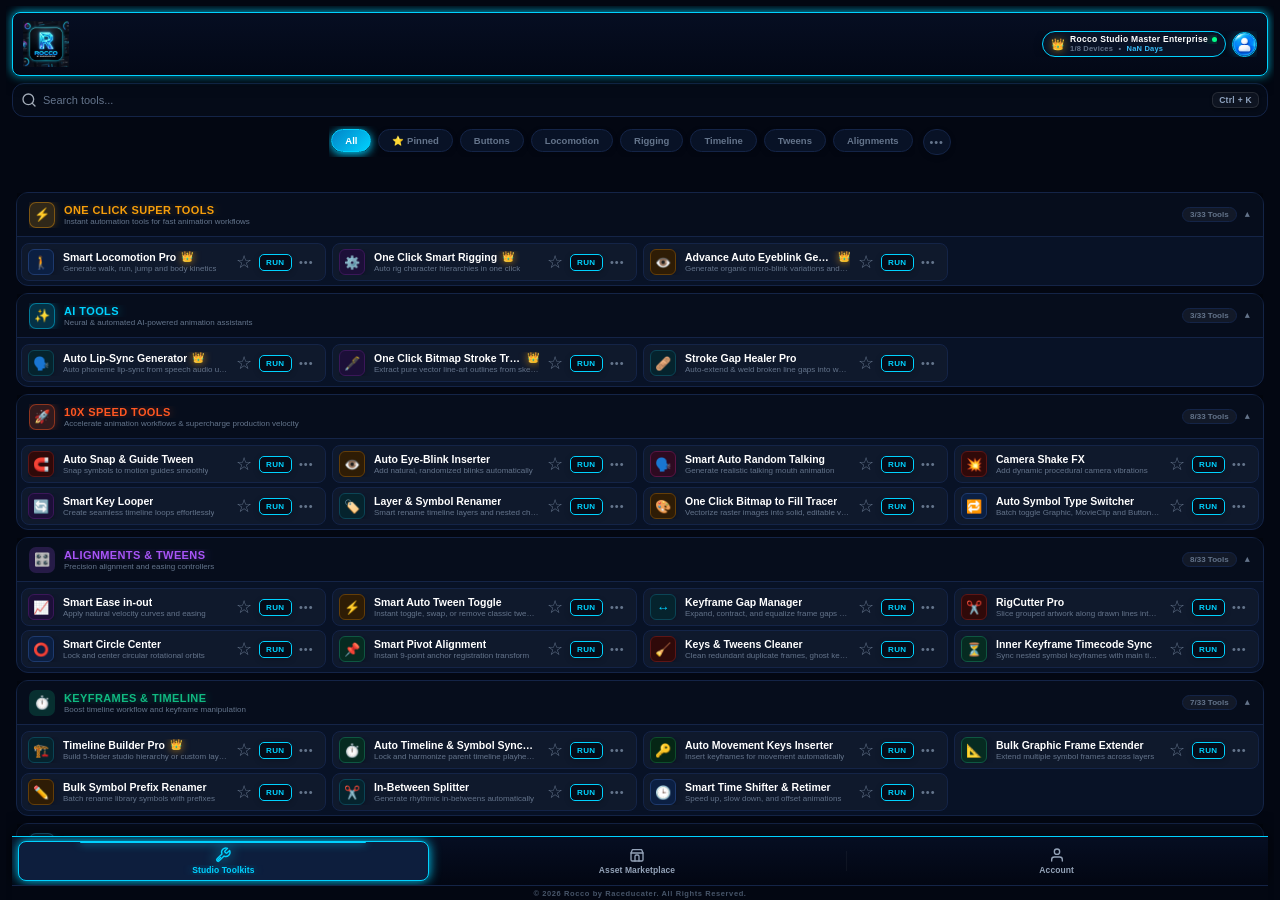
<file: index.html>
<!DOCTYPE html>
<html lang="en">
<head>
    <meta charset="utf-8">
    <script>
        (function() {
            try {

                var lastTab = localStorage.getItem('toonyug_last_active_tab');
                // No auto redirect
            } catch(e) {}
        })();
    </script>

    <title>Rocco by Raceducater - Studio Toolkits</title>
    <link rel="stylesheet" href="style.css">
    <script src="js/ty_lipsync_engine.js"></script>
    <script src="js/ty_lipsync_controller.js"></script>
    <script src="js/ty_tracer_engine.js"></script>
    <script src="js/ty_gap_healer.js"></script>
    <script src="js/libs/CSInterface.js"></script>
    <script src="js/ty_shortcuts.js"></script>
<style>

.ty-dual-cards-row {
    display: flex !important;
    gap: 8px !important;
    width: 100% !important;
    margin-bottom: 10px !important;
}

.ty-card-tile {
    flex: 1 1 0 !important;
    width: auto !important;
    min-width: 0 !important;
}


.card-gold-trial.trial-blocked {
    opacity: 0.45 !important;
    filter: grayscale(0.85) !important;
    cursor: not-allowed !important;
    pointer-events: none !important;
    border-color: #475569 !important;
    box-shadow: none !important;
}

.card-gold-trial.trial-blocked .tile-sub {
    color: #ef4444 !important;
    font-weight: 700 !important;
}
</style>
    <script src="js/rocco_license.js"></script>
    <script src="js/rocco_license_engine.js" defer></script>
    <script src="js/rocco_engine.js" defer></script>
    <script src="js/rocco_auth_modal.js" defer></script>
</head>
<body>

<!-- ================= 🔐 MASTER LOCK OVERLAY ================= -->
<div id="securityLockOverlay" class="lock-overlay" style="display: none !important; pointer-events: none !important; visibility: hidden !important;">

    <!-- ================= 🔑 1:1 CIRCULAR LICENSE VERIFYING LOADER ================= -->
<div id="verifyingBadge" class="ty-verifying-loader-card">
    <div class="ty-spinner-outer-wrap">
        <!-- 1. Faint Outer Track Ring -->
        <div class="ty-ring-track"></div>
        
        <!-- 2. Main Glowing Rotating Arc -->
        <div class="ty-ring-spinner"></div>
        
        <!-- 3. Soft Radial Glow behind Key -->
        <div class="ty-ring-pulse-glow"></div>
        
        <!-- 4. Center Key Icon -->
        <div class="ty-key-center-box">
            <img src="images/veification-loading-key-icon.png" 
                 onerror="this.onerror=null; this.src='veification-loading-key-icon.png';" 
                 alt="Verifying Key" 
                 class="ty-key-loading-img">
        </div>
    </div>

    <!-- Animated Verification Text -->
    <div class="ty-loader-text-group">
        <h3 class="ty-loader-title">
            Verifying License Key<span class="ty-dots-pulse"><span>.</span><span>.</span><span>.</span></span>
        </h3>
        <p class="ty-loader-subtitle">Please wait while we verify your license.</p>
    </div>
</div>

    <!-- 2. 🔐 CYBER-GLOSSY MASTER ACTIVATION CARD -->
    <div id="lockCardBox" class="ty-glass-lock-card" style="display: none;">
        <div class="corner-glow glow-top-left"></div>
        <div class="corner-glow glow-top-right"></div>

        <!-- HEADER -->
        <div class="ty-lock-header-row">
            <div class="ty-lock-icon-box">
                <svg viewBox="0 0 24 24" width="18" height="18" fill="none" stroke="#00d2ff" stroke-width="2.2" stroke-linecap="round" stroke-linejoin="round">
                    <rect x="3" y="11" width="18" height="11" rx="2" ry="2"></rect>
                    <path d="M7 11V7a5 5 0 0 1 10 0v4"></path>
                </svg>
            </div>
            <div class="ty-lock-header-text">
                <h2 class="ty-lock-title">License Key Verification</h2>
                <p class="ty-lock-subtitle">Unlock the full power of Rocco by Raceducater</p>
            </div>
        </div>

        <!-- INPUT FIELD -->
        <div class="ty-key-input-box">
            <svg class="input-icon-key" viewBox="0 0 24 24" width="15" height="15" fill="none" stroke="#64748b" stroke-width="2" stroke-linecap="round" stroke-linejoin="round">
                <path d="M21 2l-2 2m-1.5 1.5L14 9m-1.5 1.5l-2 2m-2-2l-2 2 2 2-2 2 2 2-3 3H3v-3l8.5-8.5"></path>
                <circle cx="16.5" cy="7.5" r="3.5"></circle>
            </svg>
            <input type="text" id="securityKeyInput" placeholder="Enter Your License Key (e.g. TY1M-XXXX-XXXX-XXXX)" autocomplete="off" onkeydown="if(event.key==='Enter') executeLicenseUnlock();">
            <button type="button" class="btn-paste-clipboard" onclick="pasteFromClipboard()" title="Paste from Clipboard">
                <svg viewBox="0 0 24 24" width="13" height="13" fill="none" stroke="currentColor" stroke-width="2" stroke-linecap="round" stroke-linejoin="round">
                    <rect x="9" y="9" width="13" height="13" rx="2" ry="2"></rect>
                    <path d="M5 15H4a2 2 0 0 1-2-2V4a2 2 0 0 1 2-2h9a2 2 0 0 1 2 2v1"></path>
                </svg>
            </button>
        </div>

        <!-- PRIMARY VERIFY BUTTON -->
        <button type="button" id="btnUnlockPanel" class="btn-verify-primary" onclick="executeLicenseUnlock();">
            <svg viewBox="0 0 24 24" width="14" height="14" fill="none" stroke="currentColor" stroke-width="2.4" stroke-linecap="round" stroke-linejoin="round">
                <path d="M12 22s8-4 8-10V5l-8-3-8 3v7c0 6 8 10 8 10z"></path>
                <polyline points="9 12 11 14 15 10"></polyline>
            </svg>
            <span>Verify Key &nbsp;→</span>
        </button>

        <!-- FEEDBACK MESSAGE -->
        <div id="lockErrorMsg" class="ty-lock-feedback"></div>

        <!-- DUAL CARDS (TRIAL & BUY) -->
        <div class="ty-dual-cards-row">
            <!-- TRIAL BUTTON: CLICK PAR POPUP KHOLEGA -->
            <div class="ty-card-tile card-gold-trial" id="btnStartTrial" onclick="openTrialAuthModal()">
                <div class="tile-icon-wrap icon-gold">👑</div>
                <div class="tile-text-wrap">
                    <b class="tile-title">14 Days Free Trial</b>
                    <span class="tile-sub">Explore All Features</span>
                </div>
            </div>

            <div class="ty-card-tile card-cyan-buy" onclick="openExternalLink('https://raceducater.com/')">
                <div class="tile-icon-wrap icon-cyan">
                    <svg viewBox="0 0 24 24" width="15" height="15" fill="currentColor">
                        <circle cx="9" cy="21" r="1.5"></circle>
                        <circle cx="20" cy="21" r="1.5"></circle>
                        <path d="M1 1h4l2.68 13.39a2 2 0 0 0 2 1.61h9.72a2 2 0 0 0 2-1.61L23 6H6"></path>
                    </svg>
                </div>
                <div class="tile-text-wrap">
                    <b class="tile-title">Don’t have a key?</b>
                    <span class="tile-sub text-cyan-highlight">Get Your License</span>
                </div>
            </div>
        </div>

        <!-- OR DIVIDER -->
        <div class="ty-or-divider">
            <span>OR</span>
        </div>

        <!-- TRIAD CARDS -->
        <div class="ty-triad-cards-row">
            <div class="ty-mini-card" onclick="restorePreviousSession()">
                <div class="mini-card-icon">
                    <svg viewBox="0 0 24 24" width="12" height="12" fill="none" stroke="currentColor" stroke-width="2.2" stroke-linecap="round" stroke-linejoin="round">
                        <path d="M23 4v6h-6"></path>
                        <path d="M20.49 15a9 9 0 1 1-2.12-9.36L23 10"></path>
                    </svg>
                </div>
                <b class="mini-card-title">Restore</b>
                <span class="mini-card-sub">Re-activate PC</span>
            </div>

            <div class="ty-mini-card" onclick="openExternalLink('https://raceducater.com/account/')">
                <div class="mini-card-icon">
                    <svg viewBox="0 0 24 24" width="12" height="12" fill="none" stroke="currentColor" stroke-width="2.2" stroke-linecap="round" stroke-linejoin="round">
                        <line x1="8" y1="6" x2="21" y2="6"></line>
                        <line x1="8" y1="12" x2="21" y2="12"></line>
                        <line x1="8" y1="18" x2="21" y2="18"></line>
                        <line x1="3" y1="6" x2="3.01" y2="6"></line>
                        <line x1="3" y1="12" x2="3.01" y2="12"></line>
                        <line x1="3" y1="18" x2="3.01" y2="18"></line>
                    </svg>
                </div>
                <b class="mini-card-title">Status</b>
                <span class="mini-card-sub">View Details</span>
            </div>

            <div class="ty-mini-card" onclick="openExternalLink('https://raceducater.com/support/')">
                <div class="mini-card-icon">
                    <svg viewBox="0 0 24 24" width="12" height="12" fill="none" stroke="currentColor" stroke-width="2.2" stroke-linecap="round" stroke-linejoin="round">
                        <circle cx="12" cy="12" r="10"></circle>
                        <path d="M9.09 9a3 3 0 0 1 5.83 1c0 2-3 3-3 3"></path>
                        <line x1="12" y1="17" x2="12.01" y2="17"></line>
                    </svg>
                </div>
                <b class="mini-card-title">Help</b>
                <span class="mini-card-sub">Key Guide</span>
            </div>
        </div>

        <!-- CONTACT SUPPORT BAR -->
        <div class="ty-support-bar" onclick="openWhatsApp()">
            <div class="support-bar-left">
                <div class="support-bar-headset">
                    <svg viewBox="0 0 24 24" width="13" height="13" fill="none" stroke="#38bdf8" stroke-width="2" stroke-linecap="round" stroke-linejoin="round">
                        <path d="M3 18v-6a9 9 0 0 1 18 0v6"></path>
                        <path d="M21 19a2 2 0 0 1-2 2h-1a2 2 0 0 1-2-2v-3a2 2 0 0 1 2-2h3zM3 19a2 2 0 0 0 2 2h1a2 2 0 0 0 2-2v-3a2 2 0 0 0-2-2H3z"></path>
                    </svg>
                </div>
                <div class="support-bar-info">
                    <b class="support-bar-title">Contact Support</b>
                    <span class="support-bar-sub">Get help from Raceducater Team</span>
                </div>
            </div>
            <span class="support-bar-chevron">›</span>
        </div>

    </div> <!-- lockCardBox end -->
</div> <!-- securityLockOverlay end -->

<!-- ================= CLEAN PROFESSIONAL HEADER & UPDATE NOTIFICATION TOAST ================= -->
<div id="topUpdateToast" class="top-update-toast" style="display: none !important;">
    <div class="toast-update-icon">
        <div class="toast-rocket-circle">🚀</div>
    </div>
    <div class="toast-update-info">
        <div class="toast-update-title">
            <span>NEW UPDATE AVAILABLE</span>
            <span id="updateVerBadge" class="toast-ver-pill">v2.1.0</span>
        </div>
        <div id="updateDescText" class="toast-update-msg">New Rigging Engine &amp; Speed Fixes!</div>
    </div>
    <div class="toast-update-actions">
        <button type="button" class="btn-toast-update" onclick="downloadUpdateClick()">⚡ Update</button>
        <button type="button" class="btn-toast-later" onclick="snoozeUpdateNotification()" title="Remind tomorrow">Later</button>
    </div>
</div>

<div class="panel-header-pro">
    <!-- LEFT: SIRF AAPKA ASLI PNG LOGO (NO EXTRA TEXT) -->
    <div class="pro-header-left">
    <div class="logo-wrapper">
        <img src="images/Rocco Master Logo.png" class="pro-logo-banner" alt="Rocco by Raceducater">
    </div>
</div>

    <!-- RIGHT: LIVE TIER PILL BADGE & CUSTOMER DP -->
    <div class="pro-header-right">
        <!-- TIER & LIVE DEVICE PILL BADGE -->
        <div class="pro-license-badge">
            <div class="badge-crown-icon">👑</div>
            <div class="badge-info-col">
                <div class="badge-tier-title">
                    <span id="hdrPlanTitle">Studio Master</span>
                    <span class="pulse-status-dot"></span>
                </div>
                <div class="badge-devices-text" id="hdrDeviceText">Dev Mode • All Tools Active</div>
            </div>
        </div>

        <!-- CUSTOMER DP / AVATAR -->
        <div class="user-avatar-wrap" onclick="openAccountFromHeader(event)" title="Account & Settings">
            <img id="userAvatarImg" src="images/My Account Icon.webp">
        </div>
    </div>
</div>

   <!-- 7-DAYS EXPIRY WARNING BANNER -->
    <div id="expiryWarningBanner" class="expiry-alert-box" style="display: none !important;">
        <div class="alert-content">
            <span>⚠️</span>
            <span id="alertDaysText">Plan expires in 7 days!</span>
        </div>
        <button class="btn-renew-fast" onclick="openExternalLink('https://raceducater.com/')">⚡ Renew Now</button>
        <span class="alert-close" onclick="closeWarningBanner()">✕</span>
    </div>


    <!-- ================= PRO SEARCH BAR (CTRL + K) ================= -->
    <div class="search-container-pro" onclick="document.getElementById('searchInput').focus()">
        <!-- Search SVG Icon (Crystal Sharp) -->
        <svg class="search-svg-icon" width="16" height="16" style="width:16px;height:16px;min-width:16px;min-height:16px;max-width:16px;max-height:16px;" viewBox="0 0 24 24" fill="none" stroke="currentColor" stroke-width="2" stroke-linecap="round" stroke-linejoin="round">
            <circle cx="11" cy="11" r="8"></circle>
            <line x1="21" y1="21" x2="16.65" y2="16.65"></line>
        </svg>

        <!-- Input Box -->
        <input type="text" id="searchInput" onkeyup="filterTools()" placeholder="Search tools..." autocomplete="off">

        <!-- Keyboard Shortcut Pill -->
        <div class="search-shortcut-pill">Ctrl + K</div>
    </div>

<!-- ================= 🏷️ STUDIO TOOLKITS CATEGORY FILTER ROW ================= -->
<div class="toolkit-cat-bar-wrap">
    <div class="toolkit-cat-scroll" id="toolkitCatScroll">
        <button type="button" class="tool-cat-pill active" onclick="filterStudioToolkit('all', this)">All</button>
        <button type="button" class="tool-cat-pill" onclick="filterStudioToolkit('fav', this)">⭐ Pinned</button>
	<button type="button" class="tool-cat-pill" onclick="filterStudioToolkit('buttons', this)">
    Buttons
</button>
        <button type="button" class="tool-cat-pill" onclick="filterStudioToolkit('locomotion', this)">Locomotion</button>
        <button type="button" class="tool-cat-pill" onclick="filterStudioToolkit('rigging', this)">Rigging</button>
        <button type="button" class="tool-cat-pill" onclick="filterStudioToolkit('timeline', this)">Timeline</button>
        <button type="button" class="tool-cat-pill" onclick="filterStudioToolkit('tweens', this)">Tweens</button>
        <button type="button" class="tool-cat-pill" onclick="filterStudioToolkit('align', this)">Alignments</button>
    </div>


    <!-- 3-Dots More Menu Button & Dropdown -->
    <div class="tool-cat-more-box" id="toolCatMoreBox">
        <button type="button" class="tool-cat-more-btn" id="btnToolCatMore" onclick="toggleCatMoreDropdown(event)" title="More Categories">
            •••
        </button>

        <!-- Dropdown Popup Menu -->
        <div class="tool-cat-dropdown-menu" id="toolCatDropdownMenu">
            <div class="cat-drop-item" onclick="selectDropdownCategory('camera', 'Camera & FX', this)">🎥 Camera &amp; FX</div>
            <div class="cat-drop-item" onclick="selectDropdownCategory('inbetween', 'In-Betweens', this)">✂️ In-Betweens</div>
            <div class="cat-drop-item" onclick="selectDropdownCategory('timecode', 'Sync & Loops', this)">⏳ Sync &amp; Loops</div>
            <div class="cat-drop-item" onclick="selectDropdownCategory('pro', 'Pro Tools Only 👑', this)">👑 Pro Master Tools</div>
        </div>
    </div>
</div>


<!-- 🎛️ BUTTONS MAIN VIEW (सिर्फ एक बार रहेगा) -->
<div id="buttonsMainView" class="buttons-main-view" style="display: none;">
    <div id="allToolsButtonsGrid" class="tools-icon-grid"></div>

    <div class="layer-dock-wrapper">
        <div class="layer-dock-header">
            <span class="layer-dock-title">Layer Control Buttons</span>
        </div>

        <div class="layer-action-toolbar" id="layerActionToolbar">
            <!-- 1. SELECT UP -->
            <button type="button" class="layer-quick-btn" onclick="tySelectUp()" title="Select Layer Above (Alt + ↑)">
                <div class="layer-icon-circle">
                    <svg viewBox="0 0 24 24" width="14" height="14" fill="none" stroke="currentColor" stroke-width="2.2">
                        <polyline points="18 15 12 9 6 15"></polyline>
                    </svg>
                </div>
                <span class="layer-btn-label">Select Up</span>
            </button>

            <!-- 2. SELECT DOWN -->
            <button type="button" class="layer-quick-btn" onclick="tySelectDown()" title="Select Layer Below (Alt + ↓)">
                <div class="layer-icon-circle">
                    <svg viewBox="0 0 24 24" width="14" height="14" fill="none" stroke="currentColor" stroke-width="2.2">
                        <polyline points="6 9 12 15 18 9"></polyline>
                    </svg>
                </div>
                <span class="layer-btn-label">Select Down</span>
            </button>

            <!-- 3. SHIFT UP -->
            <button type="button" class="layer-quick-btn" onclick="tyMoveUp()" title="Move Layer Upward (Ctrl + Alt + ↑)">
                <div class="layer-icon-circle">
                    <svg viewBox="0 0 24 24" width="14" height="14" fill="none" stroke="currentColor" stroke-width="2.2">
                        <polyline points="17 11 12 6 7 11"></polyline>
                        <polyline points="17 18 12 13 7 18"></polyline>
                    </svg>
                </div>
                <span class="layer-btn-label">Shift Up</span>
            </button>

            <!-- 4. SHIFT DOWN -->
            <button type="button" class="layer-quick-btn" onclick="tyMoveDown()" title="Move Layer Downward (Ctrl + Alt + ↓)">
                <div class="layer-icon-circle">
                    <svg viewBox="0 0 24 24" width="14" height="14" fill="none" stroke="currentColor" stroke-width="2.2">
                        <polyline points="7 13 12 18 17 13"></polyline>
                        <polyline points="7 6 12 11 17 6"></polyline>
                    </svg>
                </div>
                <span class="layer-btn-label">Shift Down</span>
            </button>

            <!-- 5. FOCUS LOCK -->
            <button type="button" class="layer-quick-btn" onclick="tyFocusLock()" title="Focus Mode: Lock All Other Layers">
                <div class="layer-icon-circle">
                    <svg viewBox="0 0 24 24" width="14" height="14" fill="none" stroke="currentColor" stroke-width="2.2">
                        <rect x="3" y="11" width="18" height="11" rx="2" ry="2"></rect>
                        <path d="M7 11V7a5 5 0 0 1 10 0v4"></path>
                    </svg>
                </div>
                <span class="layer-btn-label">Focus Lock</span>
            </button>

            <!-- 6. SOLO VIEW -->
            <button type="button" class="layer-quick-btn" onclick="tySoloView()" title="Solo View: Hide All Other Layers">
                <div class="layer-icon-circle">
                    <svg viewBox="0 0 24 24" width="14" height="14" fill="none" stroke="currentColor" stroke-width="2.2">
                        <path d="M1 12s4-8 11-8 11 8 11 8-4 8-11 8-11-8-11-8z"></path>
                        <circle cx="12" cy="7" r="4"></circle>
                    </svg>
                </div>
                <span class="layer-btn-label">Solo View</span>
            </button>

	   <button type="button" class="layer-quick-btn" onclick="runTYCmd('TY Layer and Symbol Renamer')" title="Smart Layer &amp; Symbol Renamer">
                <div class="layer-icon-circle">
                    <svg viewBox="0 0 24 24" width="14" height="14" fill="none" stroke="currentColor" stroke-width="2.2" stroke-linecap="round" stroke-linejoin="round">
                        <path d="M11 4H4a2 2 0 0 0-2 2v14a2 2 0 0 0 2 2h14a2 2 0 0 0 2-2v-7"></path>
                        <path d="M18.5 2.5a2.121 2.121 0 0 1 3 3L12 15l-4 1 1-4 9.5-9.5z"></path>
                    </svg>
                </div>
                <span class="layer-btn-label">Renamer</span>
            </button>

            <!-- 7. PURGE EMPTY -->
            <button type="button" class="layer-quick-btn" onclick="tyPurgeEmpty()" title="Purge Unused Empty Layers from Timeline">
                <div class="layer-icon-circle">
                    <svg viewBox="0 0 24 24" width="14" height="14" fill="none" stroke="currentColor" stroke-width="2.2">
                        <polyline points="3 6 5 6 21 6"></polyline>
                        <path d="M19 6v14a2 2 0 0 1-2 2H7a2 2 0 0 1-2-2V6m3 0V4a2 2 0 0 1 2-2h4a2 2 0 0 1 2 2v2"></path>
                    </svg>
                </div>
                <span class="layer-btn-label">Purge Empty</span>
            </button>
        </div>
    </div>
</div>


    <!-- ================= 🚀 INDUSTRY-GRADE PANEL CONTENT ================= -->
    <div class="panel-content" id="panelContentArea">

        <!-- ⭐ DYNAMIC FAVORITES CATEGORY (STAR CLICK PAR APNE AAP UPAR AAYEGA) -->
        <details id="catFavoritesBlock" class="category-block cat-theme-accent" style="display: none;" open>
            <summary class="cat-header">
                <div class="cat-header-left">
                    <div class="cat-badge-icon icon-fav-gold">⭐</div>
                    <div class="cat-title-wrap">
                        <span class="cat-main-title">FAVORITES &amp; PINNED</span>
                        <span class="cat-sub-title">Your quick-access essential toolkits</span>
                    </div>
                </div>
                <div class="cat-header-right">
                    <span class="cat-count-pill" id="favCountPill">0 Tools</span>
                    <span class="accordion-arrow">▼</span>
                </div>
            </summary>
            <div class="tool-list" id="favToolsContainer"></div>
        </details>

	

        <!-- 1. ONE CLICK SUPER TOOLS -->
        <details class="category-block cat-theme-super" open>
            <summary class="cat-header">
                <div class="cat-header-left">
                    <div class="cat-badge-icon icon-super">⚡</div>
                    <div class="cat-title-wrap">
                        <span class="cat-main-title">ONE CLICK SUPER TOOLS</span>
                        <span class="cat-sub-title">Instant automation tools for fast animation workflows</span>
                    </div>
                </div>
                <div class="cat-header-right">
                    <span class="cat-count-pill">3/33 Tools</span>
                    <span class="accordion-arrow">▼</span>
                </div>
            </summary>
            <div class="tool-list">

	<!-- Tool 1 Smart Locomotion PRO -->
                <div class="btn-tool" data-tool-id="smart_locomotion" data-tags="locomotion pro" onclick="selectTool(this, 'TY Smart Locomotion Pro')">
                    <div class="tool-left-col">
                        <div class="tool-icon-box ib-blue">🚶</div>
                        <div class="tool-info-col">
                            <div class="tool-title-row">
                                <span class="tool-name">Smart Locomotion Pro</span>
                                <span class="badge-crown" title="Pro Master Tool">👑</span>
                            </div>
                            <span class="tool-desc">Generate walk, run, jump and body kinetics</span>
                        </div>
                    </div>
                    <div class="tool-right-col" onclick="event.stopPropagation()">
                        <button type="button" class="btn-star-pin" onclick="toggleFavoriteTool('smart_locomotion', event)" title="Pin to Favorites">☆</button>
                        <button type="button" class="btn-run-action" onclick="executeRunButton(this, 'TY Smart Locomotion Pro', event)">RUN</button>
                        <button type="button" class="btn-dots-guide" onclick="openToolGuideModal('smart_locomotion', event)" title="Tool Guide &amp; Docs">•••</button>
                    </div>
                </div>

	<!-- Tool 2 (PRO) -->
                <div class="btn-tool" data-tool-id="one_click_rig" data-tags="rigging pro" onclick="selectTool(this, 'TY One Click Smart Rigging')">
                    <div class="tool-left-col">
                        <div class="tool-icon-box ib-purple">⚙️</div>
                        <div class="tool-info-col">
                            <div class="tool-title-row">
                                <span class="tool-name">One Click Smart Rigging</span>
                                <span class="badge-crown" title="Pro Master Tool">👑</span>
                            </div>
                            <span class="tool-desc">Auto rig character hierarchies in one click</span>
                        </div>
                    </div>
                    <div class="tool-right-col" onclick="event.stopPropagation()">
                        <button type="button" class="btn-star-pin" onclick="toggleFavoriteTool('one_click_rig', event)" title="Pin to Favorites">☆</button>
                        <button type="button" class="btn-run-action" onclick="executeRunButton(this, 'TY One Click Smart Rigging', event)">RUN</button>
                        <button type="button" class="btn-dots-guide" onclick="openToolGuideModal('one_click_rig', event)" title="Tool Guide &amp; Docs">•••</button>
                    </div>
                </div>

	<!-- Tool 3 -->
<div class="btn-tool" data-tool-id="adv_eyeblink" data-tags="locomotion rigging" onclick="selectTool(this, 'TY Advance Auto Eyeblink Generator')">
    <div class="tool-left-col">
        <div class="tool-icon-box ib-amber">👁️</div>
        <div class="tool-info-col">
            <div class="tool-title-row">
                <span class="tool-name">Advance Auto Eyeblink Generator</span>
		<span class="badge-crown" title="Pro Master Tool">👑</span>
            </div>
            <span class="tool-desc">Generate organic micro-blink variations and rhythmic eye holds</span>
        </div>
    </div>
    <div class="tool-right-col" onclick="event.stopPropagation()">
        <button type="button" class="btn-star-pin" onclick="toggleFavoriteTool('adv_eyeblink', event)" title="Pin to Favorites">☆</button>
        <button type="button" class="btn-run-action" onclick="executeRunButton(this, 'TY Advance Auto Eyeblink Generator', event)">RUN</button>
        <button type="button" class="btn-dots-guide" onclick="openToolGuideModal('adv_eyeblink', event)" title="Tool Guide &amp; Docs">•••</button>
    </div>
</div>
	    </div>
        </details>


        <!-- 2. AI TOOLS -->
        <details class="category-block cat-theme-ai" open>
            <summary class="cat-header">
                <div class="cat-header-left">
                    <div class="cat-badge-icon icon-ai">✨</div>
                    <div class="cat-title-wrap">
                        <span class="cat-main-title">AI TOOLS</span>
                        <span class="cat-sub-title">Neural &amp; automated AI-powered animation assistants</span>
                    </div>
                </div>
                <div class="cat-header-right">
                    <span class="cat-count-pill">3/33 Tools</span>
                    <span class="accordion-arrow">▼</span>
                </div>
            </summary>
            <div class="tool-list">

		<!-- Tool 1: AI Auto Lip-Sync Generator -->
<div class="btn-tool" data-tool-id="auto_lipsync_ai" data-tags="locomotion rigging" onclick="openLipSyncModal()">
    <div class="tool-left-col">
        <div class="tool-icon-box ib-cyan">🗣️</div>
        <div class="tool-info-col">
            <div class="tool-title-row">
                <span class="tool-name">Auto Lip-Sync Generator</span>
                <span class="badge-crown" title="Pro Master Tool">👑</span>
            </div>
            <span class="tool-desc">Auto phoneme lip-sync from speech audio using Rhubarb & AI</span>
        </div>
    </div>
    <div class="tool-right-col" onclick="event.stopPropagation()">
        <button type="button" class="btn-star-pin" onclick="toggleFavoriteTool('auto_lipsync_ai', event)" title="Pin to Favorites">☆</button>
        <button type="button" class="btn-run-action" onclick="openLipSyncModal()">RUN</button>
<button type="button" class="btn-dots-guide" onclick="openToolGuideModal('auto_lipsync_ai', event)" title="Tool Guide &amp; Docs">•••</button>
    		    </div>
		</div>

	<!-- Tool 2: One Click Bitmap Stroke Tracer (Clean & Production Ready) -->
<div class="btn-tool" data-tool-id="bitmap_stroke_tracer" data-tags="align" onclick="executeSingleLineTracer(this)">
    <div class="tool-left-col">
        <div class="tool-icon-box ib-purple">🖋️</div>
        <div class="tool-info-col">
            <div class="tool-title-row">
                <span class="tool-name">One Click Bitmap Stroke Tracer</span>
		<span class="badge-crown" title="Pro Master Tool">👑</span>
            </div>
            <span class="tool-desc">Extract pure vector line-art outlines from sketches and raster inks</span>
        </div>
    </div>
    <div class="tool-right-col" onclick="event.stopPropagation()">
        <button type="button" class="btn-star-pin" onclick="toggleFavoriteTool('bitmap_stroke_tracer', event)" title="Pin to Favorites">☆</button>
        <button type="button" class="btn-run-action" onclick="executeSingleLineTracer(this)">RUN</button>
        <button type="button" class="btn-dots-guide" onclick="openToolGuideModal('bitmap_stroke_tracer', event)" title="Tool Guide &amp; Docs">•••</button>
    </div>
</div>

	<!-- Tool 3: Smart AI Vector Gap Healer Pro (Watertight Seal) -->
		<div class="btn-tool" data-tool-id="ai_gap_healer" data-tags="align tweens pro" onclick="executeAiGapHealer(this)">
		    <div class="tool-left-col">
		        <div class="tool-icon-box ib-cyan">🩹</div>
		        <div class="tool-info-col">
		            <div class="tool-title-row">
		                <span class="tool-name">Stroke Gap Healer Pro</span>
		            </div>
		            <span class="tool-desc">Auto-extend & weld broken line gaps into watertight vector shapes</span>
		        </div>
		    </div>
		    <div class="tool-right-col" onclick="event.stopPropagation()">
		        <button type="button" class="btn-star-pin" onclick="toggleFavoriteTool('ai_gap_healer', event)" title="Pin to Favorites">☆</button>
		        <button type="button" class="btn-run-action" onclick="executeAiGapHealer(this)">RUN</button>
		        <button type="button" class="btn-dots-guide" onclick="openToolGuideModal('ai_gap_healer', event)" title="Tool Guide &amp; Docs">•••</button>
		    </div>
		</div>
		</div>
        </details>


	<!-- 3. 10X SPEED TOOLS -->
        <details class="category-block cat-theme-speed" open>
            <summary class="cat-header">
                <div class="cat-header-left">
                    <div class="cat-badge-icon icon-speed">🚀</div>
                    <div class="cat-title-wrap">
                        <span class="cat-main-title">10X SPEED TOOLS</span>
                        <span class="cat-sub-title">Accelerate animation workflows &amp; supercharge production velocity</span>
                    </div>
                </div>
                <div class="cat-header-right">
                    <span class="cat-count-pill">8/33 Tools</span>
                    <span class="accordion-arrow">▼</span>
                </div>
            </summary>
            <div class="tool-list">

	<!-- Tool 1 -->
                <div class="btn-tool" data-tool-id="snap_guide" data-tags="tweens align" onclick="selectTool(this, 'TY Auto Snap and Guide Tween')">
                    <div class="tool-left-col">
                        <div class="tool-icon-box ib-red">🧲</div>
                        <div class="tool-info-col">
                            <div class="tool-title-row">
                                <span class="tool-name">Auto Snap &amp; Guide Tween</span>
                            </div>
                            <span class="tool-desc">Snap symbols to motion guides smoothly</span>
                        </div>
                    </div>
                    <div class="tool-right-col" onclick="event.stopPropagation()">
                        <button type="button" class="btn-star-pin" onclick="toggleFavoriteTool('snap_guide', event)" title="Pin to Favorites">☆</button>
                        <button type="button" class="btn-run-action" onclick="executeRunButton(this, 'TY Auto Snap and Guide Tween', event)">RUN</button>
                        <button type="button" class="btn-dots-guide" onclick="openToolGuideModal('snap_guide', event)" title="Tool Guide &amp; Docs">•••</button>
                    </div>
                </div>

	<!-- Tool 2 -->
                <div class="btn-tool" data-tool-id="eye_blink" data-tags="locomotion rigging" onclick="selectTool(this, 'TY Auto Eye-Blink Inserter')">
                    <div class="tool-left-col">
                        <div class="tool-icon-box ib-amber">👁️</div>
                        <div class="tool-info-col">
                            <div class="tool-title-row">
                                <span class="tool-name">Auto Eye-Blink Inserter</span>
                            </div>
                            <span class="tool-desc">Add natural, randomized blinks automatically</span>
                        </div>
                    </div>
                    <div class="tool-right-col" onclick="event.stopPropagation()">
                        <button type="button" class="btn-star-pin" onclick="toggleFavoriteTool('eye_blink', event)" title="Pin to Favorites">☆</button>
                        <button type="button" class="btn-run-action" onclick="executeRunButton(this, 'TY Auto Eye-Blink Inserter', event)">RUN</button>
                        <button type="button" class="btn-dots-guide" onclick="openToolGuideModal('eye_blink', event)" title="Tool Guide &amp; Docs">•••</button>
                    </div>
                </div>

	<!-- Tool 3 -->
                <div class="btn-tool" data-tool-id="auto_talking" data-tags="locomotion" onclick="selectTool(this, 'TY Smart Auto Random Talking')">
                    <div class="tool-left-col">
                        <div class="tool-icon-box ib-pink">🗣️</div>
                        <div class="tool-info-col">
                            <div class="tool-title-row">
                                <span class="tool-name">Smart Auto Random Talking</span>
                            </div>
                            <span class="tool-desc">Generate realistic talking mouth animation</span>
                        </div>
                    </div>
                    <div class="tool-right-col" onclick="event.stopPropagation()">
                        <button type="button" class="btn-star-pin" onclick="toggleFavoriteTool('auto_talking', event)" title="Pin to Favorites">☆</button>
                        <button type="button" class="btn-run-action" onclick="executeRunButton(this, 'TY Smart Auto Random Talking', event)">RUN</button>
                        <button type="button" class="btn-dots-guide" onclick="openToolGuideModal('auto_talking', event)" title="Tool Guide &amp; Docs">•••</button>
                    </div>
                </div>

	<!-- Tool 4 -->
                <div class="btn-tool" data-tool-id="camera_shake" data-tags="camera timeline" onclick="selectTool(this, 'TY Camera Shake FX')">
                    <div class="tool-left-col">
                        <div class="tool-icon-box ib-red">💥</div>
                        <div class="tool-info-col">
                            <div class="tool-title-row">
                                <span class="tool-name">Camera Shake FX</span>
                            </div>
                            <span class="tool-desc">Add dynamic procedural camera vibrations</span>
                        </div>
                    </div>
                    <div class="tool-right-col" onclick="event.stopPropagation()">
                        <button type="button" class="btn-star-pin" onclick="toggleFavoriteTool('camera_shake', event)" title="Pin to Favorites">☆</button>
                        <button type="button" class="btn-run-action" onclick="executeRunButton(this, 'TY Camera Shake FX', event)">RUN</button>
                        <button type="button" class="btn-dots-guide" onclick="openToolGuideModal('camera_shake', event)" title="Tool Guide &amp; Docs">•••</button>
                    </div>
                </div>

	<!-- Tool 5 -->
                <div class="btn-tool" data-tool-id="key_looper" data-tags="timeline timecode" onclick="selectTool(this, 'TY Smart Key Looper')">
                    <div class="tool-left-col">
                        <div class="tool-icon-box ib-purple">🔄</div>
                        <div class="tool-info-col">
                            <div class="tool-title-row">
                                <span class="tool-name">Smart Key Looper</span>
                            </div>
                            <span class="tool-desc">Create seamless timeline loops effortlessly</span>
                        </div>
                    </div>
                    <div class="tool-right-col" onclick="event.stopPropagation()">
                        <button type="button" class="btn-star-pin" onclick="toggleFavoriteTool('key_looper', event)" title="Pin to Favorites">☆</button>
                        <button type="button" class="btn-run-action" onclick="executeRunButton(this, 'TY Smart Key Looper', event)">RUN</button>
                        <button type="button" class="btn-dots-guide" onclick="openToolGuideModal('key_looper', event)" title="Tool Guide &amp; Docs">•••</button>
                    </div>
                </div>

	<!-- Tool 6: TY Layer and Symbol Renamer -->
                <div class="btn-tool" data-tool-id="layer_symbol_renamer" data-tags="timeline keyframes pro renamer" onclick="selectTool(this, 'TY Layer and Symbol Renamer')">
                    <div class="tool-left-col">
                        <div class="tool-icon-box ib-cyan">🏷️</div>
                        <div class="tool-info-col">
                            <div class="tool-title-row">
                                <span class="tool-name">Layer &amp; Symbol Renamer</span>
                            </div>
                            <span class="tool-desc">Smart rename timeline layers and nested character rig symbols</span>
                        </div>
                    </div>
                    <div class="tool-right-col" onclick="event.stopPropagation()">
                        <button type="button" class="btn-star-pin" onclick="toggleFavoriteTool('layer_symbol_renamer', event)" title="Pin to Favorites">☆</button>
                        <button type="button" class="btn-run-action" onclick="executeRunButton(this, 'TY Layer and Symbol Renamer', event)">RUN</button>
                        <button type="button" class="btn-dots-guide" onclick="openToolGuideModal('layer_symbol_renamer', event)" title="Tool Guide &amp; Docs">•••</button>
                    </div>
                </div>

	<!-- Tool 7: Bbitmap to Fill Tracer -->
<div class="btn-tool" data-tool-id="bitmap_fill_tracer" data-tags="align" onclick="selectTool(this, 'TY One Click Bitmap to Fill Tracer')">
    <div class="tool-left-col">
        <div class="tool-icon-box ib-amber">🎨</div>
        <div class="tool-info-col">
            <div class="tool-title-row">
                <span class="tool-name">One Click Bitmap to Fill Tracer</span>
            </div>
            <span class="tool-desc">Vectorize raster images into solid, editable vector color fills</span>
        </div>
    </div>
    <div class="tool-right-col" onclick="event.stopPropagation()">
        <button type="button" class="btn-star-pin" onclick="toggleFavoriteTool('bitmap_fill_tracer', event)" title="Pin to Favorites">☆</button>
        <button type="button" class="btn-run-action" onclick="executeRunButton(this, 'TY One Click Bitmap to Fill Tracer', event)">RUN</button>
        <button type="button" class="btn-dots-guide" onclick="openToolGuideModal('bitmap_fill_tracer', event)" title="Tool Guide &amp; Docs">•••</button>
    </div>
</div>

	<!-- Tool 8 -->
<div class="btn-tool" data-tool-id="symbol_type_switcher" data-tags="align timeline" onclick="selectTool(this, 'TY Auto Symbol Type Switcher')">
    <div class="tool-left-col">
        <div class="tool-icon-box ib-blue">🔁</div>
        <div class="tool-info-col">
            <div class="tool-title-row">
                <span class="tool-name">Auto Symbol Type Switcher</span>
            </div>
            <span class="tool-desc">Batch toggle Graphic, MovieClip and Button instances seamlessly</span>
        </div>
    </div>
    <div class="tool-right-col" onclick="event.stopPropagation()">
        <button type="button" class="btn-star-pin" onclick="toggleFavoriteTool('symbol_type_switcher', event)" title="Pin to Favorites">☆</button>
        <button type="button" class="btn-run-action" onclick="executeRunButton(this, 'TY Auto Symbol Type Switcher', event)">RUN</button>
        <button type="button" class="btn-dots-guide" onclick="openToolGuideModal('symbol_type_switcher', event)" title="Tool Guide &amp; Docs">•••</button>
		    </div>
		</div>
	    </div>
        </details>


	<!-- 4. ALIGHNEMENTS & TWEENS -->
        <details class="category-block cat-theme-purple" open>
            <summary class="cat-header">
                <div class="cat-header-left">
                    <div class="cat-badge-icon icon-purple">🎛️</div>
                    <div class="cat-title-wrap">
                        <span class="cat-main-title">ALIGNMENTS &amp; TWEENS</span>
                        <span class="cat-sub-title">Precision alignment and easing controllers</span>
                    </div>
                </div>
                <div class="cat-header-right">
                    <span class="cat-count-pill">8/33 Tools</span>
                    <span class="accordion-arrow">▼</span>
                </div>
            </summary>
            <div class="tool-list">

	<!-- Tool 1 -->
                <div class="btn-tool" data-tool-id="smart_ease" data-tags="tweens" onclick="selectTool(this, 'TY Smart Ease in-out')">
                    <div class="tool-left-col">
                        <div class="tool-icon-box ib-purple">📈</div>
                        <div class="tool-info-col">
                            <div class="tool-title-row">
                                <span class="tool-name">Smart Ease in-out</span>
                            </div>
                            <span class="tool-desc">Apply natural velocity curves and easing</span>
                        </div>
                    </div>
                    <div class="tool-right-col" onclick="event.stopPropagation()">
                        <button type="button" class="btn-star-pin" onclick="toggleFavoriteTool('smart_ease', event)" title="Pin to Favorites">☆</button>
                        <button type="button" class="btn-run-action" onclick="executeRunButton(this, 'TY Smart Ease in-out', event)">RUN</button>
                        <button type="button" class="btn-dots-guide" onclick="openToolGuideModal('smart_ease', event)" title="Tool Guide &amp; Docs">•••</button>
                    </div>
                </div>

	<!-- Tool 2 -->
                <div class="btn-tool" data-tool-id="auto_tween_toggle" data-tags="tweens" onclick="selectTool(this, 'TY Smart Auto Tween Toggle')">
                    <div class="tool-left-col">
                        <div class="tool-icon-box ib-amber">⚡</div>
                        <div class="tool-info-col">
                            <div class="tool-title-row">
                                <span class="tool-name">Smart Auto Tween Toggle</span>
                            </div>
                            <span class="tool-desc">Instant toggle, swap, or remove classic tweens</span>
                        </div>
                    </div>
                    <div class="tool-right-col" onclick="event.stopPropagation()">
                        <button type="button" class="btn-star-pin" onclick="toggleFavoriteTool('auto_tween_toggle', event)" title="Pin to Favorites">☆</button>
                        <button type="button" class="btn-run-action" onclick="executeRunButton(this, 'TY Smart Auto Tween Toggle', event)">RUN</button>
                        <button type="button" class="btn-dots-guide" onclick="openToolGuideModal('auto_tween_toggle', event)" title="Tool Guide &amp; Docs">•••</button>
                    </div>
                </div>

	<!-- Tool 3: Keyframe Gap Manager -->
<div class="btn-tool" data-tool-id="keyframe_gap_manager" data-tags="timeline keyframes" onclick="selectTool(this, 'TY Keyframe Gap Manager')">
    <div class="tool-left-col">
        <div class="tool-icon-box ib-cyan">↔️</div>
        <div class="tool-info-col">
            <div class="tool-title-row">
                <span class="tool-name">Keyframe Gap Manager</span>
            </div>
            <span class="tool-desc">Expand, contract, and equalize frame gaps between keys</span>
        </div>
    </div>
    <div class="tool-right-col" onclick="event.stopPropagation()">
        <button type="button" class="btn-star-pin" onclick="toggleFavoriteTool('keyframe_gap_manager', event)" title="Pin to Favorites">☆</button>
        <button type="button" class="btn-run-action" onclick="executeRunButton(this, 'TY Keyframe Gap Manager', event)">RUN</button>
        <button type="button" class="btn-dots-guide" onclick="openToolGuideModal('keyframe_gap_manager', event)" title="Tool Guide &amp; Docs">•••</button>
    </div>
</div>

	<!-- Tool 4: TY RigCutter Pro -->
<div class="btn-tool" data-tool-id="rig_cutter" data-tags="rigging locomotion pro" onclick="selectTool(this, 'TY RigCutter Pro')">
    <div class="tool-left-col">
        <div class="tool-icon-box ib-red">✂️</div>
        <div class="tool-info-col">
            <div class="tool-title-row">
                <span class="tool-name">RigCutter Pro</span>
            </div>
            <span class="tool-desc">Slice grouped artwork along drawn lines into rig parts</span>
        </div>
    </div>
    <div class="tool-right-col" onclick="event.stopPropagation()">
        <button type="button" class="btn-star-pin" onclick="toggleFavoriteTool('rig_cutter', event)" title="Pin to Favorites">☆</button>
        <button type="button" class="btn-run-action" onclick="executeRunButton(this, 'TY RigCutter Pro', event)">RUN</button>
        <button type="button" class="btn-dots-guide" onclick="openToolGuideModal('rig_cutter', event)" title="Tool Guide &amp; Docs">•••</button>
    </div>
</div>

	<!-- Tool 5 -->
                <div class="btn-tool" data-tool-id="circle_center" data-tags="align" onclick="selectTool(this, 'TY Smart Circle Center')">
                    <div class="tool-left-col">
                        <div class="tool-icon-box ib-blue">⭕</div>
                        <div class="tool-info-col">
                            <div class="tool-title-row">
                                <span class="tool-name">Smart Circle Center</span>
                            </div>
                            <span class="tool-desc">Lock and center circular rotational orbits</span>
                        </div>
                    </div>
                    <div class="tool-right-col" onclick="event.stopPropagation()">
                        <button type="button" class="btn-star-pin" onclick="toggleFavoriteTool('circle_center', event)" title="Pin to Favorites">☆</button>
                        <button type="button" class="btn-run-action" onclick="executeRunButton(this, 'TY Smart Circle Center', event)">RUN</button>
                        <button type="button" class="btn-dots-guide" onclick="openToolGuideModal('circle_center', event)" title="Tool Guide &amp; Docs">•••</button>
                    </div>
                </div>

	<!-- Tool 6 -->
                <div class="btn-tool" data-tool-id="pivot_align" data-tags="align" onclick="selectTool(this, 'TY Smart Pivot Alignment')">
                    <div class="tool-left-col">
                        <div class="tool-icon-box ib-emerald">📌</div>
                        <div class="tool-info-col">
                            <div class="tool-title-row">
                                <span class="tool-name">Smart Pivot Alignment</span>
                            </div>
                            <span class="tool-desc">Instant 9-point anchor registration transform</span>
                        </div>
                    </div>
                    <div class="tool-right-col" onclick="event.stopPropagation()">
                        <button type="button" class="btn-star-pin" onclick="toggleFavoriteTool('pivot_align', event)" title="Pin to Favorites">☆</button>
                        <button type="button" class="btn-run-action" onclick="executeRunButton(this, 'TY Smart Pivot Alignment', event)">RUN</button>
                        <button type="button" class="btn-dots-guide" onclick="openToolGuideModal('pivot_align', event)" title="Tool Guide &amp; Docs">•••</button>
                    </div>
                </div>

	<!-- Tool 7 -->
<div class="btn-tool" data-tool-id="keys_tweens_cleaner" data-tags="timeline tweens" onclick="selectTool(this, 'TY Keys and Tweens Cleaner')">
    <div class="tool-left-col">
        <div class="tool-icon-box ib-red">🧹</div>
        <div class="tool-info-col">
            <div class="tool-title-row">
                <span class="tool-name">Keys &amp; Tweens Cleaner</span>
            </div>
            <span class="tool-desc">Clean redundant duplicate frames, ghost keys and broken classic tweens</span>
        </div>
    </div>
    <div class="tool-right-col" onclick="event.stopPropagation()">
        <button type="button" class="btn-star-pin" onclick="toggleFavoriteTool('keys_tweens_cleaner', event)" title="Pin to Favorites">☆</button>
        <button type="button" class="btn-run-action" onclick="executeRunButton(this, 'TY Keys and Tweens Cleaner', event)">RUN</button>
        <button type="button" class="btn-dots-guide" onclick="openToolGuideModal('keys_tweens_cleaner', event)" title="Tool Guide &amp; Docs">•••</button>
    </div>
</div>

	<!-- Tool 8 -->
                <div class="btn-tool" data-tool-id="timecode_sync" data-tags="timeline timecode" onclick="selectTool(this, 'TY Inner Keyframe Timecode Sync')">
                    <div class="tool-left-col">
                        <div class="tool-icon-box ib-emerald">⏳</div>
                        <div class="tool-info-col">
                            <div class="tool-title-row">
                                <span class="tool-name">Inner Keyframe Timecode Sync</span>
                            </div>
                            <span class="tool-desc">Sync nested symbol keyframes with main timeline</span>
                        </div>
                    </div>
                    <div class="tool-right-col" onclick="event.stopPropagation()">
                        <button type="button" class="btn-star-pin" onclick="toggleFavoriteTool('timecode_sync', event)" title="Pin to Favorites">☆</button>
                        <button type="button" class="btn-run-action" onclick="executeRunButton(this, 'TY Inner Keyframe Timecode Sync', event)">RUN</button>
                        <button type="button" class="btn-dots-guide" onclick="openToolGuideModal('timecode_sync', event)" title="Tool Guide &amp; Docs">•••</button>
                    </div>
                </div>
	      </div>
        </details>


	<!-- 5. KEYFRAMES & TIMELINE -->
        <details class="category-block cat-theme-green" open>
            <summary class="cat-header">
                <div class="cat-header-left">
                    <div class="cat-badge-icon icon-green">⏱️</div>
                    <div class="cat-title-wrap">
                        <span class="cat-main-title">KEYFRAMES &amp; TIMELINE</span>
                        <span class="cat-sub-title">Boost timeline workflow and keyframe manipulation</span>
                    </div>
                </div>
                <div class="cat-header-right">
                    <span class="cat-count-pill">7/33 Tools</span>
                    <span class="accordion-arrow">▼</span>
                </div>
            </summary>
            <div class="tool-list">


		<!-- Tool 1: TY Timeline Builder Pro -->
                <div class="btn-tool" data-tool-id="timeline_builder_pro" data-tags="timeline keyframes pro builder" onclick="selectTool(this, 'TY Timeline Builder Pro')">
                    <div class="tool-left-col">
                        <div class="tool-icon-box ib-cyan">🏗️</div>
                        <div class="tool-info-col">
                            <div class="tool-title-row">
                                <span class="tool-name">Timeline Builder Pro</span>
                                <span class="badge-crown" title="Pro Master Tool">👑</span>
                            </div>
                            <span class="tool-desc">Build 5-folder studio hierarchy or custom layer setups</span>
                        </div>
                    </div>
                    <div class="tool-right-col" onclick="event.stopPropagation()">
                        <button type="button" class="btn-star-pin" onclick="toggleFavoriteTool('timeline_builder_pro', event)" title="Pin to Favorites">☆</button>
                        <button type="button" class="btn-run-action" onclick="executeRunButton(this, 'TY Timeline Builder Pro', event)">RUN</button>
                        <button type="button" class="btn-dots-guide" onclick="openToolGuideModal('timeline_builder_pro', event)" title="Tool Guide &amp; Docs">•••</button>
                    </div>
                </div>

		<!-- Tool 2 -->
<div class="btn-tool" data-tool-id="timeline_symbol_sync" data-tags="timeline timecode" onclick="selectTool(this, 'TY Auto Timeline and Symbol Synchronizer')">
    <div class="tool-left-col">
        <div class="tool-icon-box ib-emerald">⏱️</div>
        <div class="tool-info-col">
            <div class="tool-title-row">
                <span class="tool-name">Auto Timeline &amp; Symbol Synchronizer</span>
            </div>
            <span class="tool-desc">Lock and harmonize parent timeline playheads with nested loops</span>
        </div>
    </div>
    <div class="tool-right-col" onclick="event.stopPropagation()">
        <button type="button" class="btn-star-pin" onclick="toggleFavoriteTool('timeline_symbol_sync', event)" title="Pin to Favorites">☆</button>
        <button type="button" class="btn-run-action" onclick="executeRunButton(this, 'TY Auto Timeline and Symbol Synchronizer', event)">RUN</button>
        <button type="button" class="btn-dots-guide" onclick="openToolGuideModal('timeline_symbol_sync', event)" title="Tool Guide &amp; Docs">•••</button>
    </div>
</div>

                <!-- Tool 3 -->
                <div class="btn-tool" data-tool-id="auto_movement_keys" data-tags="timeline" onclick="selectTool(this, 'TY Auto Movement Keys Inserter')">
                    <div class="tool-left-col">
                        <div class="tool-icon-box ib-green">🔑</div>
                        <div class="tool-info-col">
                            <div class="tool-title-row">
                                <span class="tool-name">Auto Movement Keys Inserter</span>
                            </div>
                            <span class="tool-desc">Insert keyframes for movement automatically</span>
                        </div>
                    </div>
                    <div class="tool-right-col" onclick="event.stopPropagation()">
                        <button type="button" class="btn-star-pin" onclick="toggleFavoriteTool('auto_movement_keys', event)" title="Pin to Favorites">☆</button>
                        <button type="button" class="btn-run-action" onclick="executeRunButton(this, 'TY Auto Movement Keys Inserter', event)">RUN</button>
                        <button type="button" class="btn-dots-guide" onclick="openToolGuideModal('auto_movement_keys', event)" title="Tool Guide &amp; Docs">•••</button>
                    </div>
                </div>

                <!-- Tool 4 -->
                <div class="btn-tool" data-tool-id="frame_extender" data-tags="timeline" onclick="selectTool(this, 'TY Bulk Graphic Frame Extender')">
                    <div class="tool-left-col">
                        <div class="tool-icon-box ib-emerald">📐</div>
                        <div class="tool-info-col">
                            <div class="tool-title-row">
                                <span class="tool-name">Bulk Graphic Frame Extender</span>
                            </div>
                            <span class="tool-desc">Extend multiple symbol frames across layers</span>
                        </div>
                    </div>
                    <div class="tool-right-col" onclick="event.stopPropagation()">
                        <button type="button" class="btn-star-pin" onclick="toggleFavoriteTool('frame_extender', event)" title="Pin to Favorites">☆</button>
                        <button type="button" class="btn-run-action" onclick="executeRunButton(this, 'TY Bulk Graphic Frame Extender', event)">RUN</button>
                        <button type="button" class="btn-dots-guide" onclick="openToolGuideModal('frame_extender', event)" title="Tool Guide &amp; Docs">•••</button>
                    </div>
                </div>

                <!-- Tool 5 -->
                <div class="btn-tool" data-tool-id="prefix_renamer" data-tags="timeline" onclick="selectTool(this, 'TY Bulk Symbol Prefix Renamer')">
                    <div class="tool-left-col">
                        <div class="tool-icon-box ib-amber">✏️</div>
                        <div class="tool-info-col">
                            <div class="tool-title-row">
                                <span class="tool-name">Bulk Symbol Prefix Renamer</span>
                            </div>
                            <span class="tool-desc">Batch rename library symbols with prefixes</span>
                        </div>
                    </div>
                    <div class="tool-right-col" onclick="event.stopPropagation()">
                        <button type="button" class="btn-star-pin" onclick="toggleFavoriteTool('prefix_renamer', event)" title="Pin to Favorites">☆</button>
                        <button type="button" class="btn-run-action" onclick="executeRunButton(this, 'TY Bulk Symbol Prefix Renamer', event)">RUN</button>
                        <button type="button" class="btn-dots-guide" onclick="openToolGuideModal('prefix_renamer', event)" title="Tool Guide &amp; Docs">•••</button>
                    </div>
                </div>

                <!-- Tool 6 -->
                <div class="btn-tool" data-tool-id="in_between_splitter" data-tags="timeline inbetween" onclick="selectTool(this, 'TY In-Between Splitter')">
                    <div class="tool-left-col">
                        <div class="tool-icon-box ib-cyan">✂️</div>
                        <div class="tool-info-col">
                            <div class="tool-title-row">
                                <span class="tool-name">In-Between Splitter</span>
                            </div>
                            <span class="tool-desc">Generate rhythmic in-betweens automatically</span>
                        </div>
                    </div>
                    <div class="tool-right-col" onclick="event.stopPropagation()">
                        <button type="button" class="btn-star-pin" onclick="toggleFavoriteTool('in_between_splitter', event)" title="Pin to Favorites">☆</button>
                        <button type="button" class="btn-run-action" onclick="executeRunButton(this, 'TY In-Between Splitter', event)">RUN</button>
                        <button type="button" class="btn-dots-guide" onclick="openToolGuideModal('in_between_splitter', event)" title="Tool Guide &amp; Docs">•••</button>
                    </div>
                </div>

                

                <!-- Tool 7 -->
                <div class="btn-tool" data-tool-id="time_shifter" data-tags="timeline" onclick="selectTool(this, 'TY Smart Time Shifter and Retimer')">
                    <div class="tool-left-col">
                        <div class="tool-icon-box ib-blue">🕒</div>
                        <div class="tool-info-col">
                            <div class="tool-title-row">
                                <span class="tool-name">Smart Time Shifter &amp; Retimer</span>
                            </div>
                            <span class="tool-desc">Speed up, slow down, and offset animations</span>
                        </div>
                    </div>
                    <div class="tool-right-col" onclick="event.stopPropagation()">
                        <button type="button" class="btn-star-pin" onclick="toggleFavoriteTool('time_shifter', event)" title="Pin to Favorites">☆</button>
                        <button type="button" class="btn-run-action" onclick="executeRunButton(this, 'TY Smart Time Shifter and Retimer', event)">RUN</button>
                        <button type="button" class="btn-dots-guide" onclick="openToolGuideModal('time_shifter', event)" title="Tool Guide &amp; Docs">•••</button>
                    </div>
                </div>
            </div>
        </details>


	<!-- 6. OTHERS / UTILITIES -->
        <details class="category-block cat-theme-others" open>
            <summary class="cat-header">
                <div class="cat-header-left">
                    <div class="cat-badge-icon icon-others">🛠️</div>
                    <div class="cat-title-wrap">
                        <span class="cat-main-title">OTHERS &amp; UTILITIES</span>
                        <span class="cat-sub-title">Handy studio utilities, diagnostic &amp; asset management tools</span>
                    </div>
                </div>
                <div class="cat-header-right">
                    <span class="cat-count-pill">4/33 Tools</span>
                    <span class="accordion-arrow">▼</span>
                </div>
            </summary>
            <div class="tool-list">

	<!-- Tool 1 -->
                <div class="btn-tool" data-tool-id="overlap_follow" data-tags="locomotion tweens" onclick="selectTool(this, 'TY Overlap and Follow-Through')">
                    <div class="tool-left-col">
                        <div class="tool-icon-box ib-cyan">🌊</div>
                        <div class="tool-info-col">
                            <div class="tool-title-row">
                                <span class="tool-name">Overlap and Follow-Through</span>
                            </div>
                            <span class="tool-desc">Add organic physical drag and secondary motion</span>
                        </div>
                    </div>
                    <div class="tool-right-col" onclick="event.stopPropagation()">
                        <button type="button" class="btn-star-pin" onclick="toggleFavoriteTool('overlap_follow', event)" title="Pin to Favorites">☆</button>
                        <button type="button" class="btn-run-action" onclick="executeRunButton(this, 'TY Overlap and Follow-Through', event)">RUN</button>
                        <button type="button" class="btn-dots-guide" onclick="openToolGuideModal('overlap_follow', event)" title="Tool Guide &amp; Docs">•••</button>
                    </div>
                </div>

	<!-- Tool 2 -->
<div class="btn-tool" data-tool-id="wingle_secondary_motion" data-tags="locomotion tweens" onclick="selectTool(this, 'TY Auto Wingle and Secondary Motion Generator')">
    <div class="tool-left-col">
        <div class="tool-icon-box ib-pink">〰️</div>
        <div class="tool-info-col">
            <div class="tool-title-row">
                <span class="tool-name">Auto Wingle &amp; Secondary Motion Generator</span>
            </div>
            <span class="tool-desc">Add natural wave, hair flutter, and organic cloth physics curves</span>
        </div>
    </div>
    <div class="tool-right-col" onclick="event.stopPropagation()">
        <button type="button" class="btn-star-pin" onclick="toggleFavoriteTool('wingle_secondary_motion', event)" title="Pin to Favorites">☆</button>
        <button type="button" class="btn-run-action" onclick="executeRunButton(this, 'TY Auto Wingle and Secondary Motion Generator', event)">RUN</button>
        <button type="button" class="btn-dots-guide" onclick="openToolGuideModal('wingle_secondary_motion', event)" title="Tool Guide &amp; Docs">•••</button>
 		   </div>
                </div>

		<!-- Tool 3 -->
<div class="btn-tool" data-tool-id="batch_exporter_bundler" data-tags="timeline pro" onclick="selectTool(this, 'TY Batch Exporter and Assets Bundler')">
    <div class="tool-left-col">
        <div class="tool-icon-box ib-green">📦</div>
        <div class="tool-info-col">
            <div class="tool-title-row">
                <span class="tool-name">Batch Exporter &amp; Assets Bundler</span>
            </div>
            <span class="tool-desc">One-click batch bundle and export scene assets and libraries</span>
        </div>
    </div>
    <div class="tool-right-col" onclick="event.stopPropagation()">
        <button type="button" class="btn-star-pin" onclick="toggleFavoriteTool('batch_exporter_bundler', event)" title="Pin to Favorites">☆</button>
        <button type="button" class="btn-run-action" onclick="executeRunButton(this, 'TY Batch Exporter and Assets Bundler', event)">RUN</button>
        <button type="button" class="btn-dots-guide" onclick="openToolGuideModal('batch_exporter_bundler', event)" title="Tool Guide &amp; Docs">•••</button>
    </div>
</div>

		<!-- Tool 4 -->
<div class="btn-tool" data-tool-id="project_health_checker" data-tags="timeline" onclick="selectTool(this, 'TY Project Asset Health & Link Checker')">
    <div class="tool-left-col">
        <div class="tool-icon-box ib-emerald">🩺</div>
        <div class="tool-info-col">
            <div class="tool-title-row">
                <span class="tool-name">Project Asset Health &amp; Link Checker</span>
            </div>
            <span class="tool-desc">Audit unlinked files, unused bloated symbols and memory bottlenecks</span>
        </div>
    </div>
    <div class="tool-right-col" onclick="event.stopPropagation()">
        <button type="button" class="btn-star-pin" onclick="toggleFavoriteTool('project_health_checker', event)" title="Pin to Favorites">☆</button>
        <button type="button" class="btn-run-action" onclick="executeRunButton(this, 'TY Project Asset Health & Link Checker', event)">RUN</button>
        <button type="button" class="btn-dots-guide" onclick="openToolGuideModal('project_health_checker', event)" title="Tool Guide &amp; Docs">•••</button>
 		   </div>
		</div>
            </div>
        </details>

    </div>

    <!-- ================= 📖 ULTRA-PRO TOOL DOCUMENTATION & GUIDE MODAL ================= -->
    <div id="toolGuideModalOverlay" class="ty-guide-modal-overlay" style="display: none;" onclick="closeToolGuideModal(event)">
        <div class="ty-guide-modal-card" onclick="event.stopPropagation()">
            <!-- Top Bar -->
            <div class="guide-modal-header">
                <div class="guide-header-left">
                    <div class="guide-header-icon" id="guideModalIcon">⚙️</div>
                    <div class="guide-header-text">
                        <div class="guide-title-line">
                            <h3 id="guideModalTitle">Tool Name</h3>
                            <span id="guideModalCrown" class="badge-crown" style="display: none;">👑</span>
                        </div>
                        <span class="guide-category-tag" id="guideModalCategory">CATEGORY</span>
                    </div>
                </div>
                <button type="button" class="btn-guide-close" onclick="closeToolGuideModal(event)" title="Close">✕</button>
            </div>

            <!-- Content Area -->
            <div class="guide-modal-body">
                <!-- Overview Box -->
                <div class="guide-section">
                    <span class="guide-sec-label">📌 Overview &amp; Purpose</span>
                    <p class="guide-sec-text" id="guideModalOverview">Description...</p>
                </div>

                <!-- Step-by-Step Instructions -->
                <div class="guide-section">
                    <span class="guide-sec-label">⚡ How to Use</span>
                    <div class="guide-steps-list" id="guideModalSteps">
                        <!-- Dynamic Steps injected by JS -->
                    </div>
                </div>

                <!-- Pro Tips / Note -->
                <div class="guide-tip-card">
                    <span class="tip-icon">💡</span>
                    <div class="tip-text-col">
                        <strong>Pro Tip</strong>
                        <span id="guideModalTip">Tip details...</span>
                    </div>
                </div>
            </div>

            <!-- Modal Action Footer -->
            <div class="guide-modal-footer">
                <button type="button" class="btn-guide-cancel" onclick="closeToolGuideModal(event)">Dismiss</button>
                <button type="button" class="btn-guide-launch" id="btnGuideLaunch" onclick="launchToolFromGuide()">
                    <span>▶ Watch Tutorial</span>
                </button>
            </div>
        </div>
    </div>

<!-- ================= MODERN 3-TAB BOTTOM NAVIGATION ================= -->
    <div class="modern-footer-nav">
        <!-- 1. STUDIO TOOLS TAB (DEFAULT ACTIVE) -->
        <div class="footer-tab-item active" id="tabStudioTools" onclick="switchFooterTab('tools')">
            <svg class="tab-svg-icon" viewBox="0 0 24 24" fill="none" stroke="currentColor" stroke-width="2" stroke-linecap="round" stroke-linejoin="round">
                <path d="M14.7 6.3a1 1 0 0 0 0 1.4l1.6 1.6a1 1 0 0 0 1.4 0l3.77-3.77a6 6 0 0 1-7.94 7.94l-6.91 6.91a2.12 2.12 0 0 1-3-3l6.91-6.91a6 6 0 0 1 7.94-7.94l-3.76 3.76z"></path>
                <path d="M3.8 20.2l4.6-4.6"></path>
            </svg>
            <span class="tab-title">Studio Toolkits</span>
        </div>

        <!-- 2. ASSET MARKETPLACE TAB -->
        <div class="footer-tab-item" id="tabMarketplace" onclick="switchFooterTab('marketplace')">
            <svg class="tab-svg-icon" viewBox="0 0 24 24" fill="none" stroke="currentColor" stroke-width="2" stroke-linecap="round" stroke-linejoin="round">
                <path d="M3 9l2-5h14l2 5"></path>
                <path d="M3 9h18v10a2 2 0 0 1-2 2H5a2 2 0 0 1-2-2V9z"></path>
                <path d="M9 21v-7a2 2 0 0 1 2-2h2a2 2 0 0 1 2 2v7"></path>
            </svg>
            <span class="tab-title">Asset Marketplace</span>
        </div>

        <!-- VERTICAL DIVIDER -->
        <div class="footer-nav-divider"></div>

        <!-- 3. ACCOUNT TAB -->
        <div class="footer-tab-item" id="tabAccount" onclick="switchFooterTab('account')">
            <svg class="tab-svg-icon" viewBox="0 0 24 24" fill="none" stroke="currentColor" stroke-width="2" stroke-linecap="round" stroke-linejoin="round">
                <path d="M20 21v-2a4 4 0 0 0-4-4H8a4 4 0 0 0-4 4v2"></path>
                <circle cx="12" cy="7" r="4"></circle>
            </svg>
            <span class="tab-title">Account</span>
        </div>
	</div>
<!-- BOTTOM COPYRIGHT BAR (AB YEH 100% DIKHEGA) -->
    <div class="pro-copyright-bar">
        © 2026 Rocco by Raceducater. All Rights Reserved.
    </div>

        <!-- ============================================================================
     ⚙️ ULTRA-PRO 1:1 REFERENCE: ACCOUNT & SETTINGS MODAL (STUDIO TOOLKITS)
     ============================================================================ -->
<div id="accountModalPopup" class="account-popup-card-pro" onclick="event.stopPropagation()">
    
    <!-- 1. TOP BAR (HEADER & CLOSE) -->
    <div class="pro-acc-header">
    <div class="pro-acc-header-left">
        <h2>Account &amp; Settings</h2>
        <p>Manage your profile, preferences and subscriptions.</p>
    </div>

    <!-- ⚡ UPDATE BUTTON + CLOSE BUTTON (TOP RIGHT) -->
    <div class="pro-acc-header-actions">
        <button type="button" id="profileUpdateBtn" class="btn-pro-pill-update status-up-to-date" onclick="handleProfileUpdateBtnClick()" title="Check for Updates">
            <span class="status-icon">✓</span> <span class="status-text">Updated</span>
        </button>
        <button type="button" class="pro-acc-close-btn" onclick="closeAccountPopup()" title="Close">✕</button>
    </div>
</div>

    <!-- 2. SCROLL CONTENT AREA -->
    <div class="pro-acc-scroll-content">

        <!-- CARD 1: PROFILE & THEMES -->
        <div class="pro-acc-section-card">
            <div class="pro-acc-sec-title">
                <span class="sec-title-icon">👤</span>
                <span>Profile</span>
            </div>

            <div class="pro-acc-profile-row">
                <!-- 1. AVATAR -->
                <div class="pro-avatar-ring-wrap" onclick="document.getElementById('dpFileInput').click()" title="Change Profile Picture">
                    <img id="modalAvatarImg" src="images/My Account Icon.webp" alt="Avatar">
                </div>

                <!-- 2. NAME & CHANGE DP (WAPAS RESTORE KIYA) -->
                <div class="pro-profile-center-info">
                    <div class="pro-user-name-line">
                        <input type="text" id="customerNameInput" class="pro-name-input-field" 
                               value="Rocco Creator" maxlength="20" placeholder="Enter name..." 
                               onblur="saveCustomerName()" onkeydown="if(event.key==='Enter') this.blur();">
                        <span class="pro-name-edit-pen" onclick="document.getElementById('customerNameInput').focus()">✏️</span>
                    </div>
                    <span class="pro-member-since-text" id="lblMemberSince">Creator Edition &bull; Master Toolkits</span>
                    
                    <button type="button" class="btn-pro-change-dp" onclick="document.getElementById('dpFileInput').click()">
                        📷 Change DP
                    </button>
                    <input type="file" id="dpFileInput" accept="image/*" style="display:none;" onchange="handleDPUpload(event)">
                </div>

                <!-- 3. 👑 REAL LIVE LICENSE BADGE (RIGHT SIDE) -->
                <div class="pro-profile-license-slot">
                    <div class="pro-license-badge">
                        <div class="badge-crown-icon">👑</div>
                        <div class="badge-info-col">
                            <div class="badge-tier-title">
                                <span id="modalHdrPlanTitle">Free Trial Active</span>
                                <span class="pulse-status-dot"></span>
                            </div>
                            <div class="badge-devices-text" id="modalHdrDeviceText">1 Device &bull; 11 Days</div>
                        </div>
                    </div>
                </div>
            </div>

            <!-- THEME DIVIDER LINE -->
            <div class="pro-acc-divider"></div>

            <!-- THEME DOTS ROW (ALAG SE NEECHE RAHEGA) -->
            <div class="pro-acc-theme-row">
                <div class="pro-theme-label">
                    <span class="theme-palette-icon">🎨</span>
                    <span>Theme Accent Color</span>
                </div>
                <div class="theme-dots-row">
                    <div class="theme-dot dot-navy active" title="Cyber Navy" onclick="changeTheme('theme-navy', this)"></div>
                    <div class="theme-dot dot-light" title="Studio White + Blue" onclick="changeTheme('theme-light', this)"></div>
                    <div class="theme-dot dot-pink" title="Neon Pink" onclick="changeTheme('theme-pink', this)"></div>
                    <div class="theme-dot dot-purple" title="Obsidian Purple" onclick="changeTheme('theme-purple', this)"></div>
                    <div class="theme-dot dot-animate" title="Classic Animate" onclick="changeTheme('theme-animate', this)"></div>
                </div>
            </div>
        </div>

        <!-- ================= CARD: ACCOUNT SECURITY (PERMANENT REGISTERED IDENTITY) ================= -->
<div class="pro-acc-section-card">
    <div class="pro-acc-sec-title">
        <span class="sec-title-icon">🛡️</span>
        <span>Account Security</span>
    </div>

    <div class="ty-acc-security-box">
        <div class="sec-box-left">
            <div class="sec-mail-badge-icon">✉️</div>
            <div class="sec-mail-details">
                <span class="sec-mail-label">REGISTERED ACCOUNT EMAIL</span>
                <span class="sec-mail-address" id="lblRegisterEmailDisplay" style="color: #38bdf8;">animator@rocco.studio</span>
                <small id="lblTrialExpiryDetails" class="sec-mail-subtext" style="display: none;"></small>
            </div>
        </div>
        <div class="sec-box-right">
            <span id="badgeDeviceBinding" class="badge-device-bound">
                <span id="lblBindingIcon">🔒</span>
                <span id="lblBindingText">Device Bound</span>
            </span>
        </div>
    </div>
    <!-- Dynamic Security Actions (Sign In / Check Status / Sign Out) -->
    <div id="slotAccountSecurityAction" style="margin-top: 10px; display: flex; gap: 8px; flex-wrap: wrap;"></div>
</div>

        
        <!-- ================= CARD: AI SERVICES & API KEY ================= -->
        <div class="pro-acc-section-card" style="display: none !important;">
            <div class="pro-acc-sec-title" style="justify-content: space-between;">
                <div style="display: flex; align-items: center; gap: 8px;">
                    <span class="sec-title-icon">🤖</span>
                    <span>AI Services &amp; OpenAI API Key</span>
                </div>
                <span class="license-status-badge" style="background: rgba(16, 185, 129, 0.15); color: #10b981; border-color: rgba(16, 185, 129, 0.3);">CONNECTED ⚡</span>
            </div>
            <p style="font-size: 8.5px; color: var(--text-muted, #94a3b8); margin-bottom: 8px; line-height: 1.4;">
                Powers AI Lip-Sync, Phoneme Recognition, and Vector Gap Healer. Key is saved locally on this machine.
            </p>
            <div class="license-key-box" style="margin-bottom: 8px;">
                <div class="key-field-label">ACTIVE OPENAI / WHISPER API KEY</div>
                <div class="key-display-row">
                    <input type="password" id="txtAccountAiApiKey" style="flex: 1; background: transparent; border: none; color: #38bdf8; font-family: monospace; font-size: 11px; outline: none;" autocomplete="off">
                    <button type="button" class="btn-copy-key" onclick="toggleAccountAiKeyEye(this)" title="Show/Hide Key">
                        <span>👁️</span>
                    </button>
                    <button type="button" class="btn-copy-key" onclick="saveAccountAiApiKey()" title="Save Key">
                        <span>💾 Save</span>
                    </button>
                </div>
            </div>
        </div>

        <!-- ================= CARD 2: SUBSCRIPTION STATUS (ALAG SEPARATE CARD) ================= -->
        <div class="pro-acc-section-card">
            <div class="pro-acc-sec-title" style="justify-content: space-between;">
                <div style="display: flex; align-items: center; gap: 8px;">
                    <span class="sec-title-icon">👑</span>
                    <span>Subscription Status</span>
                </div>
                <span class="license-status-badge" id="accLicenseStatusBadge">ACTIVE</span>
            </div>

            <!-- Plan Name & Days Pill -->
            <div class="license-plan-row">
                <div class="license-plan-info">
                    <div class="license-plan-name" id="accLicensePlanName">Studio Plan</div>
                    <div class="license-device-count" id="accLicenseDevicesText">1/4 Devices Authorized</div>
                </div>
                <div class="license-days-pill" id="accLicenseDaysPill">-- Days Left</div>
            </div>

            <!-- Masked License Key Box -->
            <div class="license-key-box">
                <div class="key-field-label">ASSIGNED LICENSE KEY</div>
                <div class="key-display-row">
                    <div class="masked-key-text" id="accMaskedKeyDisplay">ROC-••••-••••-••••</div>
                    <button type="button" class="btn-copy-key" id="btnCopyKey" onclick="copyAssignedLicenseKey()" title="Copy License Key">
                        <svg viewBox="0 0 24 24" width="11" height="11" fill="none" stroke="currentColor" stroke-width="2.2" stroke-linecap="round" stroke-linejoin="round">
                            <rect x="9" y="9" width="13" height="13" rx="2" ry="2"></rect>
                            <path d="M5 15H4a2 2 0 0 1-2-2V4a2 2 0 0 1 2-2h9a2 2 0 0 1 2 2v1"></path>
                        </svg>
                        <span id="lblCopyBtnText">Copy</span>
                    </button>
                </div>
            </div>

            <!-- Renew / Upgrade Button -->
            <button type="button" class="btn-pro-theme-action" onclick="roccoRenewSubscription()">
                ⚡ Renew / Upgrade Subscription
            </button>
        </div>

        <!-- CARD 3: VIDEO MASTERCLASSES -->
        <div class="pro-acc-section-card" style="padding: 10px 14px; cursor: pointer;" onclick="openExternalLink('https://www.youtube.com/@Raceducaterofficial')" title="Watch Official Toolkits Masterclasses">
            <div class="tutorials-left-col" style="display: flex; align-items: center; justify-content: space-between;">
                <div style="display: flex; align-items: center; gap: 10px;">
                    <div class="tutorials-play-circle">
                        <svg viewBox="0 0 24 24" width="12" height="12" fill="currentColor">
                            <polygon points="6 4 20 12 6 20 6 4"></polygon>
                        </svg>
                    </div>
                    <div class="tutorials-info-wrap">
                        <div class="tutorials-title-row">
                            <span class="tutorials-title">WATCH TUTORIAL</span>
                            <span class="tutorials-badge">FULL HD</span>
                        </div>
                        <span class="tutorials-desc">Master Rigging, Locomotion &amp; Timeline FX</span>
                    </div>
                </div>
                <span class="assist-tile-arrow" style="font-size: 16px; color: var(--text-muted, #94a3b8);">›</span>
            </div>
        </div>

        <!-- CARD 4: ASSISTANCE & SUPPORT -->
        <div class="pro-acc-section-card">
            <div class="pro-acc-sec-title">
                <span class="sec-title-icon">🎧</span>
                <span>Assistance</span>
            </div>
            <p class="pro-assist-subtext">Need help? We're here for you.</p>

            <div class="pro-support-grid-row">
                <button type="button" class="btn-pro-assist-tile btn-wa-tile" onclick="openWhatsApp()">
                    <div class="assist-tile-left">
                        <img src="images/WhatsApp Icon in Color.svg" class="assist-tile-svg" alt="WA" onerror="this.innerHTML='💬'">
                        <div class="assist-tile-text">
                            <strong>WhatsApp Support</strong>
                            <small>+923464056113</small>
                        </div>
                    </div>
                    <span class="assist-tile-arrow">›</span>
                </button>

                <button type="button" class="btn-pro-assist-tile btn-mail-tile" onclick="openEmail()">
                    <div class="assist-tile-left">
                        <img src="images/Email Circle Icon Color.svg" class="assist-tile-svg" alt="Mail" onerror="this.innerHTML='✉️'">
                        <div class="assist-tile-text">
                            <strong>Email Desk</strong>
                            <small>help@expeazzy.com</small>
                        </div>
                    </div>
                    <span class="assist-tile-arrow">›</span>
                </button>
            </div>

            <!-- License Key Transfer Action Button -->
            <button type="button" class="btn-pro-key-transfer" onclick="roccoRequestKeyTransfer()">
                <span style="display:flex; align-items:center; gap:8px;">
                    <span style="font-size:13px;">📩</span>
                    <span>Request Key Transfer</span>
                </span>
            </button>
        </div>

    </div>
</div>

<!-- ================= 1. SLEEK TOP SUCCESS NOTIFICATION (TOP POPUP) ================= -->
<div id="topSuccessToast" class="top-success-toast" style="display: none;">
    <div class="toast-left-icon">
        <div class="toast-check-circle">✓</div>
    </div>
    <div class="toast-center-info">
        <div class="toast-title">TRANSFER APPEAL RECEIVED</div>
        <div class="toast-desc">Delivered to <b>Rocco Manager</b>. Seat will be reset shortly.</div>
        <div class="toast-status-tag">Status: <b>⏳ Pending Admin Approval</b></div>
    </div>
    <button class="toast-close-btn" onclick="closeSuccessToast()">✕</button>
</div>

<!-- ============================================================================
     🚀 1:1 REFERENCE: ULTRA-PRO MANAGE LICENSE TRANSFER MODAL
     ============================================================================ -->
<div id="transferModalOverlay" class="ty-transfer-ref-overlay" style="display: none;" onclick="closeTransferModal(event)">
    <div class="ty-transfer-ref-card" onclick="event.stopPropagation()">
        
        <!-- ✕ TOP CLOSE BUTTON -->
        <button type="button" class="btn-ref-modal-close" onclick="closeTransferModal()" title="Close">✕</button>

        <!-- 1. TOP BRANDING BAR -->
        <div class="ref-top-brand-bar">
            <div class="ref-logo-group">
    <div class="ref-brand-text">
        <span class="ref-brand-name">Rocco <span class="ref-brand-accent">by Raceducater</span></span>
        <span class="ref-brand-sub">STUDIO TOOLKITS</span>
    </div>
</div>
            <div class="ref-slogan-line">
                <span>Animate Faster</span>
                <span class="ref-slogan-dot">•</span>
                <span>Create Better</span>
            </div>
        </div>

        <!-- 2. MAIN HEADER (ICON + TITLE + LIVE STATUS) -->
        <div class="ref-modal-header-row">
            <div class="ref-header-left">
                <div class="ref-header-icon-box" style="background: transparent; border: none; box-shadow: none;">
    <img src="images/transfer-icon.png" alt="Transfer" style="width: 44px; height: 44px; object-fit: contain; border-radius: 12px;">
</div>
                <div class="ref-header-meta">
                    <span class="ref-meta-tag">LICENSE MANAGEMENT</span>
                    <h2 class="ref-main-title">Manage License Transfer</h2>
                    <p class="ref-sub-title">Deactivate this device to use your license on another machine.</p>
                </div>
            </div>

            <div class="ref-header-status-pill">
                <span class="ref-status-pulse-dot"></span>
                <div class="ref-status-text-col">
                    <small>Current Status</small>
                    <b id="refLiveStatusText">Active on 1/1 Devices</b>
                </div>
                <span class="ref-status-arrow">›</span>
            </div>
        </div>

        <!-- 3. TWO-COLUMN WORKSPACE -->
        <div class="ref-transfer-body-grid">
            
            <!-- LEFT COLUMN: SYSTEM DATA & CONFIRMATION -->
            <div class="ref-left-col">
                
                <!-- CARD 1: CURRENT MACHINE INFO -->
                <div class="ref-card-box ref-machine-info-card">
                    <div class="ref-machine-icon-wrap">
                        <img src="images/single-pc-icon.png" class="ref-single-pc-img" alt="PC" onerror="this.outerHTML='<div class=\'ref-fallback-pc-icon\'>🖥️</div>'">
                    </div>
                    <div class="ref-machine-details-list">
                        <h4 class="ref-box-heading">Current Machine Information</h4>
                        
                        <div class="ref-spec-row">
                            <span class="ref-spec-icon">🖲️</span>
                            <span class="ref-spec-label">Machine ID</span>
                            <span class="ref-spec-colon">:</span>
                            <span class="ref-spec-val" id="refMachineIdVal">Fetching...</span>
                            <button type="button" class="btn-ref-copy" onclick="copyMachineIdRef(this)" title="Copy Machine ID">
                                <svg viewBox="0 0 24 24" width="13" height="13" fill="none" stroke="currentColor" stroke-width="2">
                                    <rect x="9" y="9" width="13" height="13" rx="2" ry="2"></rect>
                                    <path d="M5 15H4a2 2 0 0 1-2-2V4a2 2 0 0 1 2-2h9a2 2 0 0 1 2 2v1"></path>
                                </svg>
                            </button>
                        </div>

                        <div class="ref-spec-row">
                            <span class="ref-spec-icon">💻</span>
                            <span class="ref-spec-label">Device Name</span>
                            <span class="ref-spec-colon">:</span>
                            <span class="ref-spec-val" id="refDeviceNameVal">HARSH-PC</span>
                        </div>

                        <div class="ref-spec-row">
                            <span class="ref-spec-icon">🪟</span>
                            <span class="ref-spec-label">Operating System</span>
                            <span class="ref-spec-colon">:</span>
                            <span class="ref-spec-val" id="refOsVal">Windows 10/11 (64-bit)</span>
                        </div>

                        <div class="ref-spec-row">
                            <span class="ref-spec-icon-an">An</span>
                            <span class="ref-spec-label">Adobe Animate</span>
                            <span class="ref-spec-colon">:</span>
                            <span class="ref-spec-val" id="refAnimateVerVal">2024 (v24.0)</span>
                        </div>
                    </div>
                </div>

                <!-- CARD 2: DESCRIPTION (OPTIONAL) -->
                <div class="ref-card-box ref-desc-card">
                    <div class="ref-desc-head">
                        <div class="ref-desc-title-group">
                            <span class="ref-note-icon">📝</span>
                            <div>
                                <strong>Description <span class="ref-opt-tag">(Optional)</span></strong>
                                <small>Add a short note (e.g. why you are transferring, new device name, etc.)</small>
                            </div>
                        </div>
                    </div>
                    <div class="ref-textarea-wrap">
                        <textarea id="refTransferReason" maxlength="200" placeholder="Enter description here..." oninput="handleRefReasonCount(this)"></textarea>
                        <span class="ref-char-counter" id="refCharCounter">0/200</span>
                    </div>
                </div>

                <!-- CARD 3: IMPORTANT INFORMATION WARNING -->
                <div class="ref-alert-warning-box">
                    <div class="ref-warning-triangle">⚠️</div>
                    <div class="ref-warning-content">
                        <strong>Important Information</strong>
                        <p>Once you confirm, this device will be deactivated and you will be able to register your license key on a new system. You can reactivate on this device anytime using your license key.</p>
                    </div>
                </div>

                <!-- CARD 4: CONFIRM YOUR LICENSE -->
                <div class="ref-card-box ref-confirm-key-card">
                    <div class="ref-confirm-head">
                        <div class="ref-lock-badge">🔒</div>
                        <div class="ref-confirm-text">
                            <strong>Confirm Your License</strong>
                            <small>Please enter your License Key or account password to continue.</small>
                        </div>
                    </div>

                    <div class="ref-confirm-input-wrap">
                        <span class="ref-key-icon">🔑</span>
                        <input type="password" id="refConfirmKeyInput" placeholder="Enter License Key (e.g. TY-XXXX-XXXX)" autocomplete="off">
                        <button type="button" class="btn-ref-toggle-eye" onclick="toggleRefKeyEye()" title="Show/Hide Key">
                            <svg id="refEyeOpen" viewBox="0 0 24 24" width="15" height="15" fill="none" stroke="currentColor" stroke-width="2">
                                <path d="M1 12s4-8 11-8 11 8 11 8-4 8-11 8-11-8-11-8z"></path>
                                <circle cx="12" cy="12" r="3"></circle>
                            </svg>
                            <svg id="refEyeClosed" viewBox="0 0 24 24" width="15" height="15" fill="none" stroke="currentColor" stroke-width="2" style="display:none;">
                                <path d="M17.94 17.94A10.07 10.07 0 0 1 12 20c-7 0-11-8-11-8a18.45 18.45 0 0 1 5.06-5.94M9.9 4.24A9.12 9.12 0 0 1 12 4c7 0 11 8 11 8a18.5 18.5 0 0 1-2.16 3.19m-6.72-1.07a3 3 0 1 1-4.24-4.24"></path>
                                <line x1="1" y1="1" x2="23" y2="23"></line>
                            </svg>
                        </button>
                    </div>
                    
                    <div class="ref-secure-line">
                        <span class="ref-shield-tick">🛡️</span>
                        <span>This action is secure and encrypted.</span>
                    </div>

                    <div id="refTransferStatusMsg" class="ref-feedback-status"></div>
                </div>

            </div>

            <!-- RIGHT COLUMN: PROMOTIONAL / FEATURE CARDS -->
            <div class="ref-right-col">
                <div class="ref-feature-banner-box">
                    <div class="ref-double-pc-wrap">
                        <img src="images/double-pc-icon.png" class="ref-double-pc-img" alt="Transfer illustration" onerror="this.outerHTML='<div class=\'ref-fallback-double-icon\'>💻 ⇄ 💻</div>'">
                    </div>

                    <h3 class="ref-feature-title">Transfer Your License <br><span class="ref-feature-highlight">With Ease</span></h3>
                    <p class="ref-feature-sub">Deactivate this device and use your license on another machine. Flexible, secure and hassle-free.</p>

                    <!-- 4 FEATURE TILES -->
                    <div class="ref-benefits-list">
                        <div class="ref-benefit-item">
                            <div class="benefit-icon-circle">🛡️</div>
                            <div class="benefit-text">
                                <strong>100% Secure</strong>
                                <span>Your license data is fully protected.</span>
                            </div>
                        </div>

                        <div class="ref-benefit-item">
                            <div class="benefit-icon-circle">💻</div>
                            <div class="benefit-text">
                                <strong>Use on Another Device</strong>
                                <span>Register on a new system anytime.</span>
                            </div>
                        </div>

                        <div class="ref-benefit-item">
                            <div class="benefit-icon-circle">🔄</div>
                            <div class="benefit-text">
                                <strong>Reactivate Anytime</strong>
                                <span>You can reactivate on this device later.</span>
                            </div>
                        </div>

                        <div class="ref-benefit-item">
                            <div class="benefit-icon-circle">📋</div>
                            <div class="benefit-text">
                                <strong>Keep a Note</strong>
                                <span>Add a description for easy tracking.</span>
                            </div>
                        </div>
                    </div>
                </div>
            </div>

        </div>

        <!-- 4. BOTTOM ACTION & SUPPORT FOOTER -->
        <div class="ref-modal-footer">
            <div class="ref-footer-left">
                <div class="ref-help-meta">
                    <span class="ref-help-icon">❓</span>
                    <div class="ref-help-texts">
                        <strong>Need Help?</strong>
                        <small>Here are some helpful resources.</small>
                    </div>
                </div>

                <div class="ref-footer-links">
                    <button type="button" class="btn-ref-link" onclick="openVideoTutorials()">
                        <span class="ref-play-icon">▶</span>
                        <span>Watch Tutorial</span>
                    </button>
                    <button type="button" class="btn-ref-link" onclick="openExternalLink('https://raceducater.com/docs/')">
                        <span>📄</span>
                        <span>Read Documentation</span>
                    </button>
                    <button type="button" class="btn-ref-link" onclick="openWhatsApp()">
                        <span>🎧</span>
                        <span>Contact Support</span>
                    </button>
                </div>
            </div>

            <div class="ref-footer-actions">
                <button type="button" class="btn-ref-cancel" onclick="closeTransferModal()">Cancel</button>
                <button type="button" id="btnRefDeactivateSubmit" class="btn-ref-submit-transfer" onclick="executeReferenceDeactivateTransfer()">
                    <span class="ref-btn-arrows">⇄</span>
                    <span id="lblRefTransferBtnText">Deactivate &amp; Transfer</span>
                </button>
            </div>
        </div>

    </div>
</div>

<!-- ============================================================================
     👑 14-DAY FREE TRIAL AUTHENTICATION & REGISTRATION MODAL (DUAL-VIEW)
     ============================================================================ -->
<div id="trialAuthModalOverlay" class="ty-modal-overlay" style="display: none;">
    <div class="ty-trial-auth-card">
        
        <!-- CLOSE BUTTON -->
        <button type="button" class="btn-trial-close" onclick="closeTrialAuthModal(event)" style="z-index: 99999 !important; cursor: pointer !important;" title="Close">✕</button>

        <!-- ================= VIEW 1: LOGIN & START TRIAL ================= -->
        <div id="trialLoginView" class="trial-view-container">
            <div class="trial-modal-header">
                <div class="trial-modal-tag">
                    <span class="tag-crown">👑</span>
                    <span>OFFICIAL TRIAL ACTIVATION</span>
                </div>
                <h2 class="trial-modal-title">Unlock 14 Days Free Trial</h2>
                <p class="trial-modal-sub">Login with your Rocco account to bind this 14-day pass to your computer.</p>
            </div>

            <div class="trial-modal-body">
                <div class="ty-auth-field">
                    <label class="ty-auth-label">REGISTERED ACCOUNT EMAIL</label>
                    <div class="ty-auth-input-box">
                        <svg class="auth-input-svg" viewBox="0 0 24 24" width="14" height="14" fill="none" stroke="currentColor" stroke-width="2">
                            <path d="M4 4h16c1.1 0 2 .9 2 2v12c0 1.1-.9 2-2 2H4c-1.1 0-2-.9-2-2V6c0-1.1.9-2 2-2z"></path>
                            <polyline points="22,6 12,13 2,6"></polyline>
                        </svg>
                        <input type="email" id="trialUserEmail" placeholder="yourname@gmail.com" autocomplete="email">
                    </div>
                </div>

                <div class="ty-auth-field">
                    <label class="ty-auth-label">PASSWORD</label>
                    <div class="ty-auth-input-box">
                        <svg class="auth-input-svg" viewBox="0 0 24 24" width="14" height="14" fill="none" stroke="currentColor" stroke-width="2">
                            <rect x="3" y="11" width="18" height="11" rx="2" ry="2"></rect>
                            <path d="M7 11V7a5 5 0 0 1 10 0v4"></path>
                        </svg>
                        <input type="password" id="trialUserPass" placeholder="Enter your password" autocomplete="current-password" onkeydown="if(event.key==='Enter') executeTrialLoginAndStart();">
                        <button type="button" class="btn-toggle-eye" onclick="toggleTrialPasswordVisibility('trialUserPass', this)" title="Show/Hide Password">
                            👁️
                        </button>
                    </div>
                </div>

                <div class="trial-hwid-bar">
                    <div class="hwid-meta-left">
                        <span class="hwid-dot"></span>
                        <span class="hwid-label">DEVICE HWID LOCK:</span>
                    </div>
                    <span class="hwid-val trialDisplayHwidText">ROC-PC-••••••••</span>
                </div>

                <div id="trialModalFeedback" class="trial-feedback-box" style="display: none;"></div>

                <button type="button" id="btnSubmitTrialAuth" class="btn-trial-activate-pro" onclick="executeTrialLoginAndStart()">
                    <span class="btn-text">⚡ Authenticate &amp; Start Trial</span>
                </button>
            </div>

            <div class="trial-modal-footer">
                <div class="trial-footer-info">
                    <b class="footer-title">Don't have a Rocco Account?</b>
                    <span class="footer-sub">Sign up takes 20 seconds.</span>
                </div>
                <button type="button" class="btn-go-register" onclick="switchTrialModalView('register')">
                    <span>Create Account</span>
                    <span class="arrow-up-right">→</span>
                </button>
            </div>
        </div>

        <!-- ================= VIEW 2: IN-APP INSTANT REGISTRATION ================= -->
        <div id="trialRegisterView" class="trial-view-container" style="display: none;">
            <div class="trial-modal-header">
                <div class="trial-modal-tag" style="color: #38bdf8;">
                    <span>✨ FAST REGISTRATION</span>
                </div>
                <h2 class="trial-modal-title">Create Rocco Account</h2>
                <p class="trial-modal-sub">Create your official account. It will activate on Raceducater.com instantly.</p>
            </div>

            <div class="trial-modal-body">
                <div class="ty-auth-field">
                    <label class="ty-auth-label">YOUR FULL NAME</label>
                    <div class="ty-auth-input-box">
                        <svg class="auth-input-svg" viewBox="0 0 24 24" width="14" height="14" fill="none" stroke="currentColor" stroke-width="2">
                            <path d="M20 21v-2a4 4 0 0 0-4-4H8a4 4 0 0 0-4 4v2"></path>
                            <circle cx="12" cy="7" r="4"></circle>
                        </svg>
                        <input type="text" id="legacyTrialFullName" placeholder="e.g. Rahul Sharma" autocomplete="name">
                    </div>
                </div>

                <div class="ty-auth-field">
                    <label class="ty-auth-label">EMAIL ADDRESS</label>
                    <div class="ty-auth-input-box">
                        <svg class="auth-input-svg" viewBox="0 0 24 24" width="14" height="14" fill="none" stroke="currentColor" stroke-width="2">
                            <path d="M4 4h16c1.1 0 2 .9 2 2v12c0 1.1-.9 2-2 2H4c-1.1 0-2-.9-2-2V6c0-1.1.9-2 2-2z"></path>
                            <polyline points="22,6 12,13 2,6"></polyline>
                        </svg>
                        <input type="email" id="legacyTrialRegEmail" placeholder="yourname@gmail.com" autocomplete="email">
                    </div>
                </div>

                <div class="ty-auth-field">
                    <label class="ty-auth-label">CHOOSE A PASSWORD</label>
                    <div class="ty-auth-input-box">
                        <svg class="auth-input-svg" viewBox="0 0 24 24" width="14" height="14" fill="none" stroke="currentColor" stroke-width="2">
                            <rect x="3" y="11" width="18" height="11" rx="2" ry="2"></rect>
                            <path d="M7 11V7a5 5 0 0 1 10 0v4"></path>
                        </svg>
                        <input type="password" id="legacyTrialRegPass" placeholder="Min. 6 characters" autocomplete="new-password" onkeydown="if(event.key==='Enter') executeTrialRegisterAndStart();">
                        <button type="button" class="btn-toggle-eye" onclick="toggleTrialPasswordVisibility('regPass', this)" title="Show/Hide Password">
                            👁️
                        </button>
                    </div>
                </div>

                <div class="trial-hwid-bar">
                    <div class="hwid-meta-left">
                        <span class="hwid-dot"></span>
                        <span class="hwid-label">DEVICE HWID LOCK:</span>
                    </div>
                    <span class="hwid-val trialDisplayHwidText">ROC-PC-••••••••</span>
                </div>

                <div id="regModalFeedback" class="trial-feedback-box" style="display: none;"></div>

                <button type="button" id="btnSubmitTrialRegister" class="btn-trial-activate-pro" style="background: linear-gradient(135deg, #10b981 0%, #059669 100%) !important;" onclick="executeTrialRegisterAndStart()">
                    <span class="btn-text">🚀 Create Account &amp; Start Trial</span>
                </button>
            </div>

            <div class="trial-modal-footer">
                <div class="trial-footer-info">
                    <b class="footer-title">Already have an Account?</b>
                    <span class="footer-sub">Sign in with your password.</span>
                </div>
                <button type="button" class="btn-go-register" onclick="switchTrialModalView('login')">
                    <span>← Back to Login</span>
                </button>
            </div>
        </div>

    </div>
</div>

<!-- ================= ⚠️ CUSTOM DISCONNECT CONFIRM MODAL ================= -->
<div id="disconnectConfirmModal" class="ty-modal-overlay" style="display: none; z-index: 20000000 !important;">
    <div class="ty-trial-auth-card" style="max-width: 310px; text-align: center; padding: 22px 18px;">
        <div class="disc-icon-circle">⚠️</div>
        <h3 class="disc-title">Disconnect Account?</h3>
        <p class="disc-sub">Are you sure you want to unlink <b id="discTargetEmailText" style="color: #ef4444;"></b>? You can connect another account after disconnecting.</p>
        
        <div class="disc-action-row">
            <button type="button" class="btn-disc-cancel" onclick="closeDisconnectModal()">Cancel</button>
            <button type="button" class="btn-disc-confirm" onclick="confirmActualDisconnect()">Disconnect</button>
        </div>
    </div>
</div>

<!-- ============================================================================
     🗣️ ROCCO STUDIO 100% ACCURATE VISEME AUTO LIP-SYNC MODAL
     ============================================================================ -->
<div id="tyLipSyncModal" class="ty-modal-overlay" style="display: none;">
    <div class="ty-trial-auth-card" style="max-width: 460px; text-align: left; padding: 18px 20px;">
        
        <!-- Header -->
        <div style="display: flex; justify-content: space-between; align-items: center; margin-bottom: 10px;">
            <div style="display: flex; align-items: center; gap: 8px;">
                <span style="font-size: 20px;">🗣️</span>
                <strong style="font-size: 14px; color: var(--border-accent, #00d2ff);">Auto Lip-Sync &amp; Viseme Mapper</strong>
            </div>
            <button type="button" class="btn-trial-close" onclick="closeLipSyncModal()">✕</button>
        </div>

        <!-- 1. Audio File Picker -->
        <div class="ty-auth-field" style="margin-bottom: 10px;">
            <label class="ty-auth-label">SELECT DIALOGUE AUDIO (.WAV / .MP3)</label>
            <div style="display: flex; gap: 6px;">
                <div class="ty-auth-input-box" style="flex: 1; height: 32px;">
                    <input type="text" id="txtLipSyncAudioPath" placeholder="Choose dialogue audio..." readonly>
                </div>
                <button type="button" class="btn-lipsync-browse" onclick="browseLipSyncAudio()">
    <svg viewBox="0 0 24 24" width="13" height="13" fill="none" stroke="currentColor" stroke-width="2.2" stroke-linecap="round" stroke-linejoin="round">
        <path d="M22 19a2 2 0 0 1-2 2H4a2 2 0 0 1-2-2V5a2 2 0 0 1 2-2h5l2 3h9a2 2 0 0 1 2 2z"></path>
    </svg>
    <span>Browse</span>
</button>
            </div>
        </div>

        
        <!-- OpenAI Whisper AI Key (Auto-Loaded & Hidden from UI) -->
        <div class="ty-auth-field" style="display: none !important; margin-bottom: 10px;">
            <div style="display: flex; justify-content: space-between; align-items: center; margin-bottom: 3px;">
                <label class="ty-auth-label" style="margin-bottom: 0;">OPENAI WHISPER API KEY</label>
                <span style="font-size: 7.5px; color: #10b981; font-weight: 700;">⚡ AUTO-CONNECTED</span>
            </div>
            <div class="ty-auth-input-box" style="height: 30px;">
                <input type="password" id="txtWhisperApiKey" placeholder="sk-proj-..." autocomplete="off">
            </div>
        </div>

        <!-- 2. COLLAPSIBLE VISEME SETUP ACCORDION (Default Hidden) -->
        <div class="viseme-accordion-wrapper">
            
            <!-- Clickable Dropdown Header -->
            <div class="viseme-accordion-header" onclick="toggleVisemeAccordion()">
                <div style="display: flex; align-items: center; gap: 6px;">
                    <span style="font-size: 11px;">⚙️</span>
                    <span style="font-size: 9px; font-weight: 800; color: #fbbf24; text-transform: uppercase; letter-spacing: 0.4px;">
                        Custom Mouth Frames Setup (Visemes)
                    </span>
                    <span id="lblActivePresetBadge" class="viseme-badge-tag">7-Frame</span>
                </div>
                <span id="arrowVisemeAccordion" class="viseme-accordion-arrow">▼</span>
            </div>

            <!-- Dropdown Body (Default Hidden) -->
            <div id="visemeAccordionBody" class="viseme-accordion-body" style="display: none;">
                
                <!-- Presets Bar -->
                <div style="display: flex; justify-content: space-between; align-items: center; margin-bottom: 8px; padding-bottom: 6px; border-bottom: 1px solid rgba(255,255,255,0.06);">
                    <small style="font-size: 7.5px; color: var(--text-muted, #94a3b8); font-weight: 600;">Match with your symbol drawings:</small>
                    <div style="display: flex; gap: 4px;">
                        <button type="button" class="btn-viseme-preset active" id="preset7" onclick="applyVisemePreset('7frame', this)">7-Frame</button>
                        <button type="button" class="btn-viseme-preset" id="preset5" onclick="applyVisemePreset('5frame', this)">5-Frame</button>
                        <button type="button" class="btn-viseme-preset" id="preset12" onclick="applyVisemePreset('12frame', this)">12-Frame</button>
                    </div>
                </div>

                <!-- Viseme Mapping Slots (Grid) -->
                <div class="viseme-grid-container">
                    <div class="viseme-card">
                        <span class="v-label">Neutral / M</span>
                        <small class="v-desc">Band (Silence)</small>
                        <input type="number" id="v_neutral" class="v-input" value="1" min="1" max="50">
                    </div>

                    <div class="viseme-card">
                        <span class="v-label">Ah / AA</span>
                        <small class="v-desc">Bada Khula</small>
                        <input type="number" id="v_ah" class="v-input" value="2" min="1" max="50">
                    </div>

                    <div class="viseme-card">
                        <span class="v-label">D / Talk</span>
                        <small class="v-desc">Normal Baat</small>
                        <input type="number" id="v_talk" class="v-input" value="4" min="1" max="50">
                    </div>

                    <div class="viseme-card">
                        <span class="v-label">Ee / S, T</span>
                        <small class="v-desc">Daant Mile</small>
                        <input type="number" id="v_ee" class="v-input" value="5" min="1" max="50">
                    </div>

                    <div class="viseme-card">
                        <span class="v-label">F / V</span>
                        <small class="v-desc">Daant Honth Par</small>
                        <input type="number" id="v_f" class="v-input" value="6" min="1" max="50">
                    </div>

                    <div class="viseme-card">
                        <span class="v-label">L / TH</span>
                        <small class="v-desc">Jeebh Upar</small>
                        <input type="number" id="v_l" class="v-input" value="3" min="1" max="50">
                    </div>

                    <div class="viseme-card">
                        <span class="v-label">Oh / W-Oo</span>
                        <small class="v-desc">Gol Circle</small>
                        <input type="number" id="v_oh" class="v-input" value="7" min="1" max="50">
                    </div>
                </div>

            </div>
        </div>

	<!-- ⏱️ NEW: SURGICAL AUDIO SLICER SLOTS -->
        <div style="display: flex; gap: 8px; margin-bottom: 10px;">
            <!-- 1. Audio In-Point / Start Time -->
            <div class="ty-auth-field" style="flex: 1; margin-bottom: 0;">
                <label class="ty-auth-label">AUDIO START (MM:SS)</label>
                <div class="ty-auth-input-box" style="height: 30px;">
                    <input type="text" id="txtAudioStartTime" value="00:00" placeholder="03:00 (for 3 min)" style="font-family: monospace; font-size: 11px;">
                </div>
            </div>

            <!-- 2. Clip Duration -->
            <div class="ty-auth-field" style="flex: 1; margin-bottom: 0;">
                <label class="ty-auth-label">CLIP DURATION</label>
                <div class="ty-auth-input-box" style="height: 30px;">
                    <input type="text" id="txtAudioDuration" value="Auto" placeholder="Auto or 00:10" style="font-family: monospace; font-size: 11px;">
                </div>
            </div>
        </div>

        <!-- 3. Timeline Start Frame Offset -->
        <div class="ty-auth-field" style="margin-bottom: 12px;">
            <label class="ty-auth-label">TIMELINE START FRAME OFFSET</label>
            <div class="ty-auth-input-box" style="height: 30px;">
                <input type="number" id="numLipSyncStartFrame" value="1" min="1" style="font-family: monospace;">
            </div>
        </div>

        <!-- 4. Progress Container -->
        <div id="lipSyncProgressWrap" style="display: none; margin-bottom: 10px;">
            <div style="display: flex; justify-content: space-between; font-size: 8.5px; margin-bottom: 4px; color: var(--text-title, #fff);">
                <span id="lblLipSyncStatus">Processing...</span>
                <span id="lblLipSyncPercent">0%</span>
            </div>
            <div style="width: 100%; height: 6px; background: rgba(255,255,255,0.08); border-radius: 4px; overflow: hidden;">
                <div id="barLipSyncProgress" style="width: 0%; height: 100%; background: linear-gradient(90deg, #00d2ff, #10b981); transition: width 0.2s ease;"></div>
            </div>
        </div>

        <div id="lipSyncFeedback" style="display: none; font-size: 9px; font-weight: 700; text-align: center; margin-bottom: 10px;"></div>

        <!-- 5. Action Button -->
        <button type="button" id="btnExecuteLipSync" class="btn-trial-activate-pro" style="width: 100%; padding: 10px 0;" onclick="startLipSyncProcess()">
            ⚡ Generate Auto Lip-Sync
        </button>
    </div>
</div>

</body>
</html>
</file>
<file: style.css>
/* ============================================================================
   TOONYUG STUDIO TOOLS - ADVANCED FIXED UI (THEME SUPPORTED)
   ============================================================================ */

* {
    box-sizing: border-box;
    margin: 0;
    padding: 0;
}

/* ============================================================================
   🎨 ENTERPRISE DYNAMIC 5-THEME TOKENS ENGINE
   ============================================================================ */

/* 1. 🌌 Glossy Navy & Cyber Cyan (Default) */
body.theme-navy, body {
    --bg-body: #030712;
    --bg-header: linear-gradient(180deg, #060e22 0%, #030816 100%);
    --bg-card: #081226;
    --bg-card-hover: #0d1e3d;
    --bg-input: #050b18;
    --border-accent: #00d2ff;
    --border-subtle: #142447;
    --accent-glow: #00d2ff;
    --accent-btn: linear-gradient(135deg, #0284c7 0%, #00d2ff 100%);
    --text-title: #ffffff;
    --text-body: #cbd5e1;
    --text-muted: #64748b;
    --pill-active-bg: #0084ff;
    --pill-active-color: #ffffff;
    --footer-bg: linear-gradient(180deg, #060e22 0%, #020612 100%);
    --modal-bg: #071026;
}

/* 2. 💎 Professional White + Studio Blue (Clean Light Mode) */
body.theme-light {
    --bg-body: #f1f5f9;
    --bg-header: linear-gradient(180deg, #ffffff 0%, #f8fafc 100%);
    --bg-card: #ffffff;
    --bg-card-hover: #f1f5f9;
    --bg-input: #e2e8f0;
    --border-accent: #007aff;
    --border-subtle: #cbd5e1;
    --accent-glow: #007aff;
    --accent-btn: linear-gradient(135deg, #007aff 0%, #0056b3 100%);
    --text-title: #0f172a;
    --text-body: #334155;
    --text-muted: #64748b;
    --pill-active-bg: #007aff;
    --pill-active-color: #ffffff;
    --footer-bg: linear-gradient(180deg, #ffffff 0%, #f1f5f9 100%);
    --modal-bg: #ffffff;
}

/* 3. 🌸 Glossy Modern Pink / Rose Neon */
body.theme-pink {
    --bg-body: #140510;
    --bg-header: linear-gradient(180deg, #24081e 0%, #150412 100%);
    --bg-card: #22081d;
    --bg-card-hover: #330c2c;
    --bg-input: #170414;
    --border-accent: #ff2a8d;
    --border-subtle: #4a143d;
    --accent-glow: #ff2a8d;
    --accent-btn: linear-gradient(135deg, #e11d48 0%, #ff2a8d 100%);
    --text-title: #ffffff;
    --text-body: #fce7f3;
    --text-muted: #9d4d82;
    --pill-active-bg: #e11d48;
    --pill-active-color: #ffffff;
    --footer-bg: linear-gradient(180deg, #24081e 0%, #12030f 100%);
    --modal-bg: #22081d;
}

/* 4. 🔮 Cyber Purple / Obsidian Violet */
body.theme-purple {
    --bg-body: #0c0517;
    --bg-header: linear-gradient(180deg, #1b0a2e 0%, #0e051a 100%);
    --bg-card: #190a2a;
    --bg-card-hover: #291045;
    --bg-input: #12061e;
    --border-accent: #a855f7;
    --border-subtle: #3b1759;
    --accent-glow: #c084fc;
    --accent-btn: linear-gradient(135deg, #7c3aed 0%, #a855f7 100%);
    --text-title: #ffffff;
    --text-body: #f3e8ff;
    --text-muted: #8b5ba8;
    --pill-active-bg: #9333ea;
    --pill-active-color: #ffffff;
    --footer-bg: linear-gradient(180deg, #1b0a2e 0%, #0a0314 100%);
    --modal-bg: #190a2a;
}

/* 🎬 5. Classic Adobe Animate Slate Charcoal (100% Crisp & Sharp - No Blur) */
body.theme-animate {
    --bg-body: #1e1e1e;
    --bg-header: linear-gradient(180deg, #2b2b2b 0%, #202020 100%);
    --bg-card: #282828;
    --bg-card-hover: #353535;
    --bg-input: #181818;
    --border-accent: #3F3F46;             /* 👈 साफ सटल ब्लू/ग्रे एक्सेंट */
    --border-subtle: #3f3f46;
    --accent-glow: rgba(0, 0, 0, 0);       /* 👈 सेफ जीरो ग्लो */
    --accent-btn: linear-gradient(135deg, #2563eb 0%, #3b82f6 100%);
    --text-title: #f1f5f9;
    --text-body: #cbd5e1;
    --text-muted: #94a3b8;
    --pill-active-bg: #2563eb;
    --pill-active-color: #ffffff;
    --footer-bg: linear-gradient(180deg, #262626 0%, #1a1a1a 100%);
    --modal-bg: #242424;
}

/* ============================================================================
   🎯 UNIVERSAL COMPONENT THEME BINDINGS (SABHI COMPONENTS PAR ASAR HOGA)
   ============================================================================ */

/* 1. Body & Scroll Area */
body {
    background: var(--bg-body) !important;
    color: var(--text-body) !important;
    transition: background 0.25s ease, color 0.25s ease;
}

/* 2. Header & Border */
.panel-header-pro {
    background: var(--bg-header) !important;
    border-color: var(--border-accent) !important;
    box-shadow: 0 4px 15px rgba(0,0,0,0.5), 0 0 10px var(--accent-glow) !important;
}

.logo-tagline {
    color: var(--text-title) !important;
}

/* 3. Search Bar */
.mkt-search-wrap, .search-container-pro {
    background: var(--bg-input) !important;
    border-color: var(--border-subtle) !important;
}
.mkt-search-wrap input, .search-container-pro input {
    color: var(--text-title) !important;
}
.mkt-search-wrap:focus-within, .search-container-pro:focus-within {
    border-color: var(--border-accent) !important;
    box-shadow: 0 0 10px var(--accent-glow) !important;
}

/* 4. Category Pills */
.cat-pill-row-wrapper {
    background: var(--bg-body) !important;
}
.cat-pill {
    background: var(--bg-card) !important;
    border-color: var(--border-subtle) !important;
    color: var(--text-body) !important;
}
.cat-pill.active {
    background: var(--pill-active-bg) !important;
    color: var(--pill-active-color) !important;
    border-color: var(--border-accent) !important;
    box-shadow: 0 0 12px var(--accent-glow) !important;
}

/* 5. Tool Cards & Asset Cards */
.btn-tool, .asset-card {
    background: var(--bg-card) !important;
    border-color: var(--border-subtle) !important;
}
.btn-tool:hover, .asset-card:hover {
    background: var(--bg-card-hover) !important;
    border-color: var(--border-accent) !important;
    box-shadow: 0 4px 15px var(--accent-glow) !important;
}
.asset-title, .tool-name, .sec-left {
    color: var(--text-title) !important;
}

/* 6. Footer Navigation Bar */
.modern-footer-nav {
    background: var(--footer-bg) !important;
    border-top-color: var(--border-accent) !important;
}
.footer-tab-item.active {
    background: var(--bg-card-hover) !important;
    border-color: var(--border-accent) !important;
    box-shadow: 0 0 12px var(--accent-glow) !important;
}
.footer-tab-item.active .tab-svg-icon,
.footer-tab-item.active .tab-title {
    color: var(--accent-glow) !important;
}

/* 7. Account & Settings Modal Popup */
.account-popup-card {
    background: var(--modal-bg) !important;
    border-color: var(--border-accent) !important;
    box-shadow: 0 -8px 30px rgba(0,0,0,0.8), 0 0 15px var(--accent-glow) !important;
}
.popup-top-bar span {
    color: var(--accent-glow) !important;
}
#mktWalletAuthBox, .account-profile-box, .account-download-settings {
    background: var(--bg-card) !important;
    border-color: var(--border-subtle) !important;
}
.dl-path-row {
    background: var(--bg-input) !important;
    border-color: var(--border-subtle) !important;
}

/* 8. Light Theme Special Adjustment (Contrast for inputs & texts) */
body.theme-light .pro-logo-banner {
    filter: drop-shadow(0 0 1px #000);
}
body.theme-light .pro-copyright-bar {
    background: #e2e8f0 !important;
    color: #475569 !important;
}
body.theme-light .cat-filter-btn {
    background: #ffffff !important;
    border-color: #cbd5e1 !important;
}

/* 9. Theme Dots UI Styling */
.theme-dots-row {
    display: flex;
    align-items: center;
    gap: 8px;
    padding: 6px 2px;
}
.theme-dot {
    width: 18px;
    height: 18px;
    border-radius: 50%;
    cursor: pointer;
    border: 2px solid transparent;
    transition: all 0.2s cubic-bezier(0.4, 0, 0.2, 1);
}
.theme-dot:hover {
    transform: scale(1.2);
}
.theme-dot.active {
    border-color: #ffffff;
    box-shadow: 0 0 10px #ffffff;
    transform: scale(1.25);
}

/* 5 Dots Gradients */
.dot-navy    { background: linear-gradient(135deg, #0b1533, #00d2ff); }
.dot-light   { background: linear-gradient(135deg, #ffffff, #007aff); border: 1.5px solid #007aff !important; }
.dot-pink    { background: linear-gradient(135deg, #be185d, #ff2a8d); }
.dot-purple  { background: linear-gradient(135deg, #5b21b6, #c084fc); }
.dot-animate { background: linear-gradient(135deg, #333333, #777777); }

html, body {
    height: 100%;
    overflow: hidden;
}

body {
    background: var(--bg-main) !important;
    color: var(--text-color) !important;
    font-family: -apple-system, BlinkMacSystemFont, "Segoe UI", Roboto, sans-serif;
    font-size: 11px;
    padding: 6px;
    user-select: none;
    display: flex;
    flex-direction: column;
    transition: background 0.3s ease;
}

/* Custom Scrollbar */
::-webkit-scrollbar { width: 4px; }
::-webkit-scrollbar-track { background: transparent; }
::-webkit-scrollbar-thumb { background: #1e294d; border-radius: 4px; }
::-webkit-scrollbar-thumb:hover { background: var(--accent-glow); }

/* ============================================================================
   ULTRA-HD CRISP PRO HEADER (PERFECT PROPORTIONS)
   ============================================================================ */
.panel-header-pro {
    background: linear-gradient(180deg, #060c1e 0%, #0a142d 100%);
    border: 1px solid rgba(0, 210, 255, 0.35);
    border-radius: 8px;
    padding: 12px 16px;
    margin-bottom: 7px;
    display: flex;
    align-items: center;
    justify-content: space-between;
    box-shadow: 0 4px 16px rgba(0, 0, 0, 0.6), inset 0 1px 0 rgba(255, 255, 255, 0.08);
    box-sizing: border-box;
    width: 100%;
    user-select: none;
}

/* 1. LEFT: CRISP HD LOGO (NO BLUR, BIGGER SIZE) */
.logo-wrapper {
    display: flex;
    flex-direction: column;
    align-items: center;
    justify-content: center;
}

.pro-logo-banner {
    height: 48px;
    width: auto;
    object-fit: contain;
    image-rendering: -webkit-optimize-contrast;
    display: block;
}

.logo-tagline {
    font-size: 6px; /* Jaisa aapne set kiya */
    font-weight: 700;
    color: #ffffff;
    letter-spacing: 2px;
    text-transform: uppercase;
    margin-top: 1px;
    opacity: 1; /* 100 opacity is 1 in CSS */
}

/* 2. RIGHT: PILL BADGE & CUSTOMER DP (BALANCED SPACING) */
.pro-header-right {
    display: flex;
    align-items: center;
    gap: 8px;
    flex-shrink: 0;
}

/* ============================================================================
   👑 THEME-ADAPTIVE PRO LICENSE PILL BADGE (ALL 5 THEMES READY)
   ============================================================================ */
.pro-license-badge {
    /* 👈 Har theme ke background aur border ke sath auto-adapt hoga */
    background: var(--bg-card, #081226) !important;
    border: 1.2px solid var(--border-accent, #00d2ff) !important;
    border-radius: 22px !important;
    padding: 3px 10px !important;
    display: flex !important;
    align-items: center !important;
    gap: 6px !important;
    box-sizing: border-box !important;
    box-shadow: 0 2px 8px rgba(0, 0, 0, 0.25) !important;
    transition: all 0.25s ease !important;
}

.badge-crown-icon {
    font-size: 12px !important;
    color: #ffb700 !important;
    filter: drop-shadow(0 0 4px rgba(255, 183, 0, 0.6)) !important;
    line-height: 1 !important;
}

.badge-info-col {
    display: flex !important;
    flex-direction: column !important;
    justify-content: center !important;
    text-align: left !important;
}

.badge-tier-title {
    display: flex !important;
    align-items: center !important;
    gap: 5px !important;
    font-size: 9px !important;
    font-weight: 800 !important;
    color: var(--text-title, #ffffff) !important; /* Theme ke title color ke hisab se */
    line-height: 1.1 !important;
    letter-spacing: 0.3px !important;
    white-space: nowrap !important;
}

.badge-devices-text {
    font-size: 7.5px !important;
    font-weight: 700 !important;
    color: var(--text-muted, #94a3b8) !important;
    margin-top: 1px !important;
    white-space: nowrap !important;
    letter-spacing: 0.2px !important;
}

/* 🟢 LIVE PULSING GREEN DOT & KEYFRAME */
.pulse-status-dot {
    width: 6px !important;
    height: 6px !important;
    background-color: #00ff88 !important;
    border-radius: 50% !important;
    display: inline-block !important;
    vertical-align: middle !important;
    flex-shrink: 0 !important;
    animation: livePulse 1.6s infinite ease-in-out !important;
}

/* 👈 Yeh Animation Keyframe hai (Iske bina animation nahi chalega): */
@keyframes livePulse {
    0%, 100% {
        transform: scale(0.85);
        opacity: 0.5;
        box-shadow: 0 0 2px #00ff88;
    }
    50% {
        transform: scale(1.35);
        opacity: 1;
        box-shadow: 0 0 8px #00ff88, 0 0 12px rgba(0, 255, 136, 0.7);
    }
}

/* ☀️ WHITE / LIGHT THEME SPECIAL READABILITY FIX */
body.theme-light .pro-license-badge {
    background: #ffffff !important;              /* Clean White Pill */
    border-color: #007aff !important;            /* Studio Blue Border */
    box-shadow: 0 2px 6px rgba(0, 122, 255, 0.12) !important;
}

body.theme-light .badge-tier-title {
    color: #0f172a !important;                  /* Pure Dark Sharp Text */
}

body.theme-light .badge-devices-text {
    color: #64748b !important;                  /* Clean Slate Grey Text */
}

/* 🎬 Classic Animate Theme */
body.theme-animate .pro-license-badge {
    background: #252525 !important;
    border-color: #3f3f46 !important;
    box-shadow: none !important;
}

/* 3. CUSTOMER DP / AVATAR WRAPPER */
.user-avatar-wrap {
    width: 28px;
    height: 28px;
    border-radius: 50%;
    border: 1.5px solid #00d2ff;
    background: linear-gradient(135deg, #0b1533 0%, #152554 100%);
    display: flex;
    align-items: center;
    justify-content: center;
    cursor: pointer;
    overflow: hidden;
    transition: all 0.2s ease;
    flex-shrink: 0;
    box-shadow: 0 0 8px rgba(0, 210, 255, 0.3);
}

.user-avatar-wrap:hover {
    border-color: #ffffff;
    box-shadow: 0 0 12px #00d2ff;
    transform: scale(1.08);
}

.user-avatar-wrap img {
    width: 100%;
    height: 100%;
    object-fit: cover;
}

.avatar-fallback-icon {
    display: flex;
    align-items: center;
    justify-content: center;
    font-size: 13px;
    color: #00d2ff;
    filter: drop-shadow(0 0 4px #00d2ff);
}

/* ============================================================================
   PRO TAGLINE & GLASSMORPHIC SEARCH BAR (CTRL + K)
   ============================================================================ */

/* 1. TOP TAGLINE */
.pro-tagline-bar {
    text-align: center;
    font-size: 8px;
    font-weight: 800;
    letter-spacing: 1.6px;
    color: #5c7599;
    margin: 2px 0 6px 0;
    user-select: none;
    text-shadow: 0 1px 3px rgba(0, 0, 0, 0.6);
}

.tagline-dot {
    color: #3b82f6;
    margin: 0 4px;
    font-size: 9px;
}

/* ============================================================================
   🔍 SEARCH BAR RESPONSIVE AUTO-FIT (NO OVERFLOW FIX)
   ============================================================================ */
.search-container-pro {
    background: rgba(6, 12, 28, 0.75) !important;
    border: 1px solid #16284a !important;
    border-radius: 12px !important;
    padding: 0 8px !important;
    height: 34px !important;
    display: flex !important;
    align-items: center !important;
    gap: 6px !important;
    margin-bottom: 7px !important;
    box-sizing: border-box !important;
    overflow: hidden !important; /* 👈 Box se koi bhi cheez bahar nahi niklegi */
    flex-shrink: 0 !important;
    width: 100% !important;
}

/* 🎯 Input Shrink Fix (Zaroori): Input box ko dabne dega taaki pill bahar na bhage */
.search-container-pro input {
    flex: 1 1 0% !important;
    min-width: 0 !important; /* 👈 Default HTML input size lock ko todega */
    background: transparent !important;
    border: none !important;
    outline: none !important;
    color: #f1f5f9 !important;
    font-size: 11px !important;
    font-weight: 500 !important;
    padding: 0 !important;
    font-family: inherit !important;
}

/* Ctrl + K Shortcut Pill */
.search-shortcut-pill {
    background: rgba(255, 255, 255, 0.04) !important;
    border: 1px solid rgba(255, 255, 255, 0.1) !important;
    border-radius: 6px !important;
    padding: 2px 6px !important;
    font-size: 8.5px !important;
    font-weight: 700 !important;
    color: #8fa3bf !important;
    letter-spacing: 0.3px !important;
    user-select: none !important;
    flex-shrink: 0 !important;
    white-space: nowrap !important;
}

/* 📱 Ultra-Narrow Mode: Agar panel bohot zyada patla (< 230px) ho to Ctrl+K pill auto-hide ho jaye */
@media (max-width: 235px) {
    .search-shortcut-pill {
        display: none !important;
    }
}

/* HOVER & FOCUS NEON GLOW */
.search-container-pro:hover {
    border-color: #224378;
}

.search-container-pro:focus-within {
    border-color: #00d2ff;
    background: rgba(8, 16, 36, 0.95);
    box-shadow: 0 0 14px rgba(0, 210, 255, 0.25), inset 0 0 6px rgba(0, 210, 255, 0.08);
}

/* 3. VECTOR SEARCH ICON */
.search-svg-icon {
    width: 14px;
    height: 14px;
    color: #cbd5e1;
    opacity: 0.8;
    flex-shrink: 0;
    transition: color 0.2s, transform 0.2s;
}

.search-container-pro:focus-within .search-svg-icon {
    color: #00d2ff;
    opacity: 1;
    transform: scale(1.08);
}

/* 4. INPUT FIELD */
.search-container-pro input {
    flex: 1;
    background: transparent;
    border: none;
    outline: none;
    color: #f1f5f9;
    font-size: 11px;
    font-weight: 500;
    padding: 0;
    font-family: inherit;
}

.search-container-pro input::placeholder {
    color: #64748b;
    font-size: 11px;
    font-weight: 400;
}

/* 5. CTRL + K SHORTCUT PILL */
.search-shortcut-pill {
    background: rgba(255, 255, 255, 0.04);
    border: 1px solid rgba(255, 255, 255, 0.1);
    border-radius: 6px;
    padding: 2px 7px;
    font-size: 9px;
    font-weight: 700;
    color: #8fa3bf;
    letter-spacing: 0.4px;
    user-select: none;
    flex-shrink: 0;
    box-shadow: 0 1px 3px rgba(0, 0, 0, 0.4);
    transition: all 0.2s ease;
}

.search-container-pro:focus-within .search-shortcut-pill {
    color: #00d2ff;
    border-color: rgba(0, 210, 255, 0.35);
    background: rgba(0, 210, 255, 0.08);
}
/* SCROLLABLE TOOLS LIST CONTAINER */
.panel-content {
    flex: 1;
    overflow-y: auto;
    overflow-x: hidden;
    padding-right: 2px;
}

/* CATEGORY BLOCK */
.category-block { margin-bottom: 6px; }
.cat-header {
    display: flex;
    align-items: center;
    justify-content: space-between;
    padding: 4px 2px;
    font-size: 10.5px;
    font-weight: 800;
    cursor: pointer;
    border-bottom: 1px solid var(--border-color);
    margin-bottom: 4px;
    outline: none;
}

.cat-amber .cat-title { color: #ffb700; }
.cat-green .cat-title { color: #00e676; }
.cat-purple .cat-title { color: #d8b4fe; }
.cat-icon { margin-right: 4px; }
.accordion-arrow { font-size: 8px; color: #64748b; transition: transform 0.2s ease; }
details[open] .accordion-arrow { transform: rotate(180deg); }

/* TOOL LIST */
.tool-list { display: flex; flex-direction: column; gap: 4px; }

/* TOOL BUTTON CARD */
.btn-tool {
    background: var(--bg-card);
    border: 1px solid var(--border-color);
    border-radius: 5px;
    padding: 5px 7px;
    display: flex;
    align-items: center;
    justify-content: space-between;
    cursor: pointer;
    transition: all 0.15s ease-in-out;
}

.btn-tool:hover {
    background: var(--bg-card-hover);
    border-color: var(--accent-btn);
}

.tool-highlight {
    background: var(--bg-card-hover) !important;
    border-color: var(--accent-glow) !important;
    box-shadow: 0 0 10px rgba(0, 210, 255, 0.3) !important;
}

.tool-left { display: flex; align-items: center; gap: 6px; }
.icon-box {
    width: 20px;
    height: 20px;
    border-radius: 4px;
    display: flex;
    align-items: center;
    justify-content: center;
    font-size: 10px;
}

.ib-cyan   { background: #0c2847; color: #00d2ff; }
.ib-purple { background: #231245; color: #c084fc; }
.ib-amber  { background: #3d2407; color: #ffb700; }
.ib-pink   { background: #380d28; color: #f472b6; }
.ib-blue   { background: #0e214d; color: #60a5fa; }
.ib-green  { background: #0a331a; color: #4ade80; }
.ib-red    { background: #3b0d0d; color: #f87171; }

.tool-name { font-weight: 500; color: var(--text-color); font-size: 10.5px; }
.tool-right { display: flex; align-items: center; gap: 5px; }

.shortcut-pill {
    background-color: rgba(0,0,0,0.3);
    border: 1px solid var(--border-color);
    color: var(--accent-glow);
    font-size: 9px;
    font-weight: 600;
    padding: 2px 5px;
    border-radius: 3px;
}

.btn-tool:hover .shortcut-pill,
.tool-highlight .shortcut-pill {
    border-color: var(--accent-btn);
    color: #ffffff;
    background-color: var(--accent-btn);
}

.star-icon { font-size: 11px; color: #4b5563; cursor: pointer; }
.star-icon:hover { color: #ffb700; }

/* FOOTER BADGES */
.panel-footer {
    display: grid;
    grid-template-columns: 1fr 1fr;
    gap: 4px;
    margin-top: 6px;
    padding-top: 6px;
    border-top: 1px solid var(--border-color);
    flex-shrink: 0;
}

.footer-badge {
    background: var(--bg-card);
    border: 1px solid var(--border-color);
    border-radius: 4px;
    padding: 4px;
    display: flex;
    flex-direction: column;
    align-items: center;
    gap: 2px;
}
.f-icon { font-size: 10px; }
.f-text { font-size: 7.5px; font-weight: 800; color: #94a3b8; text-align: center; }

/* BOTTOM THEME SETTINGS BAR */
.theme-footer-bar {
    background: var(--bg-header);
    border: 1px solid var(--border-color);
    border-radius: 6px;
    margin-top: 6px;
    padding: 5px 10px;
    display: flex;
    align-items: center;
    justify-content: space-between;
    flex-shrink: 0;
}

.theme-footer-label {
    display: flex;
    align-items: center;
    gap: 5px;
    font-size: 9px;
    font-weight: bold;
    color: #94a3b8;
    letter-spacing: 0.5px;
}

.theme-dots-row {
    display: flex;
    align-items: center;
    gap: 7px;
}

.theme-dot {
    width: 16px;
    height: 16px;
    border-radius: 50%;
    cursor: pointer;
    border: 1.5px solid rgba(255,255,255,0.25);
    transition: all 0.2s ease;
}

.theme-dot:hover { transform: scale(1.2); }
.theme-dot.active {
    border-color: #ffffff;
    box-shadow: 0 0 8px #ffffff;
    transform: scale(1.15);
}

.dot-navy    { background: linear-gradient(135deg, #1e3a8a, #3b82f6); }
.dot-pink    { background: linear-gradient(135deg, #be185d, #ec4899); }
.dot-purple  { background: linear-gradient(135deg, #5b21b6, #a855f7); }
.dot-animate { background: linear-gradient(135deg, #3a3a3a, #777777); }


/* ============================================================================
   CYBER-GLASSMORPHIC 3-TAB FOOTER NAVIGATION (REFERENCE EXACT DESIGN)
   ============================================================================ */
.modern-footer-nav {
    position: relative;
    background: linear-gradient(180deg, #050a18 0%, #03060e 100%);
    border-top: 1px solid rgba(0, 210, 255, 0.25);
    padding: 6px 8px;
    margin-top: 6px;
    display: flex;
    align-items: center;
    justify-content: space-between;
    gap: 5px;
    flex-shrink: 0;
    user-select: none;
    box-shadow: 0 -4px 18px rgba(0, 0, 0, 0.6);
}

/* INDIVIDUAL TAB BUTTON */
.footer-tab-item {
    flex: 1;
    display: flex;
    flex-direction: column;
    align-items: center;
    justify-content: center;
    gap: 4px;
    padding: 7px 4px 6px 4px;
    border-radius: 8px;
    border: 1px solid transparent;
    cursor: pointer;
    transition: all 0.2s cubic-bezier(0.4, 0, 0.2, 1);
    background: transparent;
    text-align: center;
}

/* SVG ICONS */
.tab-svg-icon {
    width: 17px;
    height: 17px;
    color: #94a3b8;
    transition: all 0.2s ease;
}

/* TAB TEXT */
.tab-title {
    font-size: 9px;
    font-weight: 600;
    color: #94a3b8;
    letter-spacing: 0.3px;
    white-space: nowrap;
    transition: all 0.2s ease;
}

/* HOVER EFFECT ON INACTIVE TABS */
.footer-tab-item:hover:not(.active) {
    background: rgba(255, 255, 255, 0.04);
}
.footer-tab-item:hover:not(.active) .tab-svg-icon,
.footer-tab-item:hover:not(.active) .tab-title {
    color: #e2e8f0;
}

/* 🌟 ACTIVE TAB (STUDIO TOOLS - REFERENCE SCREENSHOT EXACT MATCH) */
.footer-tab-item.active {
    background: linear-gradient(180deg, rgba(0, 210, 255, 0.16) 0%, rgba(147, 51, 234, 0.12) 100%);
    border: 1px solid #00d2ff;
    box-shadow: 0 0 14px rgba(0, 210, 255, 0.35), inset 0 0 8px rgba(0, 210, 255, 0.15);
    position: relative;
}

/* TOP NEON GLOW LINE */
.footer-tab-item.active::before {
    content: "";
    position: absolute;
    top: -1px;
    left: 15%;
    right: 15%;
    height: 2px;
    background: #00ffff;
    border-radius: 2px;
    box-shadow: 0 0 8px #00ffff;
}

.footer-tab-item.active .tab-svg-icon {
    color: #00d2ff;
    filter: drop-shadow(0 0 6px rgba(0, 210, 255, 0.8));
    transform: scale(1.05);
}

.footer-tab-item.active .tab-title {
    color: #00d2ff;
    font-weight: 800;
    text-shadow: 0 0 8px rgba(0, 210, 255, 0.5);
}

/* VERTICAL SEPARATOR LINE */
.footer-nav-divider {
    width: 1px;
    height: 26px;
    background: rgba(255, 255, 255, 0.12);
    margin: 0 2px;
    flex-shrink: 0;
}

/* ACCOUNT POPUP MODAL CARD */

.account-profile-box {
    display: flex;
    align-items: center;
    gap: 10px;
    background: rgba(0, 210, 255, 0.05);
    border: 1px solid rgba(0, 210, 255, 0.2);
    border-radius: 8px;
    padding: 7px 9px;
}

.profile-avatar-preview {
    position: relative;
    width: 36px;
    height: 36px;
    border-radius: 50%;
    border: 1.5px solid #00d2ff;
    background: #09132b;
    cursor: pointer;
    overflow: hidden;
    flex-shrink: 0;
    box-shadow: 0 0 10px rgba(0, 210, 255, 0.3);
}

.profile-avatar-preview img {
    width: 100%;
    height: 100%;
    object-fit: cover;
    display: block;
}

.modal-avatar-fallback {
    display: none;
    width: 100%;
    height: 100%;
    align-items: center;
    justify-content: center;
    font-size: 15px;
    color: #00d2ff;
}

.avatar-camera-badge {
    position: absolute;
    bottom: 0;
    left: 0;
    right: 0;
    background: rgba(0, 0, 0, 0.65);
    color: #ffffff;
    font-size: 8px;
    text-align: center;
    padding: 1px 0;
    opacity: 0;
    transition: opacity 0.2s;
}
.profile-avatar-preview:hover .avatar-camera-badge {
    opacity: 1;
}

.profile-info-text {
    display: flex;
    flex-direction: column;
    gap: 3px;
    overflow: hidden;
}

/* ================= EDITABLE CUSTOMER NAME STYLING ================= */
.profile-name-wrap {
    display: flex;
    align-items: center;
    gap: 4px;
    width: 100%;
}

.profile-name-input {
    background: transparent;
    border: 1px solid transparent;
    border-radius: 4px;
    color: #f1f5f9;
    font-size: 10.5px;
    font-weight: 800;
    padding: 2px 4px;
    outline: none;
    width: 125px;
    font-family: inherit;
    transition: all 0.2s ease;
    cursor: text;
}

/* Hover par subtle glow */
.profile-name-input:hover {
    border-color: rgba(0, 210, 255, 0.35);
    background: rgba(0, 210, 255, 0.05);
}

/* Click/Focus hone par active glowing border */
.profile-name-input:focus {
    border-color: #00d2ff;
    background: rgba(6, 15, 36, 0.95);
    box-shadow: 0 0 8px rgba(0, 210, 255, 0.4);
    color: #00ff88;
}

.edit-pen-icon {
    font-size: 9px;
    opacity: 0.6;
    cursor: pointer;
    transition: opacity 0.2s, transform 0.2s;
    user-select: none;
}

.edit-pen-icon:hover {
    opacity: 1;
    transform: scale(1.2);
}

.btn-change-dp {
    background: rgba(0, 210, 255, 0.15);
    border: 1px solid #00d2ff;
    border-radius: 4px;
    color: #00d2ff;
    font-size: 8.5px;
    font-weight: 700;
    padding: 3px 7px;
    cursor: pointer;
    width: fit-content;
    transition: all 0.2s ease;
}

.btn-change-dp:hover {
    background: #00d2ff;
    color: #000000;
    box-shadow: 0 0 8px #00d2ff;
}

.account-popup-card {
    position: absolute;
    bottom: 58px;
    left: 8px;
    right: 8px;
    background: #081024;
    border: 1px solid #00d2ff;
    border-radius: 8px;
    padding: 10px;
    box-shadow: 0 -8px 25px rgba(0, 0, 0, 0.9);
    display: none;
    flex-direction: column;
    gap: 8px;
    z-index: 99999;
}

.account-popup-card.show {
    display: flex;
    animation: popupSlide 0.2s ease-out;
}

@keyframes popupSlide {
    from { opacity: 0; transform: translateY(6px); }
    to { opacity: 1; transform: translateY(0); }
}

.popup-top-bar {
    display: flex;
    justify-content: space-between;
    align-items: center;
    font-size: 9.5px;
    font-weight: 800;
    color: #00d2ff;
}

.popup-close-x {
    cursor: pointer;
    color: #94a3b8;
    font-size: 11px;
}
.popup-close-x:hover { color: #ffffff; }

/* ================= FIXED SUPPORT BUTTONS ================= */
.support-buttons-grid {
    display: flex;
    flex-direction: column;
    gap: 6px;
    width: 100%;
}

.btn-support-action {
    width: 100% !important;
    box-sizing: border-box !important;
    display: flex;
    align-items: center;
    gap: 8px;
    padding: 6px 8px;
    border-radius: 5px;
    border: 1px solid rgba(255,255,255,0.15);
    color: #ffffff;
    cursor: pointer;
    text-align: left;
    transition: all 0.2s ease;
}

.btn-wa { 
    background: #128c7e; 
}
.btn-wa:hover { 
    background: #075e54; 
    box-shadow: 0 0 10px rgba(37, 211, 102, 0.4); 
}

.btn-mail { 
    background: #1e293b; 
}
.btn-mail:hover { 
    background: #334155; 
    border-color: var(--accent-glow); 
}

.support-img-icon {
    width: 18px;
    height: 18px;
    object-fit: contain;
    flex-shrink: 0;
    display: block;
}

.support-btn-info {
    display: flex;
    flex-direction: column;
    justify-content: center;
    overflow: hidden;
}

.support-btn-info b { 
    display: block; 
    font-size: 10px; 
    line-height: 1.1; 
    color: #ffffff; 
    white-space: nowrap;
}

.support-btn-info small { 
    display: block; 
    font-size: 8px; 
    opacity: 0.85; 
    margin-top: 1px;
    white-space: nowrap;
}

/* ============================================================================
   SLEEK TOP SUCCESS TOAST (SMOOTH SLIDE-DOWN & COMPACT)
   ============================================================================ */
.top-success-toast {
    position: fixed;
    top: 10px;
    left: 8px;
    right: 8px;
    background: linear-gradient(135deg, rgba(6, 14, 32, 0.98) 0%, rgba(10, 24, 52, 0.98) 100%);
    border: 1px solid #10b981;
    border-radius: 10px;
    padding: 8px 10px;
    display: flex;
    align-items: center;
    gap: 9px;
    box-shadow: 0 8px 25px rgba(0, 0, 0, 0.8), 0 0 16px rgba(16, 185, 129, 0.35);
    z-index: 999999999;
    backdrop-filter: blur(10px);
    animation: toastSlideDown 0.35s cubic-bezier(0.16, 1, 0.3, 1) forwards;
    box-sizing: border-box;
}

@keyframes toastSlideDown {
    from { opacity: 0; transform: translateY(-30px); }
    to { opacity: 1; transform: translateY(0); }
}

.toast-left-icon {
    flex-shrink: 0;
}

.toast-check-circle {
    width: 30px;
    height: 30px;
    background: linear-gradient(135deg, #10b981 0%, #059669 100%);
    border: 1.5px solid #34d399;
    border-radius: 50%;
    display: flex;
    align-items: center;
    justify-content: center;
    color: #fff;
    font-size: 15px;
    font-weight: 900;
    box-shadow: 0 0 10px rgba(16, 185, 129, 0.5);
}

.toast-center-info {
    flex: 1;
    display: flex;
    flex-direction: column;
    gap: 2px;
    text-align: left;
    overflow: hidden;
}

.toast-title {
    font-size: 10px;
    font-weight: 800;
    color: #34d399;
    letter-spacing: 0.4px;
    line-height: 1.1;
}

.toast-desc {
    font-size: 8px;
    color: #94a3b8;
    line-height: 1.2;
    white-space: nowrap;
    overflow: hidden;
    text-overflow: ellipsis;
}
.toast-desc b { color: #00d2ff; }

.toast-status-tag {
    font-size: 7.5px;
    color: #cbd5e1;
}
.toast-status-tag b { color: #f59e0b; }

.toast-close-btn {
    background: transparent;
    border: none;
    color: #94a3b8;
    font-size: 12px;
    cursor: pointer;
    padding: 2px 4px;
    flex-shrink: 0;
    transition: color 0.2s;
}
.toast-close-btn:hover { color: #fff; }

/* ============================================================================
   BOTTOM COPYRIGHT BAR (MINIMAL & SUBTLE)
   ============================================================================ */
.pro-copyright-bar {
    text-align: center;
    font-size: 7.5px;
    font-weight: 600;
    letter-spacing: 0.6px;
    color: #475569;
    padding: 3px 0 2px 0;
    background: #03060e;
    border-top: 1px solid rgba(255, 255, 255, 0.04);
    flex-shrink: 0;
    user-select: none;
}

/* ============================================================================
   ULTRA-SLEEK TOP UPDATE TOAST (FLOATING TOP NOTIFICATION)
   ============================================================================ */
.top-update-toast {
    position: fixed !important;
    top: 10px !important;
    left: 8px !important;
    right: 8px !important;
    background: linear-gradient(135deg, rgba(6, 15, 36, 0.98) 0%, rgba(9, 26, 58, 0.98) 100%) !important;
    border: 1px solid #00d2ff !important;
    border-radius: 9px !important;
    padding: 8px 10px !important;
    display: flex;
    align-items: center !important;
    justify-content: space-between !important;
    gap: 8px !important;
    box-shadow: 0 8px 25px rgba(0, 0, 0, 0.85), 0 0 16px rgba(0, 210, 255, 0.35) !important;
    z-index: 999999999 !important;
    backdrop-filter: blur(10px) !important;
    animation: toastSlideDown 0.35s cubic-bezier(0.16, 1, 0.3, 1) forwards !important;
    box-sizing: border-box !important;
    user-select: none !important;
}

.toast-update-icon {
    flex-shrink: 0 !important;
}

.toast-rocket-circle {
    width: 32px !important;
    height: 32px !important;
    background: linear-gradient(135deg, #0284c7 0%, #00d2ff 100%) !important;
    border: 1.5px solid #00ff88 !important;
    border-radius: 50% !important;
    display: flex !important;
    align-items: center !important;
    justify-content: center !important;
    font-size: 15px !important;
    box-shadow: 0 0 12px rgba(0, 210, 255, 0.6) !important;
}

.toast-update-info {
    flex: 1 !important;
    display: flex !important;
    flex-direction: column !important;
    gap: 2px !important;
    text-align: left !important;
    overflow: hidden !important;
}

.toast-update-title {
    display: flex !important;
    align-items: center !important;
    gap: 5px !important;
    font-size: 9.5px !important;
    font-weight: 900 !important;
    color: #00d2ff !important;
    letter-spacing: 0.4px !important;
    line-height: 1 !important;
}

.toast-ver-pill {
    background: rgba(0, 255, 136, 0.15) !important;
    border: 1px solid #00ff88 !important;
    color: #00ff88 !important;
    font-size: 7.5px !important;
    font-weight: 800 !important;
    padding: 1px 4px !important;
    border-radius: 3px !important;
}

.toast-update-msg {
    font-size: 8px !important;
    color: #cbd5e1 !important;
    line-height: 1.2 !important;
    white-space: nowrap !important;
    overflow: hidden !important;
    text-overflow: ellipsis !important;
}

.toast-update-actions {
    display: flex !important;
    align-items: center !important;
    gap: 5px !important;
    flex-shrink: 0 !important;
}

.btn-toast-update {
    background: linear-gradient(135deg, #0284c7 0%, #00d2ff 100%) !important;
    border: none !important;
    color: #04091a !important;
    font-weight: 900 !important;
    padding: 4px 8px !important;
    border-radius: 4px !important;
    font-size: 8.5px !important;
    cursor: pointer !important;
    box-shadow: 0 0 8px rgba(0, 210, 255, 0.5) !important;
    transition: all 0.2s ease !important;
    white-space: nowrap !important;
}

.btn-toast-update:hover {
    background: #00ff88 !important;
    box-shadow: 0 0 12px #00ff88 !important;
    transform: scale(1.05) !important;
}

.btn-toast-later {
    background: rgba(255, 255, 255, 0.05) !important;
    border: 1px solid rgba(255, 255, 255, 0.15) !important;
    color: #94a3b8 !important;
    padding: 3px 6px !important;
    border-radius: 4px !important;
    font-size: 8px !important;
    font-weight: 600 !important;
    cursor: pointer !important;
    white-space: nowrap !important;
    transition: all 0.2s ease !important;
}

.btn-toast-later:hover {
    color: #ffffff !important;
    border-color: #cbd5e1 !important;
    background: rgba(255, 255, 255, 0.12) !important;
}

/* ============================================================================
   PROFILE BOX: DYNAMIC UPDATE STATUS BUTTON (RIGHT SIDE)
   ============================================================================ */
.account-profile-box {
    display: flex !important;
    align-items: center !important;
    justify-content: space-between !important;
    gap: 8px !important;
    padding: 8px 10px !important;
}

.btn-profile-update {
    margin-left: auto !important;
    flex-shrink: 0 !important;
    display: flex !important;
    align-items: center !important;
    gap: 4px !important;
    padding: 3px 8px !important;
    border-radius: 12px !important;
    font-size: 8px !important;
    font-weight: 800 !important;
    letter-spacing: 0.3px !important;
    white-space: nowrap !important;
    transition: all 0.25s ease !important;
    user-select: none !important;
    outline: none !important;
}

/* 🟢 STATE 1: ALREADY UPDATED / UP TO DATE (VERIFIED TICK) */
.btn-profile-update.status-up-to-date {
    background: rgba(16, 185, 129, 0.12) !important;
    border: 1px solid rgba(52, 211, 153, 0.4) !important;
    color: #34d399 !important;
    cursor: default !important;
}

/* 🚀 STATE 2: UPDATE AVAILABLE (GLOWING NEON & ACTIVE CLICK) */
.btn-profile-update.status-update-available {
    background: linear-gradient(135deg, rgba(2, 132, 199, 0.25) 0%, rgba(0, 210, 255, 0.35) 100%) !important;
    border: 1px solid #00d2ff !important;
    color: #00d2ff !important;
    cursor: pointer !important;
    box-shadow: 0 0 10px rgba(0, 210, 255, 0.3) !important;
    animation: updateGlowPulse 2s infinite ease-in-out !important;
}

.btn-profile-update.status-update-available:hover {
    background: #00d2ff !important;
    color: #050a18 !important;
    box-shadow: 0 0 14px #00d2ff !important;
    transform: scale(1.05) !important;
}

@keyframes updateGlowPulse {
    0%, 100% { box-shadow: 0 0 6px rgba(0, 210, 255, 0.25); border-color: #00d2ff; }
    50% { box-shadow: 0 0 14px rgba(0, 210, 255, 0.6); border-color: #00ff88; }
}

/* ============================================================================
   🔑 ULTRA-PRO 1:1 CIRCULAR MULTI-RING VERIFYING LOADER (THEME-ADAPTIVE)
   ============================================================================ */
.ty-verifying-loader-card {
    display: flex;
    flex-direction: column;
    align-items: center;
    justify-content: center;
    padding: 24px 16px;
    box-sizing: border-box;
    user-select: none;
    animation: tyLoaderPopIn 0.3s cubic-bezier(0.16, 1, 0.3, 1) forwards;
}

@keyframes tyLoaderPopIn {
    from { opacity: 0; transform: scale(0.92) translateY(8px); }
    to   { opacity: 1; transform: scale(1) translateY(0); }
}

/* 1. SPINNER CONTAINER & MULTI-RINGS */
.ty-spinner-outer-wrap {
    position: relative;
    width: 124px;
    height: 124px;
    display: flex;
    align-items: center;
    justify-content: center;
    flex-shrink: 0;
}

/* Faint Base Circular Track */
.ty-ring-track {
    position: absolute;
    inset: 0;
    border-radius: 50%;
    border: 5px solid rgba(255, 255, 255, 0.08);
    box-sizing: border-box;
}

/* Primary Fast-Rotating Arc with Gradient Glow */
.ty-ring-spinner {
    position: absolute;
    inset: 0;
    border-radius: 50%;
    border: 5px solid transparent;
    border-top-color: var(--border-accent, #00d2ff);
    border-right-color: var(--border-accent, #00d2ff);
    box-sizing: border-box;
    filter: drop-shadow(0 0 10px var(--accent-glow, rgba(0, 210, 255, 0.65)));
    animation: tyRingRotate 1.1s cubic-bezier(0.45, 0.05, 0.55, 0.95) infinite;
}

/* Secondary Micro-Ring (Concentric Depth) */
.ty-ring-spinner::before {
    content: "";
    position: absolute;
    inset: 6px;
    border-radius: 50%;
    border: 2px solid transparent;
    border-bottom-color: var(--border-accent, #00d2ff);
    box-sizing: border-box;
    opacity: 0.45;
    animation: tyRingCounterRotate 1.8s linear infinite;
}

@keyframes tyRingRotate {
    0%   { transform: rotate(0deg); }
    100% { transform: rotate(360deg); }
}

@keyframes tyRingCounterRotate {
    0%   { transform: rotate(360deg); }
    100% { transform: rotate(0deg); }
}


@keyframes tyCenterGlowPulse {
    0%, 100% { transform: scale(0.88); opacity: 0.1; }
    50%      { transform: scale(1.15); opacity: 0.25; }
}

/* 2. CENTER FLOATING KEY ICON */
.ty-key-center-box {
    position: relative;
    z-index: 5;
    width: 54px;
    height: 54px;
    display: flex;
    align-items: center;
    justify-content: center;
    animation: tyKeyBreathing 2.2s ease-in-out infinite;
}

.ty-key-loading-img {
    width: 46px;
    height: 46px;
    object-fit: contain;
    display: block;
    filter: none !important;
}

@keyframes tyKeyBreathing {
    0%, 100% { transform: translateY(0) scale(1); }
    50%      { transform: translateY(-3px) scale(1.05); }
}

/* 3. ANIMATED TEXT BELOW */
.ty-loader-text-group {
    display: flex;
    flex-direction: column;
    align-items: center;
    gap: 4px;
    text-align: center;
    margin-top: 18px;
}

.ty-loader-title {
    font-size: 15px;
    font-weight: 800;
    color: var(--text-title, #ffffff);
    margin: 0;
    letter-spacing: -0.2px;
    display: flex;
    align-items: center;
    justify-content: center;
    line-height: 1.2;
}

.ty-loader-subtitle {
    font-size: 9.5px;
    font-weight: 500;
    color: var(--text-muted, #94a3b8);
    margin: 0;
    letter-spacing: 0.15px;
    line-height: 1.2;
}

/* Sequential Bouncing Dots */
.ty-dots-pulse span {
    display: inline-block;
    animation: tyDotBounceWave 1.4s infinite ease-in-out;
    font-weight: 900;
}
.ty-dots-pulse span:nth-child(2) { animation-delay: 0.2s; }
.ty-dots-pulse span:nth-child(3) { animation-delay: 0.4s; }

@keyframes tyDotBounceWave {
    0%, 80%, 100% { opacity: 0.25; transform: translateY(0); }
    40%           { opacity: 1; transform: translateY(-3px); color: var(--border-accent, #00d2ff); }
}

/* ============================================================================
   ☀️ LIGHT THEME 1:1 MATCH (REFERENCE SCREENSHOT EXACT LOOK)
   ============================================================================ */
body.theme-light .ty-ring-track {
    border-color: rgba(0, 122, 255, 0.14) !important;
}

body.theme-light .ty-ring-spinner {
    border-top-color: #007aff !important;
    border-right-color: #007aff !important;
    filter: drop-shadow(0 0 10px rgba(0, 122, 255, 0.4)) !important;
}

body.theme-light .ty-ring-spinner::before {
    border-bottom-color: #007aff !important;
}

body.theme-light .ty-loader-title {
    color: #0f172a !important; /* Pure Dark Sharp Text */
}

body.theme-light .ty-loader-subtitle {
    color: #64748b !important; /* Clean Slate Grey */
}
/* ============================================================================
   🎯 ALWAYS-ACCESSIBLE FOOTER & TOP-TO-BOTTOM LOCK SCREEN
   ============================================================================ */

/* 1. Header ko normal layer me rakhein taaki Lock screen use poora cover kar le */
.panel-header-pro {
    position: relative !important;
    z-index: 1 !important;
}

/* 2. Neeche wala Footer aur Account Popup hamesha sabse upar (Clickable) rahega */
.modern-footer-nav {
    position: relative !important;
    z-index: 1000000 !important; /* Lock screen ke upar layer me rahega */
}

.pro-copyright-bar {
    position: relative !important;
    z-index: 1000000 !important;
}

/* Account Popup wapas neeche se upar khulega */
.account-popup-card {
    position: absolute !important;
    bottom: 58px !important;
    top: auto !important;
    left: 8px !important;
    right: 8px !important;
    z-index: 1000005 !important;
}

/* 3. 🛡️ Lock Screen: Ab bilkul UPAR (top: 0) se shuru hogi aur Footer ke upar rukegi */
.lock-overlay {
    position: fixed !important;
    top: 0 !important;
    bottom: 66px !important;
    left: 0 !important;
    right: 0 !important;
    width: 100% !important;
    height: auto !important;
    max-height: calc(100vh - 54px) !important;
    background: rgba(4, 7, 18, 0.98) !important;
    backdrop-filter: blur(10px) !important;
    z-index: 999999 !important;
    display: none;
    align-items: center;
    justify-content: center;
    padding: 15px;
    box-sizing: border-box;
    overflow-y: auto !important;
}

/* ============================================================================
   🎯 RESPONSIVE AUTO-FIT HEADER (NEVER OVERFLOWS ON NARROW WIDTH)
   ============================================================================ */

/* 1. Header Padding ko Compact karein */
.panel-header-pro {
    padding: 8px 10px !important; /* 16px ki jagah 10px (Kafi space bachegi) */
    gap: 6px !important;
    box-sizing: border-box !important;
}

/* 2. Logo Size Auto-Fit */
.pro-logo-banner {
    height: 46px !important;
    width: auto !important;
}

/* 3. Right Box ko Elastic Banayein */
.pro-header-right {
    gap: 5px !important;
    flex-shrink: 1 !important; /* Bahar nikalne ke bajaye andar adjust hoga */
    min-width: 0 !important;
}

/* 4. License Badge Sizing */
.pro-license-badge {
    padding: 3px 8px !important;
    gap: 5px !important;
}

.badge-crown-icon {
    font-size: 11px !important;
}

.badge-tier-title {
    font-size: 8.5px !important;
}

.badge-devices-text {
    font-size: 7.5px !important;
}

/* 5. Avatar Compact */
.user-avatar-wrap {
    width: 25px !important;
    height: 25px !important;
    flex-shrink: 0 !important;
}

/* 6. 📱 Ultra-Narrow Mode (Agar panel 255px se bhi patla ho jaye) */
@media (max-width: 260px) {
    .panel-header-pro {
        padding: 6px 8px !important;
    }
    .pro-logo-banner {
        height: 38px !important;
    }
    .badge-tier-title {
        font-size: 8px !important;
    }
    .badge-devices-text {
        font-size: 7px !important;
    }
}

/* ============================================================================
   📱 NARROW PANEL: AUTO-HIDE LOGO & AUTO-CENTER STATUS BAR
   ============================================================================ */
@media (max-width: 280px) {
    /* 1. Patli screen par logo ko hide kar do */
    .pro-header-left {
        display: none !important;
    }

    /* 2. Header container ko center aur compact karein */
    .panel-header-pro {
        justify-content: center !important;
        padding: 6px 10px !important;
    }

    /* 3. Status Badge aur Avatar center me aakar perfect fit ho jayenge */
    .pro-header-right {
        width: 100% !important;
        justify-content: center !important;
        gap: 10px !important;
    }
}

/* ==========================================================================
   🎯 STORAGE SETTINGS CARD (STUDIO TOOLS)
   ========================================================================== */
.account-download-settings {
    background: rgba(11, 23, 51, 0.6);
    border: 1px solid #1a3a6e;
    border-radius: 8px;
    padding: 8px 10px;
    margin: 6px 0;
    box-sizing: border-box;
}

.dl-settings-header {
    display: flex;
    justify-content: space-between;
    align-items: center;
    margin-bottom: 5px;
}

.dl-settings-title {
    font-size: 9.5px;
    font-weight: 800;
    color: #00d2ff;
}

.dl-settings-tag {
    font-size: 8px;
    font-weight: 700;
    color: #64748b;
    text-transform: uppercase;
}

.dl-path-row {
    display: flex;
    align-items: center;
    gap: 6px;
    background: #030814;
    border: 1px solid #142447;
    border-radius: 6px;
    padding: 4px 6px;
}

.dl-path-text {
    flex: 1;
    font-size: 8.5px;
    font-family: monospace;
    color: #38bdf8;
    white-space: nowrap;
    overflow: hidden;
    text-overflow: ellipsis;
}

.btn-change-dl-path {
    background: linear-gradient(135deg, #0284c7 0%, #00d2ff 100%);
    border: none;
    border-radius: 4px;
    color: #04091a;
    font-size: 8.5px;
    font-weight: 900;
    padding: 3px 8px;
    cursor: pointer;
    transition: 0.15s;
    box-shadow: 0 0 8px rgba(0, 210, 255, 0.3);
}

.btn-change-dl-path:hover {
    transform: scale(1.05);
    box-shadow: 0 0 12px rgba(0, 210, 255, 0.6);
}

/* ============================================================================
   🎯 1. NO GLOW ON CATEGORY PILLS (CLEAN & SOLID INDUSTRY LOOK)
   ============================================================================ */
.cat-pill {
    box-shadow: none !important;
    text-shadow: none !important;
    transition: background 0.15s ease, border-color 0.15s ease, color 0.15s ease;
}

.cat-pill.active {
    box-shadow: none !important; /* 👈 Faltu blurry glow 100% band */
    text-shadow: none !important;
}

/* Light Theme Category Pills */
body.theme-light .cat-pill {
    background: #ffffff !important;
    border: 1.5px solid #cbd5e1 !important;
    color: #475569 !important;
}

body.theme-light .cat-pill:hover {
    background: #f1f5f9 !important;
    border-color: #94a3b8 !important;
    color: #0f172a !important;
}

body.theme-light .cat-pill.active {
    background: #007aff !important;
    border-color: #007aff !important;
    color: #ffffff !important;
}

/* ============================================================================
   🎯 2. ACCOUNT NAME RENAME INPUT (100% VISIBLE IN LIGHT & DARK)
   ============================================================================ */
.profile-name-input {
    color: var(--text-title) !important;
    font-weight: 800 !important;
}

/* Light Mode: Sharp Dark Charcoal / Black Text */
body.theme-light .profile-name-input {
    color: #0f172a !important;
    background: transparent !important;
    border: 1px solid transparent !important;
}

body.theme-light .profile-name-input:hover {
    background: #f1f5f9 !important;
    border-color: #cbd5e1 !important;
}

body.theme-light .profile-name-input:focus {
    color: #007aff !important;
    background: #ffffff !important;
    border-color: #007aff !important;
    box-shadow: 0 0 0 2px rgba(0, 122, 255, 0.15) !important;
}

body.theme-light .edit-pen-icon {
    opacity: 0.8 !important;
    filter: invert(0.2);
}

/* ============================================================================
   🎯 3. PROFESSIONAL TOOL BUTTONS (ORIGINAL CRISP LOOK RESTORED)
   ============================================================================ */
.btn-tool {
    background: var(--bg-card) !important;
    border: 1px solid var(--border-subtle) !important;
    box-shadow: none !important;
    transition: all 0.15s ease-in-out !important;
}

.btn-tool .tool-name {
    color: var(--text-title) !important;
    font-weight: 600 !important;
}

/* Shortcut Pill Original Crisp Styling */
.shortcut-pill {
    background: rgba(0, 0, 0, 0.25) !important;
    border: 1px solid var(--border-subtle) !important;
    color: var(--accent-glow) !important;
}

.btn-tool:hover .shortcut-pill {
    background: var(--accent-glow) !important;
    color: #ffffff !important;
    border-color: var(--accent-glow) !important;
}

/* ============================================================================
   🎯 4. LIGHT THEME HIGH-CONTRAST READABILITY
   ============================================================================ */
body.theme-light .btn-tool {
    background: #ffffff !important;
    border: 1px solid #e2e8f0 !important;
}

body.theme-light .btn-tool:hover {
    background: #f8fafc !important;
    border-color: #007aff !important;
}

body.theme-light .btn-tool .tool-name {
    color: #0f172a !important; /* Deep readable black */
}

body.theme-light .btn-tool:hover .tool-name {
    color: #007aff !important;
}

body.theme-light .shortcut-pill {
    background: #f1f5f9 !important;
    border: 1px solid #cbd5e1 !important;
    color: #0284c7 !important; /* Crisp blue */
}

body.theme-light .btn-tool:hover .shortcut-pill {
    background: #007aff !important;
    color: #ffffff !important;
    border-color: #007aff !important;
}

/* Light Mode Headers & Links */
body.theme-light .cat-title {
    filter: drop-shadow(0 1px 0 rgba(0,0,0,0.05));
}
body.theme-light .see-all-link {
    color: #007aff !important;
}
body.theme-light .see-all-link:hover {
    color: #0056b3 !important;
}

/* ============================================================================
   🎯 100% DEEP THEME IMMERSION (CANVAS & CONTAINERS BACKGROUND OVERRIDE)
   ============================================================================ */

/* 1. Global Canvas & Background Reset */
html, body, 
.panel-content, 
.mkt-scroll-body,
.cat-pill-row-wrapper {
    background-color: var(--bg-body) !important;
    background: var(--bg-body) !important;
}

/* 2. Tool Buttons, Cards & Containers */
.btn-tool, 
.asset-card, 
.thumb-box {
    background: var(--bg-card) !important;
    border-color: var(--border-subtle) !important;
}

.btn-tool:hover, 
.asset-card:hover {
    background: var(--bg-card-hover) !important;
    border-color: var(--border-accent) !important;
}

/* 3. Search Containers */
.search-container-pro,
.mkt-search-wrap {
    background: var(--bg-input) !important;
    border-color: var(--border-subtle) !important;
}

/* 4. Top Header & Bottom Footer Navigation */
.panel-header-pro {
    background: var(--bg-header) !important;
}

.modern-footer-nav {
    background: var(--footer-bg) !important;
}

/* 5. Copyright Bar */
.pro-copyright-bar {
    background: var(--bg-body) !important;
    border-top: 1px solid var(--border-subtle) !important;
}

/* 6. Active Tab Top Neon Line match with Theme */
.footer-tab-item.active::before {
    background: var(--accent-glow) !important;
    box-shadow: 0 0 8px var(--accent-glow) !important;
}

/* ============================================================================
   🎯 PRO CYBER TOGGLE SWITCH (STAGE IMPORT MODE)
   ============================================================================ */
.account-import-toggle-card {
    background: var(--bg-card, #081226) !important;
    border: 1px solid var(--border-subtle, #1a3a6e) !important;
    border-radius: 8px;
    padding: 8px 10px;
    margin: 6px 0;
    display: flex;
    align-items: center;
    justify-content: space-between;
    box-sizing: border-box;
    transition: all 0.2s ease;
}

.import-toggle-info {
    display: flex;
    flex-direction: column;
    gap: 2px;
    overflow: hidden;
}

.import-toggle-header {
    display: flex;
    align-items: center;
    gap: 5px;
}

.import-toggle-icon {
    font-size: 11px;
}

.import-toggle-title {
    font-size: 9.5px;
    font-weight: 800;
    color: var(--border-accent, #00d2ff);
    letter-spacing: 0.3px;
}

.import-toggle-desc {
    font-size: 8px;
    color: var(--text-muted, #94a3b8);
    white-space: nowrap;
    transition: color 0.2s ease;
}

/* 🔘 THE TOGGLE SWITCH SLIDER */
.pro-toggle-switch {
    position: relative;
    display: inline-block;
    width: 36px;
    height: 20px;
    flex-shrink: 0;
    cursor: pointer;
}

.pro-toggle-switch input {
    opacity: 0;
    width: 0;
    height: 0;
}

.pro-toggle-slider {
    position: absolute;
    top: 0; left: 0; right: 0; bottom: 0;
    background: #09132b;
    border: 1.5px solid #1e3a6e;
    border-radius: 20px;
    transition: all 0.25s cubic-bezier(0.4, 0, 0.2, 1);
    box-shadow: inset 0 2px 4px rgba(0,0,0,0.5);
}

.pro-toggle-slider:before {
    position: absolute;
    content: "";
    height: 12px;
    width: 12px;
    left: 2px;
    bottom: 2.5px;
    background-color: #64748b;
    border-radius: 50%;
    transition: all 0.25s cubic-bezier(0.4, 0, 0.2, 1);
    box-shadow: 0 1px 3px rgba(0,0,0,0.4);
}

/* 🟢 ACTIVE / ON STATE (CYBER GLOW) */
.pro-toggle-switch input:checked + .pro-toggle-slider {
    background: var(--accent-btn, linear-gradient(135deg, #0284c7 0%, #00d2ff 100%));
    border-color: var(--border-accent, #00d2ff);
    box-shadow: 0 0 10px var(--accent-glow, rgba(0, 210, 255, 0.5));
}

.pro-toggle-switch input:checked + .pro-toggle-slider:before {
    transform: translateX(16px);
    background-color: #ffffff;
    box-shadow: 0 0 6px #ffffff;
}

/* ============================================================================
   👑 STUDIO GRADE LICENSE & SUBSCRIPTION CARD
   ============================================================================ */
.account-license-card {
    background: linear-gradient(180deg, rgba(8, 18, 38, 0.85) 0%, rgba(4, 10, 24, 0.95) 100%) !important;
    border: 1.5px solid var(--border-subtle, #142447) !important;
    border-radius: 8px !important;
    padding: 10px 12px !important;
    margin: 6px 0 10px 0 !important;
    box-sizing: border-box !important;
    box-shadow: 0 4px 16px rgba(0, 0, 0, 0.5) !important;
    user-select: none !important;
}

.license-card-header {
    display: flex !important;
    align-items: center !important;
    justify-content: space-between !important;
    margin-bottom: 7px !important;
}

.license-card-tag {
    display: flex !important;
    align-items: center !important;
    gap: 5px !important;
}

.license-card-tag .crown-icon {
    font-size: 12px !important;
    color: #ffb700 !important;
    filter: drop-shadow(0 0 4px rgba(255, 183, 0, 0.6)) !important;
}

.license-card-tag .tag-text {
    font-size: 8.5px !important;
    font-weight: 800 !important;
    letter-spacing: 0.5px !important;
    color: #cbd5e1 !important;
}

.license-status-badge {
    font-size: 8px !important;
    font-weight: 800 !important;
    color: #00ff88 !important;
    background: rgba(0, 255, 136, 0.12) !important;
    border: 1px solid #00ff88 !important;
    padding: 2px 7px !important;
    border-radius: 12px !important;
    letter-spacing: 0.4px !important;
}

/* Plan Name & Days Pill */
.license-plan-row {
    display: flex !important;
    align-items: center !important;
    justify-content: space-between !important;
    margin-bottom: 8px !important;
    padding-bottom: 6px !important;
    border-bottom: 1px solid rgba(255, 255, 255, 0.05) !important;
}

.license-plan-name {
    font-size: 11px !important;
    font-weight: 800 !important;
    color: #ffffff !important;
    letter-spacing: 0.2px !important;
}

.license-device-count {
    font-size: 8px !important;
    font-weight: 600 !important;
    color: #64748b !important;
    margin-top: 1px !important;
}

.license-days-pill {
    font-size: 9px !important;
    font-weight: 800 !important;
    color: var(--border-accent, #00d2ff) !important;
    background: rgba(0, 210, 255, 0.1) !important;
    border: 1px solid var(--border-accent, #00d2ff) !important;
    border-radius: 6px !important;
    padding: 3px 8px !important;
    white-space: nowrap !important;
}

/* Masked Key Display Box */
.license-key-box {
    background: #030712 !important;
    border: 1px solid #142447 !important;
    border-radius: 6px !important;
    padding: 6px 8px !important;
    margin-bottom: 8px !important;
}

.key-field-label {
    font-size: 7.5px !important;
    font-weight: 700 !important;
    color: #64748b !important;
    letter-spacing: 0.5px !important;
    margin-bottom: 3px !important;
}

.key-display-row {
    display: flex !important;
    align-items: center !important;
    justify-content: space-between !important;
    gap: 6px !important;
}

.masked-key-text {
    font-family: monospace !important;
    font-size: 10px !important;
    font-weight: 700 !important;
    color: #38bdf8 !important;
    letter-spacing: 1.2px !important;
}

/* 1-Click Copy Key Button */
.btn-copy-key {
    background: rgba(0, 210, 255, 0.1) !important;
    border: 1px solid var(--border-accent, #00d2ff) !important;
    border-radius: 4px !important;
    color: var(--border-accent, #00d2ff) !important;
    font-size: 8px !important;
    font-weight: 800 !important;
    padding: 3px 7px !important;
    display: flex !important;
    align-items: center !important;
    gap: 4px !important;
    cursor: pointer !important;
    transition: all 0.15s ease !important;
}

.btn-copy-key:hover {
    background: var(--border-accent, #00d2ff) !important;
    color: #04091a !important;
}

/* Renew / Upgrade Button */
.btn-renew-upgrade {
    width: 100% !important;
    background: linear-gradient(135deg, #0284c7 0%, #00d2ff 100%) !important;
    border: none !important;
    color: #04091a !important;
    font-size: 9.5px !important;
    font-weight: 900 !important;
    letter-spacing: 0.3px !important;
    padding: 7px 0 !important;
    border-radius: 6px !important;
    cursor: pointer !important;
    box-shadow: 0 2px 10px rgba(0, 210, 255, 0.3) !important;
    transition: transform 0.15s ease, box-shadow 0.15s ease !important;
}

.btn-renew-upgrade:hover {
    transform: translateY(-1px) !important;
    box-shadow: 0 0 14px rgba(0, 210, 255, 0.6) !important;
}

/* ============================================================================
   👑 100% THEME-ADAPTIVE LICENSE & SUBSCRIPTION CARD
   ============================================================================ */
.account-license-card {
    background: var(--bg-card, #081226) !important;
    border: 1.5px solid var(--border-subtle, #142447) !important;
    border-radius: 8px !important;
    padding: 10px 12px !important;
    margin: 6px 0 10px 0 !important;
    box-sizing: border-box !important;
    box-shadow: 0 4px 12px rgba(0, 0, 0, 0.15) !important;
    user-select: none !important;
    transition: background 0.25s ease, border-color 0.25s ease !important;
}

.license-card-header {
    display: flex !important;
    align-items: center !important;
    justify-content: space-between !important;
    margin-bottom: 7px !important;
}

.license-card-tag {
    display: flex !important;
    align-items: center !important;
    gap: 5px !important;
}

.license-card-tag .crown-icon {
    font-size: 12px !important;
    color: #ffb700 !important;
    filter: drop-shadow(0 0 4px rgba(255, 183, 0, 0.4)) !important;
}

.license-card-tag .tag-text {
    font-size: 8.5px !important;
    font-weight: 800 !important;
    letter-spacing: 0.5px !important;
    color: var(--text-title, #ffffff) !important;
}

.license-status-badge {
    font-size: 8px !important;
    font-weight: 800 !important;
    color: #00ff88 !important;
    background: rgba(0, 255, 136, 0.12) !important;
    border: 1px solid #00ff88 !important;
    padding: 2px 7px !important;
    border-radius: 12px !important;
    letter-spacing: 0.4px !important;
}

/* Plan Name & Days Pill */
.license-plan-row {
    display: flex !important;
    align-items: center !important;
    justify-content: space-between !important;
    margin-bottom: 8px !important;
    padding-bottom: 6px !important;
    border-bottom: 1px solid var(--border-subtle, rgba(255, 255, 255, 0.08)) !important;
}

.license-plan-name {
    font-size: 11px !important;
    font-weight: 800 !important;
    color: var(--text-title, #ffffff) !important;
    letter-spacing: 0.2px !important;
}

.license-device-count {
    font-size: 8px !important;
    font-weight: 600 !important;
    color: var(--text-muted, #64748b) !important;
    margin-top: 1px !important;
}

.license-days-pill {
    font-size: 9.5px !important;
    font-weight: 800 !important;
    color: #38bdf8 !important;                       /* 👈 Bright Electric Sky Blue */
    background: rgba(56, 189, 248, 0.12) !important; /* Soft Glow Tint */
    border: 1px solid rgba(56, 189, 248, 0.45) !important;
    border-radius: 6px !important;
    padding: 3px 9px !important;
    white-space: nowrap !important;
    box-shadow: 0 0 10px rgba(56, 189, 248, 0.18) !important;
    letter-spacing: 0.3px !important;
}

/* 🎬 Classic Animate Dark Theme Special Override */
body.theme-animate .license-days-pill {
    color: #38bdf8 !important;                       /* 100% Saaf aur Chamakdar Text */
    background: #1c2738 !important;                  /* Deep Slate Contrast */
    border: 1px solid #0284c7 !important;
}

/* ☀️ Light Theme Readability Override */
body.theme-light .license-days-pill {
    color: #007aff !important;
    background: rgba(0, 122, 255, 0.08) !important;
    border-color: #007aff !important;
}

/* Masked Key Display Box (Auto Background) */
.license-key-box {
    background: var(--bg-input, #030712) !important;
    border: 1px solid var(--border-subtle, #142447) !important;
    border-radius: 6px !important;
    padding: 6px 8px !important;
    margin-bottom: 8px !important;
    transition: background 0.25s ease !important;
}

.key-field-label {
    font-size: 7.5px !important;
    font-weight: 700 !important;
    color: var(--text-muted, #64748b) !important;
    letter-spacing: 0.5px !important;
    margin-bottom: 3px !important;
}

.key-display-row {
    display: flex !important;
    align-items: center !important;
    justify-content: space-between !important;
    gap: 6px !important;
}

.masked-key-text {
    font-family: monospace !important;
    font-size: 10px !important;
    font-weight: 800 !important;
    color: var(--border-accent, #38bdf8) !important;
    letter-spacing: 1.2px !important;
}

/* 1-Click Copy Key Button */
.btn-copy-key {
    background: var(--bg-card, rgba(0, 210, 255, 0.1)) !important;
    border: 1px solid var(--border-accent, #00d2ff) !important;
    border-radius: 4px !important;
    color: var(--border-accent, #00d2ff) !important;
    font-size: 8px !important;
    font-weight: 800 !important;
    padding: 3px 7px !important;
    display: flex !important;
    align-items: center !important;
    gap: 4px !important;
    cursor: pointer !important;
    transition: all 0.15s ease !important;
}

.btn-copy-key:hover {
    background: var(--border-accent, #00d2ff) !important;
    color: #ffffff !important;
}

/* Dynamic Gradient Upgrade Button (Matches Active Theme) */
.btn-renew-upgrade {
    width: 100% !important;
    background: var(--accent-btn, linear-gradient(135deg, #0284c7 0%, #00d2ff 100%)) !important;
    border: none !important;
    color: #ffffff !important;
    font-size: 9.5px !important;
    font-weight: 900 !important;
    letter-spacing: 0.3px !important;
    padding: 7px 0 !important;
    border-radius: 6px !important;
    cursor: pointer !important;
    box-shadow: 0 2px 8px rgba(0, 0, 0, 0.2) !important;
    transition: transform 0.15s ease, opacity 0.15s ease !important;
}

.btn-renew-upgrade:hover {
    transform: translateY(-1px) !important;
    opacity: 0.95 !important;
}

/* ============================================================================
   ☀️ LIGHT THEME SPECIAL HIGH-CONTRAST OVERRIDES
   ============================================================================ */
body.theme-light .account-license-card {
    background: #ffffff !important;
    border: 1.5px solid #cbd5e1 !important;
    box-shadow: 0 4px 12px rgba(0, 0, 0, 0.05) !important;
}

body.theme-light .license-plan-name,
body.theme-light .license-card-tag .tag-text {
    color: #0f172a !important; /* Deep dark readable text on white */
}

body.theme-light .license-key-box {
    background: #f1f5f9 !important;
    border-color: #cbd5e1 !important;
}

body.theme-light .license-days-pill {
    background: rgba(0, 122, 255, 0.1) !important;
    color: #007aff !important;
    border-color: #007aff !important;
}

body.theme-light .masked-key-text {
    color: #0284c7 !important;
}

body.theme-light .btn-copy-key {
    background: #ffffff !important;
    border-color: #007aff !important;
    color: #007aff !important;
}

body.theme-light .btn-copy-key:hover {
    background: #007aff !important;
    color: #ffffff !important;
}

/* ============================================================================
   🎬 100% THEME-ADAPTIVE VIDEO MASTERCLASSES HERO CARD
   ============================================================================ */
.account-tutorials-card {
    background: var(--bg-card, #081226) !important;
    border: 1.5px solid var(--border-subtle, #142447) !important;
    border-radius: 8px !important;
    padding: 8px 10px !important;
    margin: 6px 0 8px 0 !important;
    display: flex !important;
    align-items: center !important;
    justify-content: space-between !important;
    box-sizing: border-box !important;
    cursor: pointer !important;
    user-select: none !important;
    box-shadow: 0 4px 12px rgba(0, 0, 0, 0.1) !important;
    transition: all 0.2s cubic-bezier(0.4, 0, 0.2, 1) !important;
}

.account-tutorials-card:hover {
    border-color: var(--border-accent, #00d2ff) !important;
    transform: translateY(-1px) !important;
    box-shadow: 0 4px 16px rgba(0, 0, 0, 0.25) !important;
}

.tutorials-left-col {
    display: flex !important;
    align-items: center !important;
    gap: 9px !important;
    overflow: hidden !important;
}

/* Red Play Icon Circle */
.tutorials-play-circle {
    width: 26px !important;
    height: 26px !important;
    border-radius: 50% !important;
    background: linear-gradient(135deg, #ef4444 0%, #b91c1c 100%) !important;
    color: #ffffff !important;
    display: flex !important;
    align-items: center !important;
    justify-content: center !important;
    flex-shrink: 0 !important;
    box-shadow: 0 2px 8px rgba(239, 68, 68, 0.35) !important;
    transition: transform 0.2s ease !important;
}

.account-tutorials-card:hover .tutorials-play-circle {
    transform: scale(1.1) !important;
}

.tutorials-play-circle svg {
    margin-left: 2px !important; /* Perfect visual optical centering */
}

/* Info Text */
.tutorials-info-wrap {
    display: flex !important;
    flex-direction: column !important;
    gap: 1px !important;
    overflow: hidden !important;
    text-align: left !important;
}

.tutorials-title-row {
    display: flex !important;
    align-items: center !important;
    gap: 6px !important;
}

.tutorials-title {
    font-size: 9.5px !important;
    font-weight: 800 !important;
    color: var(--text-title, #ffffff) !important;
    letter-spacing: 0.3px !important;
    white-space: nowrap !important;
}

.tutorials-badge {
    font-size: 7px !important;
    font-weight: 900 !important;
    color: #ef4444 !important;
    background: rgba(239, 68, 68, 0.12) !important;
    border: 1px solid rgba(239, 68, 68, 0.35) !important;
    padding: 1px 4px !important;
    border-radius: 3px !important;
    letter-spacing: 0.4px !important;
}

.tutorials-desc {
    font-size: 8px !important;
    color: var(--text-muted, #94a3b8) !important;
    white-space: nowrap !important;
    overflow: hidden !important;
    text-overflow: ellipsis !important;
}

/* Right Action Pill */
.tutorials-action-col {
    flex-shrink: 0 !important;
    margin-left: 6px !important;
}

.tutorials-watch-btn {
    font-size: 8.5px !important;
    font-weight: 800 !important;
    color: var(--border-accent, #00d2ff) !important;
    background: rgba(0, 210, 255, 0.08) !important;
    border: 1px solid var(--border-accent, #00d2ff) !important;
    padding: 3px 7px !important;
    border-radius: 4px !important;
    display: flex !important;
    align-items: center !important;
    gap: 3px !important;
    transition: all 0.15s ease !important;
}

.tutorials-watch-btn .arrow-icon {
    font-size: 11px !important;
    line-height: 1 !important;
    transition: transform 0.15s ease !important;
}

.account-tutorials-card:hover .tutorials-watch-btn {
    background: var(--border-accent, #00d2ff) !important;
    color: #04091a !important;
}

.account-tutorials-card:hover .tutorials-watch-btn .arrow-icon {
    transform: translateX(2px) !important;
}

/* ============================================================================
   ☀️ LIGHT THEME SPECIAL READABILITY FIXES (WHITE MODE)
   ============================================================================ */
body.theme-light .account-tutorials-card {
    background: #ffffff !important;
    border: 1.5px solid #cbd5e1 !important;
    box-shadow: 0 4px 12px rgba(0, 0, 0, 0.04) !important;
}

body.theme-light .account-tutorials-card:hover {
    border-color: #007aff !important;
    background: #f8fafc !important;
}

body.theme-light .tutorials-title {
    color: #0f172a !important; /* Pure dark charcoal on white */
}

body.theme-light .tutorials-watch-btn {
    color: #007aff !important;
    border-color: #007aff !important;
    background: rgba(0, 122, 255, 0.06) !important;
}

body.theme-light .account-tutorials-card:hover .tutorials-watch-btn {
    background: #007aff !important;
    color: #ffffff !important;
}

/* ============================================================================
   💎 1:1 EXACT CYBER-GLOSSY LICENSE ACTIVATION MODAL (REFERENCE MATCH)
   ============================================================================ */

/* 1. OUTER GLASSPHORMIC CONTAINER */
.ty-glass-lock-card {
    position: relative !important;
    background: linear-gradient(180deg, #09122c 0%, #040816 100%) !important;
    border: 1.5px solid #143472 !important;
    border-radius: 18px !important;
    width: 100% !important;
    max-width: 275px !important;
    padding: 12px 10px 10px 10px !important;
    box-sizing: border-box !important;
    box-shadow: 0 12px 35px rgba(0, 0, 0, 0.7) !important;
    overflow: hidden !important;
    user-select: none !important;
    animation: lockCardPop 0.25s cubic-bezier(0.16, 1, 0.3, 1) forwards !important;
}

@keyframes lockCardPop {
    from { opacity: 0; transform: scale(0.95) translateY(10px); }
    to { opacity: 1; transform: scale(1) translateY(0); }
}

/* Corner Glowing Flares */
.corner-glow {
    display: none !important; /
}
.glow-top-left {
    top: -35px !important;
    left: -35px !important;
    background: rgba(0, 210, 255, 0.35) !important;
}
.glow-top-right {
    top: -35px !important;
    right: -35px !important;
    background: rgba(99, 102, 241, 0.3) !important;
}

/* 2. HEADER */
.ty-lock-header-row {
    position: relative !important;
    z-index: 1 !important;
    display: flex !important;
    align-items: center !important;
    gap: 12px !important;
    margin-bottom: 14px !important;
}

.ty-lock-icon-box {
    width: 40px !important;
    height: 40px !important;
    background: linear-gradient(135deg, #0d2865 0%, #06122c 100%) !important;
    border: 1.5px solid #00d2ff !important;
    border-radius: 11px !important;
    display: flex !important;
    align-items: center !important;
    justify-content: center !important;
    flex-shrink: 0 !important;
    box-shadow: none !important;
}

.ty-lock-header-text {
    display: flex !important;
    flex-direction: column !important;
    gap: 2px !important;
    text-align: left !important;
    overflow: hidden !important;
}

.ty-lock-title {
    font-size: 15px !important;
    font-weight: 800 !important;
    color: #ffffff !important;
    margin: 0 !important;
    letter-spacing: 0.3px !important;
}

.ty-lock-subtitle {
    font-size: 9.5px !important;
    color: #94a3b8 !important;
    margin: 0 !important;
    white-space: nowrap !important;
    overflow: hidden !important;
    text-overflow: ellipsis !important;
}

/* 3. INPUT FIELD */
.ty-key-input-box {
    position: relative !important;
    z-index: 1 !important;
    background: #040918 !important;
    border: 1.5px solid #142a5c !important;
    border-radius: 10px !important;
    display: flex !important;
    align-items: center !important;
    padding: 0 10px !important;
    height: 38px !important;
    margin-bottom: 10px !important;
    box-sizing: border-box !important;
    transition: all 0.2s ease !important;
}

.ty-key-input-box:focus-within {
    border-color: #00d2ff !important;
    box-shadow: 0 0 12px rgba(0, 210, 255, 0.35) !important;
}

.input-icon-key {
    flex-shrink: 0 !important;
    margin-right: 8px !important;
}

.ty-key-input-box input {
    flex: 1 !important;
    background: transparent !important;
    border: none !important;
    outline: none !important;
    color: #ffffff !important;
    font-size: 10.5px !important;
    font-family: inherit !important;
    font-weight: 600 !important;
    padding: 0 !important;
    min-width: 0 !important;
}

.ty-key-input-box input::placeholder {
    color: #475569 !important;
    font-weight: 500 !important;
}

.btn-paste-clipboard {
    background: transparent !important;
    border: none !important;
    color: #64748b !important;
    cursor: pointer !important;
    padding: 4px !important;
    display: flex !important;
    align-items: center !important;
    justify-content: center !important;
    flex-shrink: 0 !important;
    transition: color 0.15s ease !important;
}

.btn-paste-clipboard:hover {
    color: #00d2ff !important;
}

/* 4. PRIMARY BUTTON (GLOSSY CYAN-PURPLE GRADIENT) */
.btn-verify-primary {
    position: relative !important;
    z-index: 1 !important;
    width: 100% !important;
    height: 38px !important;
    margin-bottom: 10px !important;
    background: linear-gradient(90deg, #00d2ff 0%, #007aff 55%, #8b5cf6 100%) !important;
    border: none !important;
    border-radius: 10px !important;
    color: #ffffff !important;
    font-size: 12.5px !important;
    font-weight: 800 !important;
    letter-spacing: 0.4px !important;
    display: flex !important;
    align-items: center !important;
    justify-content: center !important;
    gap: 8px !important;
    cursor: pointer !important;
    box-shadow: 0 3px 10px rgba(0, 0, 0, 0.4) !important;
    transition: all 0.2s cubic-bezier(0.16, 1, 0.3, 1) !important;
}

.btn-verify-primary:hover {
    transform: translateY(-1px) !important;
}

.btn-verify-primary:active {
    transform: scale(0.98) !important;
}

/* Feedback Error Message */
.ty-lock-feedback {
    position: relative !important;
    z-index: 1 !important;
    font-size: 8.5px !important;
    font-weight: 700 !important;
    color: #f87171;
    text-align: center !important;
    margin: 4px 0 !important;
    line-height: 1.3 !important;
}

/* 5. DUAL CARDS (GOLD TRIAL & CYAN BUY) */
.ty-dual-cards-row {
    position: relative !important;
    z-index: 1 !important;
    display: flex !important;
    gap: 8px !important;
    margin-bottom: 10px !important;
}

.ty-card-tile {
    flex: 1 1 0 !important;
    min-width: 0 !important;
    height: 40px !important;
    border-radius: 9px !important;
    display: flex !important;
    align-items: center !important;
    justify-content: center !important;
    padding: 0 4px !important;
    gap: 8px !important;
    cursor: pointer !important;
    box-sizing: border-box !important;
    transition: all 0.2s ease !important;
}

/* Gold Trial Card */
.card-gold-trial {
    background: #091024 !important;
    border: 1.5px solid #d97706 !important;
    box-shadow: inset 0 0 12px rgba(217, 119, 6, 0.15) !important;
}

.card-gold-trial:hover {
    border-color: #fbbf24 !important;
    box-shadow: 0 0 14px rgba(245, 158, 11, 0.35) !important;
    transform: translateY(-1px) !important;
}

.icon-gold {
    font-size: 15px !important;
}

/* Cyan Buy Card */
.card-cyan-buy {
    background: #091024 !important;
    border: 1.5px solid #00d2ff !important;
    box-shadow: inset 0 0 12px rgba(0, 210, 255, 0.15) !important;
}

.card-cyan-buy:hover {
    border-color: #38bdf8 !important;
    box-shadow: 0 0 14px rgba(0, 210, 255, 0.35) !important;
    transform: translateY(-1px) !important;
}

.icon-cyan {
    color: #00d2ff !important;
    display: flex !important;
    align-items: center !important;
}

.tile-text-wrap {
    display: flex !important;
    flex-direction: column !important;
    line-height: 1.15 !important;
    text-align: center !important;
    overflow: hidden !important;
}

.tile-title {
    font-size: 8px !important;
    font-weight: 800 !important;
    color: #ffffff !important;
    white-space: nowrap !important;
}

.tile-sub {
    font-size: 8px !important;
    color: #94a3b8 !important;
    white-space: nowrap !important;
}

.text-cyan-highlight {
    color: #00d2ff !important;
    font-weight: 700 !important;
}

/* 6. OR DIVIDER */
.ty-or-divider {
    position: relative !important;
    z-index: 1 !important;
    text-align: center !important;
    margin: 10px 0 10px 0 !important;
    display: flex !important;
    align-items: center !important;
    justify-content: center !important;
}

.ty-or-divider:before, .ty-or-divider:after {
    content: "" !important;
    flex: 1 !important;
    height: 1px !important;
    background: #142a5c !important;
}

.ty-or-divider span {
    padding: 0 10px !important;
    font-size: 8px !important;
    font-weight: 700 !important;
    color: #64748b !important;
    letter-spacing: 1px !important;
}

/* 7. TRIAD CARDS ROW (RESTORE, STATUS, HELP) */
.ty-triad-cards-row {
    position: relative !important;
    z-index: 1 !important;
    display: grid !important;
    grid-template-columns: repeat(3, 1fr) !important;
    gap: 6px !important;
    margin-bottom: 10px !important;
}

.ty-mini-card {
    background: #060e24 !important;
    border: 1px solid #14264e !important;
    border-radius: 8px !important;
    padding: 8px 4px !important;
    text-align: center !important;
    display: flex !important;
    flex-direction: column !important;
    align-items: center !important;
    justify-content: center !important;
    gap: 3px !important;
    cursor: pointer !important;
    box-sizing: border-box !important;
    transition: all 0.2s ease !important;
}

.ty-mini-card:hover {
    border-color: #00d2ff !important;
    background: #091538 !important;
    transform: translateY(-1px) !important;
}

.mini-card-icon {
    width: 22px !important;
    height: 22px !important;
    border-radius: 50% !important;
    background: rgba(0, 210, 255, 0.08) !important;
    border: 1px solid rgba(0, 210, 255, 0.25) !important;
    display: flex !important;
    align-items: center !important;
    justify-content: center !important;
    color: #38bdf8 !important;
}

.mini-card-title {
    font-size: 8.5px !important;
    font-weight: 700 !important;
    color: #f1f5f9 !important;
    line-height: 1.1 !important;
    white-space: nowrap !important;
}

.mini-card-sub {
    font-size: 7px !important;
    color: #64748b !important;
    line-height: 1.1 !important;
    white-space: nowrap !important;
}

/* 8. BOTTOM CONTACT SUPPORT BAR */
.ty-support-bar {
    position: relative !important;
    z-index: 1 !important;
    background: #060e24 !important;
    border: 1px solid #14264e !important;
    border-radius: 9px !important;
    height: 38px !important;
    padding: 0 10px !important;
    display: flex !important;
    align-items: center !important;
    justify-content: space-between !important;
    cursor: pointer !important;
    box-sizing: border-box !important;
    transition: all 0.2s ease !important;
}

.ty-support-bar:hover {
    border-color: #00d2ff !important;
    background: #091538 !important;
}

.support-bar-left {
    display: flex !important;
    align-items: center !important;
    gap: 8px !important;
}

.support-bar-headset {
    display: flex !important;
    align-items: center !important;
    justify-content: center !important;
}

.support-bar-info {
    display: flex !important;
    flex-direction: column !important;
    text-align: left !important;
    line-height: 1.15 !important;
}

.support-bar-title {
    font-size: 9.5px !important;
    font-weight: 800 !important;
    color: #ffffff !important;
}

.support-bar-sub {
    font-size: 7.5px !important;
    color: #64748b !important;
}

.support-bar-chevron {
    font-size: 16px !important;
    color: #94a3b8 !important;
    font-weight: bold !important;
    line-height: 1 !important;
}

.ty-support-bar:hover .support-bar-chevron {
    color: #00d2ff !important;
    transform: translateX(2px) !important;
}

/* ============================================================================
   💎 1:1 EXACT SHARP GRADIENT STROKE & EDGE-LIT THEME ENGINE
   ============================================================================ */

/* 1. OVERLAY CANVAS BACKGROUND */
.lock-overlay {
    background: var(--bg-body, #030712) !important;
    transition: background 0.25s ease !important;
}

/* 2. CARD CONTAINER: SHARP, SHINY & GLOSSY GRADIENT BORDER STROKE */
.ty-glass-lock-card {
    position: relative !important;
    border: 1.5px solid transparent !important;
    /* 🎯 DUAL-LAYER METALLIC SHINE BORDER: Crystal-clear, glossy stroke with white light catch */
    background: linear-gradient(var(--bg-card, #081226), var(--bg-card, #081226)) padding-box,
                linear-gradient(135deg, 
                    var(--border-accent, #00d2ff) 0%, 
                    rgba(255, 255, 255, 0.45) 25%, 
                    rgba(37, 99, 235, 0.6) 50%, 
                    rgba(139, 92, 246, 0.6) 75%, 
                    var(--border-accent, #00d2ff) 100%) border-box !important;
    border-radius: 18px !important;
    /* 💎 3D Glass Inner Bevel + Deep Soft Shadow */
    box-shadow: 0 16px 45px rgba(0, 0, 0, 0.8), 
                inset 0 1px 0 rgba(255, 255, 255, 0.12),
                0 0 1px var(--border-accent, #00d2ff) !important;
    overflow: visible !important;
    transition: background 0.25s ease, border-color 0.25s ease, box-shadow 0.25s ease !important;
}

/* 🎯 3. REFERENCE EXACT TWO SHARP & BALANCED TOP LENS REFLECTIONS */
.ty-glass-lock-card::before,
.ty-glass-lock-card::after {
    content: "" !important;
    position: absolute !important;
    top: -1px !important;                      /* 👈 Border ke sath bilkul flush aligned */
    width: 38px !important;                    /* 👈 Perfect balanced width */
    height: 1.5px !important;                  /* 👈 Razor-thin optical edge */
    border-radius: 3px !important;
    pointer-events: none !important;
    z-index: 10 !important;
    opacity: 0.85 !important;
}

/* 👈 Left Specular Flare */
.ty-glass-lock-card::before {
    left: 26px !important;
    right: auto !important;
    background: linear-gradient(90deg, transparent 0%, rgba(255, 255, 255, 0.95) 45%, var(--border-accent, #00d2ff) 80%, transparent 100%) !important;
    box-shadow: 0 0 6px var(--border-accent, #00d2ff), 0 0 2px #ffffff !important;
}

/* 👉 Right Specular Flare */
.ty-glass-lock-card::after {
    right: 26px !important;
    left: auto !important;
    background: linear-gradient(90deg, transparent 0%, var(--border-accent, #00d2ff) 20%, rgba(255, 255, 255, 0.95) 55%, transparent 100%) !important;
    box-shadow: 0 0 6px var(--border-accent, #00d2ff), 0 0 2px #ffffff !important;
}

/* 4. OLD CORNER BLURS PERMANENTLY DISABLED */
.corner-glow {
    display: none !important;
}

/* 5. HEADER PADLOCK BOX (SHARP 1.5px STROKE) */
.ty-lock-icon-box {
    background: var(--bg-input, #050b18) !important;
    border: 1.5px solid var(--border-accent, #00d2ff) !important;
    border-radius: 11px !important;
    box-shadow: 0 0 8px rgba(0, 210, 255, 0.25) !important;
    transition: all 0.25s ease !important;
}

.ty-lock-icon-box svg {
    stroke: var(--border-accent, #00d2ff) !important;
}

.ty-lock-title {
    color: var(--text-title, #ffffff) !important;
}

.ty-lock-subtitle {
    color: var(--text-muted, #94a3b8) !important;
}

/* 6. INPUT FIELD (SHARP METALLIC EDGE) */
.ty-key-input-box {
    background: var(--bg-input, #050b18) !important;
    border: 1.5px solid var(--border-subtle, #142a5c) !important;
    border-radius: 10px !important;
    transition: all 0.2s ease !important;
}

.ty-key-input-box:focus-within {
    border-color: var(--border-accent, #00d2ff) !important;
    box-shadow: 0 0 1px var(--border-accent, #00d2ff) !important;
}

.ty-key-input-box input {
    color: var(--text-title, #ffffff) !important;
}

.ty-key-input-box input::placeholder {
    color: var(--text-muted, #64748b) !important;
}

.input-icon-key,
.btn-paste-clipboard {
    color: var(--text-muted, #64748b) !important;
}

.btn-paste-clipboard:hover {
    color: var(--border-accent, #00d2ff) !important;
}

/* 7. PRIMARY "VERIFY KEY →" BUTTON (GLOSSY GRADIENT WITH TIGHT SHADOW) */
.btn-verify-primary {
    background: var(--accent-btn, linear-gradient(90deg, #00d2ff 0%, #007aff 55%, #8b5cf6 100%)) !important;
    color: #ffffff !important;
    box-shadow: 0 4px 14px rgba(0, 0, 0, 0.4) !important;
    border: 1px solid rgba(255, 255, 255, 0.2) !important;
    transition: all 0.2s ease !important;
}

.btn-verify-primary:hover {
    filter: brightness(1.1) !important;
    box-shadow: 0 6px 20px rgba(0, 122, 255, 0.5) !important;
    box-shadow: 0 6px 20px var(--accent-glow) !important;
}

/* 8. DUAL CARDS (SHARP AMBER & THEME ACCENT STROKES) */
.card-gold-trial {
    background: var(--bg-input, #091024) !important;
    border: 1.5px solid #d97706 !important;
    box-shadow: 0 0 1px #fbbf24 !important;
    transition: all 0.2s ease !important;
}
.card-gold-trial:hover {
    border-color: #fbbf24 !important;
}

.card-cyan-buy {
    background: var(--bg-input, #091024) !important;
    border: 1.5px solid var(--border-accent, #00d2ff) !important;
    box-shadow: 0 0 1px var(--border-accent, #00d2ff) !important;
    transition: all 0.2s ease !important;
}
.card-cyan-buy:hover {
    border-color: var(--border-accent, #00d2ff) !important;
}

.icon-cyan,
.text-cyan-highlight {
    color: var(--border-accent, #00d2ff) !important;
}

/* 9. OR DIVIDER */
.ty-or-divider:before, 
.ty-or-divider:after {
    background: var(--border-subtle, #142447) !important;
}

.ty-or-divider span {
    color: var(--text-muted, #64748b) !important;
}

/* 10. TRIAD CARDS (SHARP 1PX DOCK CARDS) */
.ty-mini-card {
    background: var(--bg-input, #060e24) !important;
    border: 1px solid var(--border-subtle, #14244e) !important;
    transition: all 0.2s ease !important;
}

.ty-mini-card:hover {
    border-color: var(--border-accent, #00d2ff) !important;
    background: var(--bg-card-hover, #0d1e3d) !important;
}

.mini-card-icon {
    background: var(--bg-card, #081226) !important;
    border: 1px solid var(--border-subtle, #14244e) !important;
    color: var(--border-accent, #00d2ff) !important;
}

.mini-card-title {
    color: var(--text-title, #ffffff) !important;
}

.mini-card-sub {
    color: var(--text-muted, #64748b) !important;
}

/* 11. BOTTOM SUPPORT BAR (SHARP EDGE) */
.ty-support-bar {
    background: var(--bg-input, #060e24) !important;
    border: 1px solid var(--border-subtle, #14244e) !important;
    transition: all 0.2s ease !important;
}

.ty-support-bar:hover {
    border-color: var(--border-accent, #00d2ff) !important;
    background: var(--bg-card-hover, #0d1e3d) !important;
}

.support-bar-headset svg {
    stroke: var(--border-accent, #00d2ff) !important;
}

.support-bar-title {
    color: var(--text-title, #ffffff) !important;
}

.support-bar-sub,
.support-bar-chevron {
    color: var(--text-muted, #64748b) !important;
}

.ty-support-bar:hover .support-bar-chevron {
    color: var(--border-accent, #00d2ff) !important;
}

/* ============================================================================
   ☀️ LIGHT THEME HIGH-CONTRAST (CLEAN WHITE STUDIO LOOK)
   ============================================================================ */
body.theme-light .lock-overlay {
    background: #f1f5f9 !important;
}

body.theme-light .ty-glass-lock-card {
    background: #ffffff !important;
    border: 1.5px solid #cbd5e1 !important;
    box-shadow: 0 16px 40px rgba(0, 0, 0, 0.08) !important;
}

body.theme-light .ty-glass-lock-card::before,
body.theme-light .ty-glass-lock-card::after {
    opacity: 0.25 !important;
}

body.theme-light .ty-lock-title,
body.theme-light .mini-card-title,
body.theme-light .support-bar-title {
    color: #0f172a !important;
}

body.theme-light .ty-lock-subtitle,
body.theme-light .mini-card-sub,
body.theme-light .support-bar-sub {
    color: #64748b !important;
}

body.theme-light .ty-key-input-box {
    background: #f8fafc !important;
    border-color: #cbd5e1 !important;
}

body.theme-light .ty-key-input-box input {
    color: #0f172a !important;
}

body.theme-light .card-gold-trial {
    background: #fffbeb !important;
    border-color: #d97706 !important;
}

body.theme-light .card-gold-trial .tile-title {
    color: #92400e !important;
}

body.theme-light .card-cyan-buy {
    background: #f0f9ff !important;
    border-color: #007aff !important;
}

body.theme-light .card-cyan-buy .tile-title {
    color: #0369a1 !important;
}

body.theme-light .ty-mini-card,
body.theme-light .ty-support-bar {
    background: #f8fafc !important;
    border-color: #e2e8f0 !important;
}

body.theme-light .mini-card-icon {
    background: #ffffff !important;
    border-color: #cbd5e1 !important;
    color: #007aff !important;
}

/* ============================================================================
   ☀️ LIGHT THEME HIGH-CONTRAST (CLEAN WHITE STUDIO LOOK)
   ============================================================================ */
body.theme-light .lock-overlay {
    background: #f1f5f9 !important;
}

body.theme-light .ty-glass-lock-card {
    background: #ffffff !important;
    border: 1.5px solid #cbd5e1 !important;
    box-shadow: 0 16px 40px rgba(0, 0, 0, 0.08) !important;
}

body.theme-light .ty-glass-lock-card::before,
body.theme-light .ty-glass-lock-card::after {
    opacity: 0.25 !important;
}

body.theme-light .ty-lock-title,
body.theme-light .mini-card-title,
body.theme-light .support-bar-title {
    color: #0f172a !important;
}

body.theme-light .ty-lock-subtitle,
body.theme-light .mini-card-sub,
body.theme-light .support-bar-sub {
    color: #64748b !important;
}

body.theme-light .ty-key-input-box {
    background: #f8fafc !important;
    border-color: #cbd5e1 !important;
}

body.theme-light .ty-key-input-box input {
    color: #0f172a !important;
}

body.theme-light .card-gold-trial {
    background: #fffbeb !important;
    border-color: #d97706 !important;
}

body.theme-light .card-gold-trial .tile-title {
    color: #92400e !important;
}

body.theme-light .card-cyan-buy {
    background: #f0f9ff !important;
    border-color: #007aff !important;
}

body.theme-light .card-cyan-buy .tile-title {
    color: #0369a1 !important;
}

body.theme-light .ty-mini-card,
body.theme-light .ty-support-bar {
    background: #f8fafc !important;
    border-color: #e2e8f0 !important;
}

body.theme-light .mini-card-icon {
    background: #ffffff !important;
    border-color: #cbd5e1 !important;
    color: #007aff !important;
}

/* ============================================================================
   👑 14-DAY TRIAL POPUP MODAL (SPACIOUS & 100% THEME-ADAPTIVE)
   ============================================================================ */

/* 1. स्क्रीन का बैकड्रॉप (Dark Blur Overlay) */
.ty-modal-overlay {
    position: fixed !important;
    top: 0 !important;
    left: 0 !important;
    right: 0 !important;
    bottom: 0 !important;
    background: rgba(3, 7, 18, 0.75) !important;
    backdrop-filter: blur(12px) !important;
    -webkit-backdrop-filter: blur(12px) !important;
    z-index: 10000000 !important;
    display: none;
    align-items: center !important;
    justify-content: center !important;
    padding: 16px !important;
    box-sizing: border-box !important;
}

/* 2. पॉपअप कार्ड (साइज बड़ा: 295px ➡️ 365px + थीम कलर्स) */
.ty-trial-auth-card {
    position: relative !important;
    background: var(--modal-bg, #071026) !important; /* 👈 हर थीम का बैकग्राउंड लेगा */
    border: 1.5px solid var(--border-accent, #00d2ff) !important; /* 👈 थीम बॉर्डर */
    border-radius: 16px !important;
    width: 95% !important;
    max-width: 365px !important; /* 👈 पहले 295px था, अब 365px (साइज बड़ा हुआ) */
    padding: 22px 20px 18px 20px !important; /* 👈 खुला और आरामदायक स्पेस */
    box-shadow: 0 20px 50px rgba(0, 0, 0, 0.6), 0 0 20px var(--accent-glow, rgba(0, 210, 255, 0.25)) !important;
    box-sizing: border-box !important;
    display: flex !important;
    flex-direction: column !important;
    gap: 12px !important;
    user-select: none !important;
    animation: tyCardZoomPop 0.22s cubic-bezier(0.16, 1, 0.3, 1) forwards !important;
    transition: background 0.25s ease, border-color 0.25s ease !important;
}

@keyframes tyCardZoomPop {
    from { opacity: 0; transform: scale(0.92) translateY(10px); }
    to { opacity: 1; transform: scale(1) translateY(0); }
}

/* 3. क्लोज़ बटन */
.btn-trial-close {
    position: absolute !important;
    top: 14px !important;
    right: 16px !important;
    background: transparent !important;
    border: none !important;
    color: var(--text-muted, #94a3b8) !important;
    font-size: 15px !important;
    font-weight: 800 !important;
    cursor: pointer !important;
    padding: 4px !important;
    line-height: 1 !important;
}
.btn-trial-close:hover {
    color: var(--text-title, #ffffff) !important;
    transform: scale(1.15) !important;
}

/* 4. हेडर टाइटल्स */
.trial-modal-header {
    display: flex !important;
    flex-direction: column !important;
    gap: 3px !important;
    text-align: left !important;
    padding-right: 20px !important;
}

.trial-modal-tag {
    display: inline-flex !important;
    align-items: center !important;
    gap: 6px !important;
    font-size: 9px !important;
    font-weight: 800 !important;
    letter-spacing: 0.6px !important;
    color: #ffb700 !important;
    text-transform: uppercase !important;
}

.trial-modal-title {
    font-size: 16px !important; /* 👈 बड़ा और साफ़ टाइटल */
    font-weight: 900 !important;
    color: var(--text-title, #ffffff) !important;
    margin: 2px 0 0 0 !important;
    letter-spacing: -0.2px !important;
}

.trial-modal-sub {
    font-size: 9.5px !important;
    line-height: 1.35 !important;
    color: var(--text-muted, #94a3b8) !important;
    margin: 0 !important;
}

/* 5. इनपुट फील्ड्स (हाइट 32px ➡️ 38px & परफेक्ट वर्टिकल सेंटर) */
.trial-modal-body {
    display: flex !important;
    flex-direction: column !important;
    gap: 9px !important;
}

.ty-auth-field {
    display: flex !important;
    flex-direction: column !important;
    gap: 4px !important;
}

.ty-auth-label {
    font-size: 8px !important;
    font-weight: 800 !important;
    color: var(--text-muted, #64748b) !important;
    letter-spacing: 0.5px !important;
}

.ty-auth-input-box {
    background: var(--bg-input, #050b18) !important;
    border: 1.5px solid var(--border-subtle, #142447) !important;
    border-radius: 9px !important;
    padding: 0 10px !important;
    height: 38px !important;
    display: flex !important;
    align-items: center !important; /* 👈 बिल्कुल बीच में सेंटर */
    gap: 8px !important;
    box-sizing: border-box !important;
    transition: all 0.2s ease !important;
    overflow: hidden !important;
}

.ty-auth-input-box:focus-within {
    border-color: var(--border-accent, #00d2ff) !important;
    box-shadow: 0 0 10px var(--accent-glow, rgba(0, 210, 255, 0.3)) !important;
}

/* बायाँ लॉक और ईमेल आइकन */
.auth-input-svg {
    color: var(--text-muted, #64748b) !important;
    flex-shrink: 0 !important;
    width: 15px !important;
    height: 15px !important;
    display: block !important;
}

/* इनपुट टेक्स्ट */
.ty-auth-input-box input {
    flex: 1 1 auto !important;
    min-width: 0 !important; /* 👈 आँख को कभी बाहर नहीं धकेलेगा */
    height: 100% !important;
    background: transparent !important;
    border: none !important;
    outline: none !important;
    padding: 0 !important;
    margin: 0 !important;
    font-size: 11px !important;
    color: var(--text-title, #ffffff) !important;
    font-family: inherit !important;
    font-weight: 600 !important;
    line-height: 38px !important;
}

.ty-auth-input-box input::placeholder {
    color: var(--text-muted, #64748b) !important;
    font-size: 10px !important;
}

/* 🎯 दायाँ आँख (EYE) बटन - बिल्कुल सेंटर और बिना किसी बॉक्स के */
.btn-toggle-eye {
    background: transparent !important;
    border: none !important;
    outline: none !important;
    box-shadow: none !important;
    padding: 0 !important;
    margin: 0 !important;
    height: 100% !important; /* 👈 38px की पूरी हाइट में लॉक */
    display: flex !important;
    align-items: center !important; /* 👈 ऊपर भागना 100% बंद */
    justify-content: center !important;
    cursor: pointer !important;
    flex-shrink: 0 !important;
    color: var(--text-muted, #64748b) !important;
    line-height: 1 !important;
    transition: color 0.15s ease, transform 0.15s ease !important;
}

.btn-toggle-eye:hover {
    color: var(--border-accent, #00d2ff) !important;
    transform: scale(1.1) !important;
}

/* 🎯 आँख का साइज और एक-एक करके दिखने का नियम */
.btn-toggle-eye svg {
    width: 15px !important;
    height: 15px !important;
    flex-shrink: 0 !important;
}

#trialEyeClosed {
    display: none;
}

/* 6. HWID Info Bar */
.trial-hwid-bar {
    background: var(--bg-input, #030712) !important;
    border: 1px dashed var(--border-subtle, #142447) !important;
    border-radius: 8px !important;
    padding: 6px 10px !important;
    display: flex !important;
    align-items: center !important;
    justify-content: space-between !important;
}

.hwid-label {
    font-size: 8px !important;
    font-weight: 700 !important;
    color: var(--text-muted, #64748b) !important;
}

.hwid-val {
    font-family: monospace !important;
    font-size: 9px !important;
    font-weight: 800 !important;
    color: var(--border-accent, #38bdf8) !important;
    letter-spacing: 0.8px !important;
}

/* 7. मुख्य सबमिट बटन */
.btn-trial-activate-pro {
    background: var(--accent-btn, linear-gradient(135deg, #0284c7 0%, #00d2ff 100%)) !important;
    border: none !important;
    border-radius: 9px !important;
    padding: 10px 0 !important;
    color: #ffffff !important;
    font-size: 11.5px !important;
    font-weight: 900 !important;
    letter-spacing: 0.4px !important;
    cursor: pointer !important;
    box-shadow: 0 4px 15px var(--accent-glow, rgba(0, 210, 255, 0.35)) !important;
    transition: all 0.2s ease !important;
    display: flex !important;
    align-items: center !important;
    justify-content: center !important;
    margin-top: 2px !important;
}

.btn-trial-activate-pro:hover {
    filter: brightness(1.1) !important;
    transform: translateY(-1px) !important;
    box-shadow: 0 6px 20px var(--accent-glow, rgba(0, 210, 255, 0.5)) !important;
}

/* 8. रजिस्टर फुटर */
.trial-modal-footer {
    background: var(--bg-input, #050b18) !important;
    border: 1px solid var(--border-subtle, #142447) !important;
    border-radius: 9px !important;
    padding: 8px 10px !important;
    display: flex !important;
    align-items: center !important;
    justify-content: space-between !important;
    gap: 8px !important;
}

.footer-title {
    font-size: 9px !important;
    color: var(--text-title, #ffffff) !important;
}

.footer-sub {
    font-size: 7.5px !important;
    color: var(--text-muted, #64748b) !important;
}

.btn-go-register {
    background: transparent !important;
    border: 1px solid var(--border-accent, #00d2ff) !important;
    border-radius: 6px !important;
    color: var(--border-accent, #00d2ff) !important;
    font-size: 8.5px !important;
    font-weight: 800 !important;
    padding: 5px 8px !important;
    cursor: pointer !important;
}

/* ============================================================================
   ☀️ LIGHT THEME (WHITE MODE) OVERRIDES
   ============================================================================ */
body.theme-light .ty-trial-auth-card {
    background: #ffffff !important;
    border-color: #cbd5e1 !important;
    box-shadow: 0 20px 50px rgba(0, 0, 0, 0.15) !important;
}
body.theme-light .ty-auth-input-box,
body.theme-light .trial-hwid-bar,
body.theme-light .trial-modal-footer {
    background: #f8fafc !important;
    border-color: #cbd5e1 !important;
}
body.theme-light .trial-modal-title,
body.theme-light .footer-title {
    color: #0f172a !important;
}
body.theme-light .ty-auth-input-box input {
    color: #0f172a !important;
}

/* 🎯 जब Free Trial खत्म/गायब हो, तो Buy बटन 100% Full Width ले ले */
.ty-dual-cards-row:has(#btnStartTrial[style*="display: none"]) .card-cyan-buy,
.card-cyan-buy.full-width {
    flex: 1 1 100% !important;
    width: 100% !important;
    justify-content: center !important;
}

/* ============================================================================
   🔒 THEME-ADAPTIVE UNAUTHORIZED ACCESS MODAL
   ============================================================================ */
.ty-unauth-overlay {
    position: fixed !important;
    top: 0 !important;
    left: 0 !important;
    right: 0 !important;
    bottom: 0 !important;
    background: rgba(3, 7, 18, 0.85) !important;
    backdrop-filter: blur(10px) !important;
    -webkit-backdrop-filter: blur(10px) !important;
    z-index: 10000005 !important;
    display: none;
    align-items: center !important;
    justify-content: center !important;
    padding: 16px !important;
    box-sizing: border-box !important;
    animation: tyModalFadeIn 0.2s ease-out forwards !important;
}

.ty-unauth-card {
    background: var(--bg-card, #081226) !important;
    border: 1.5px solid var(--border-accent, #00d2ff) !important;
    border-radius: 14px !important;
    width: 100% !important;
    max-width: 270px !important;
    padding: 18px 14px 14px 14px !important;
    box-shadow: 0 16px 40px rgba(0, 0, 0, 0.8), 0 0 16px var(--accent-glow, rgba(0, 210, 255, 0.35)) !important;
    display: flex !important;
    flex-direction: column !important;
    align-items: center !important;
    text-align: center !important;
    gap: 12px !important;
    user-select: none !important;
    animation: tyCardZoomPop 0.25s cubic-bezier(0.16, 1, 0.3, 1) forwards !important;
}

.unauth-icon-wrap {
    display: flex;
    align-items: center;
    justify-content: center;
}

.unauth-lock-circle {
    width: 44px;
    height: 44px;
    border-radius: 50%;
    background: rgba(239, 68, 68, 0.12);
    border: 1.5px solid #ef4444;
    color: #ef4444;
    display: flex;
    align-items: center;
    justify-content: center;
    box-shadow: 0 0 12px rgba(239, 68, 68, 0.35);
    animation: unauthPulse 1.8s infinite ease-in-out;
}

@keyframes unauthPulse {
    0%, 100% { transform: scale(0.96); box-shadow: 0 0 8px rgba(239, 68, 68, 0.3); }
    50% { transform: scale(1.06); box-shadow: 0 0 16px rgba(239, 68, 68, 0.6); }
}

.unauth-content {
    display: flex;
    flex-direction: column;
    gap: 4px;
}

.unauth-title {
    font-size: 13px !important;
    font-weight: 900 !important;
    color: var(--text-title, #ffffff) !important;
    letter-spacing: 0.6px !important;
    margin: 0 !important;
}

.unauth-desc {
    font-size: 8.5px !important;
    color: var(--text-muted, #94a3b8) !important;
    line-height: 1.35 !important;
    margin: 0 !important;
}

.unauth-desc b {
    color: var(--border-accent, #00d2ff) !important;
}

.unauth-actions {
    display: flex;
    flex-direction: column;
    gap: 6px;
    width: 100%;
}

.btn-unauth-unlock {
    background: var(--accent-btn, linear-gradient(135deg, #0284c7 0%, #00d2ff 100%)) !important;
    border: none !important;
    color: #ffffff !important;
    font-size: 10.5px !important;
    font-weight: 800 !important;
    padding: 8px 0 !important;
    border-radius: 7px !important;
    cursor: pointer !important;
    box-shadow: 0 2px 10px rgba(0, 0, 0, 0.3) !important;
    transition: all 0.2s ease !important;
}

.btn-unauth-unlock:hover {
    filter: brightness(1.1) !important;
    transform: translateY(-1px) !important;
    box-shadow: 0 0 12px var(--accent-glow, rgba(0, 210, 255, 0.6)) !important;
}

.btn-unauth-dismiss {
    background: transparent !important;
    border: 1px solid var(--border-subtle, #142447) !important;
    color: var(--text-muted, #64748b) !important;
    font-size: 9px !important;
    font-weight: 600 !important;
    padding: 5px 0 !important;
    border-radius: 6px !important;
    cursor: pointer !important;
    transition: all 0.15s ease !important;
}

.btn-unauth-dismiss:hover {
    color: var(--text-title, #ffffff) !important;
    border-color: var(--border-accent, #00d2ff) !important;
}

/* Light Theme Overrides */
body.theme-light .ty-unauth-card {
    background: #ffffff !important;
    border-color: #cbd5e1 !important;
    box-shadow: 0 16px 40px rgba(0, 0, 0, 0.12) !important;
}
body.theme-light .unauth-title {
    color: #0f172a !important;
}
body.theme-light .btn-unauth-dismiss {
    border-color: #cbd5e1 !important;
}

/* ============================================================================
   🍎 APPLE iOS FLUID POPUP ENGINE (SPRING ZOOM IN & ZOOM OUT)
   ============================================================================ */

.account-popup-card-pro {
    position: fixed !important;
    bottom: 54px !important;
    left: 12px !important;
    right: 12px !important;
    max-width: 480px !important;
    margin: 0 auto !important;
    max-height: calc(100vh - 68px) !important;
    background: var(--modal-bg, #071026) !important;
    border: 1.5px solid var(--border-accent, #00d2ff) !important;
    border-radius: 20px !important;
    box-shadow: 0 25px 60px rgba(0, 0, 0, 0.8), 0 0 20px var(--accent-glow, rgba(0, 210, 255, 0.25)) !important;
    display: none;
    flex-direction: column !important;
    overflow: hidden !important;
    z-index: 10000005 !important;
    box-sizing: border-box !important;
    
    /* 🎯 Apple Physics: नीचे दाहिनी तरफ (Account Tab) से ओरिजिन होगा */
    transform-origin: 85% bottom !important;
    will-change: transform, opacity !important;
    backface-visibility: hidden !important;
}

/* 🟢 1. ULTRA-ZOOM IN (एकदम छोटे बिंदु से पूरा बड़ा होना) */
.account-popup-card-pro.is-open {
    display: flex !important;
    animation: iosUltraZoomIn 0.32s cubic-bezier(0.16, 1, 0.3, 1) forwards !important;
}

@keyframes iosUltraZoomIn {
    0% {
        opacity: 0;
        transform: scale(0.15) translateY(40px); /* 👈 एकदम छोटा 15% साइज */
    }
    70% {
        opacity: 1;
        transform: scale(1.02) translateY(-2px); /* 👈 हल्का सा लक्ज़री बाउंस */
    }
    100% {
        opacity: 1;
        transform: scale(1) translateY(0);
    }
}

/* 🔴 2. ULTRA-ZOOM OUT (पूरे बड़े से वापस उसी बटन में सिमट जाना) */
.account-popup-card-pro.is-closing {
    animation: iosUltraZoomOut 0.24s cubic-bezier(0.4, 0, 0.2, 1) forwards !important;
}

@keyframes iosUltraZoomOut {
    0% {
        opacity: 1;
        transform: scale(1) translateY(0);
    }
    100% {
        opacity: 0;
        transform: scale(0.15) translateY(40px); /* 👈 वापस छोटा होकर बटन के अंदर गायब */
    }
}

/* 2. Top Header */
.pro-acc-header {
    display: flex !important;
    align-items: center !important;
    justify-content: space-between !important;
    padding: 14px 18px 12px 18px !important;
    background: var(--bg-header, #050d22) !important;
    border-bottom: 1px solid var(--border-subtle, #14284d) !important;
    flex-shrink: 0 !important;
}

.pro-acc-header-left h2 {
    font-size: 16px !important;
    font-weight: 900 !important;
    color: var(--text-title, #ffffff) !important;
    margin: 0 !important;
    letter-spacing: -0.2px !important;
}

.pro-acc-header-left p {
    font-size: 9.5px !important;
    color: var(--text-muted, #94a3b8) !important;
    margin: 2px 0 0 0 !important;
}

.pro-acc-close-btn {
    background: var(--bg-input, #0c1833) !important;
    border: 1px solid var(--border-subtle, #1a3360) !important;
    color: var(--text-muted, #94a3b8) !important;
    width: 26px !important;
    height: 26px !important;
    border-radius: 50% !important;
    display: flex !important;
    align-items: center !important;
    justify-content: center !important;
    font-size: 12px !important;
    font-weight: 800 !important;
    cursor: pointer !important;
    transition: all 0.15s ease !important;
}

.pro-acc-close-btn:hover {
    background: #ef4444 !important;
    border-color: #ef4444 !important;
    color: #ffffff !important;
    transform: scale(1.1) !important;
}

/* 3. Scroll Content Area */
.pro-acc-scroll-content {
    flex: 1 !important;
    overflow-y: auto !important;
    padding: 12px 14px !important;
    display: flex !important;
    flex-direction: column !important;
    gap: 10px !important;
}

.pro-acc-scroll-content::-webkit-scrollbar { width: 3.5px !important; }
.pro-acc-scroll-content::-webkit-scrollbar-thumb {
    background: var(--border-subtle, #1a3360) !important;
    border-radius: 4px !important;
}

/* 4. Section Card Common Style */
.pro-acc-section-card {
    background: var(--bg-card, #08142c) !important;
    border: 1px solid var(--border-subtle, #142850) !important;
    border-radius: 12px !important;
    padding: 12px 14px !important;
    box-sizing: border-box !important;
    transition: border-color 0.2s ease !important;
}

.pro-acc-section-card:hover {
    border-color: var(--border-accent, #00d2ff) !important;
}

.pro-acc-sec-title {
    display: flex !important;
    align-items: center !important;
    gap: 8px !important;
    font-size: 11.5px !important;
    font-weight: 800 !important;
    color: var(--text-title, #ffffff) !important;
    margin-bottom: 10px !important;
}

.sec-title-icon { font-size: 13px !important; }

/* 5. Profile Card Internals */
.pro-acc-profile-row {
    display: flex !important;
    align-items: center !important;
    gap: 12px !important;
}

.pro-avatar-ring-wrap {
    position: relative !important;
    width: 54px !important;
    height: 54px !important;
    border-radius: 50% !important;
    border: 2px solid var(--border-accent, #00d2ff) !important;
    box-shadow: 0 0 10px var(--accent-glow, rgba(0, 210, 255, 0.4)) !important;
    cursor: pointer !important;
    overflow: hidden !important;
    flex-shrink: 0 !important;
}

.pro-avatar-ring-wrap img {
    width: 100% !important;
    height: 100% !important;
    object-fit: cover !important;
}

.pro-avatar-cam-badge {
    position: absolute !important;
    bottom: 0 !important;
    left: 0 !important;
    right: 0 !important;
    background: rgba(0, 0, 0, 0.65) !important;
    color: #fff !important;
    font-size: 8px !important;
    text-align: center !important;
    padding: 1px 0 !important;
}

.pro-profile-center-info {
    flex: 1 !important;
    display: flex !important;
    flex-direction: column !important;
    gap: 2px !important;
    overflow: hidden !important;
}

.pro-user-name-line {
    display: flex !important;
    align-items: center !important;
    gap: 5px !important;
}

.pro-name-input-field {
    background: transparent !important;
    border: none !important;
    border-bottom: 1px dashed transparent !important;
    color: var(--text-title, #ffffff) !important;
    font-size: 13px !important;
    font-weight: 800 !important;
    outline: none !important;
    max-width: 140px !important;
    padding: 1px 2px !important;
    font-family: inherit !important;
}

.pro-name-input-field:focus {
    border-bottom-color: var(--border-accent, #00d2ff) !important;
}

.pro-name-edit-pen {
    font-size: 10.5px !important;
    cursor: pointer !important;
    opacity: 0.7 !important;
}

.pro-member-since-text {
    font-size: 8px !important;
    color: var(--text-muted, #94a3b8) !important;
}

/* ==========================================================================
   📷 "CHANGE DP" BUTTON (HIGH-CONTRAST & ALL-THEME READABLE)
   ========================================================================== */
.btn-pro-change-dp {
    background: var(--bg-input, #1e293b) !important;
    border: 1px solid var(--border-subtle, #475569) !important;
    color: #ffffff !important;               /* 👈 Text ko 100% Bright White lock kiya */
    font-size: 9px !important;
    font-weight: 800 !important;
    padding: 4px 10px !important;
    border-radius: 6px !important;
    display: inline-flex !important;
    align-items: center !important;
    gap: 5px !important;
    cursor: pointer !important;
    width: fit-content !important;
    margin-top: 4px !important;
    box-shadow: 0 2px 6px rgba(0, 0, 0, 0.25) !important;
    transition: all 0.2s ease !important;
}

/* Hover State */
.btn-pro-change-dp:hover {
    border-color: var(--border-accent, #00d2ff) !important;
    color: var(--border-accent, #00d2ff) !important;
    background: var(--bg-card-hover, #27354f) !important;
    transform: translateY(-1px) !important;
}

/* 🎬 Classic Animate Theme Special High-Contrast */
body.theme-animate .btn-pro-change-dp {
    background: #2d2d2d !important;
    border: 1px solid #52525b !important;
    color: #ffffff !important;               /* Saaf White Text */
}

body.theme-animate .btn-pro-change-dp:hover {
    background: #383838 !important;
    border-color: #38bdf8 !important;
    color: #38bdf8 !important;
}

/* ☀️ Light Theme Special High-Contrast */
body.theme-light .btn-pro-change-dp {
    background: #f1f5f9 !important;
    border: 1px solid #cbd5e1 !important;
    color: #0f172a !important;               /* Deep Dark Readable Text */
}

body.theme-light .btn-pro-change-dp:hover {
    background: #ffffff !important;
    border-color: #007aff !important;
    color: #007aff !important;
}

.btn-pro-pill-update {
    background: rgba(34, 197, 94, 0.12) !important;
    border: 1px solid #22c55e !important;
    color: #22c55e !important;
    font-size: 8.5px !important;
    font-weight: 800 !important;
    padding: 4px 9px !important;
    border-radius: 16px !important;
    cursor: pointer !important;
    display: flex !important;
    align-items: center !important;
    gap: 4px !important;
    white-space: nowrap !important;
}

.btn-pro-pill-update.status-update-available {
    background: rgba(245, 158, 11, 0.15) !important;
    border-color: #f59e0b !important;
    color: #fbbf24 !important;
}

/* Theme Dots Divider & Row */
.pro-acc-divider {
    height: 1px !important;
    background: var(--border-subtle, rgba(255, 255, 255, 0.08)) !important;
    margin: 10px 0 8px 0 !important;
}

.pro-acc-theme-row {
    display: flex !important;
    align-items: center !important;
    justify-content: space-between !important;
}

.pro-theme-label {
    display: flex !important;
    align-items: center !important;
    gap: 6px !important;
    font-size: 10px !important;
    font-weight: 700 !important;
    color: var(--text-muted, #94a3b8) !important;
}

/* 6. Action Button (Card 2 Renew / Upgrade) */
.btn-pro-theme-action {
    width: 100% !important;
    background: var(--accent-btn, linear-gradient(135deg, #0284c7 0%, #00d2ff 100%)) !important;
    border: none !important;
    color: #ffffff !important;
    font-size: 10px !important;
    font-weight: 900 !important;
    padding: 7px 0 !important;
    border-radius: 6px !important;
    cursor: pointer !important;
    box-shadow: 0 2px 8px rgba(0, 0, 0, 0.3) !important;
    transition: transform 0.15s ease, opacity 0.15s ease !important;
}
.btn-pro-theme-action:hover {
    transform: translateY(-1px) !important;
    opacity: 0.95 !important;
}

/* 7. Assistance & Support Buttons */
.pro-assist-subtext {
    font-size: 8.5px !important;
    color: var(--text-muted, #94a3b8) !important;
    margin: -4px 0 8px 0 !important;
}

.pro-support-grid-row {
    display: flex !important;
    gap: 8px !important;
    margin-bottom: 8px !important;
}

.btn-pro-assist-tile {
    flex: 1 !important;
    background: var(--bg-input, #060e22) !important;
    border: 1px solid var(--border-subtle, #142850) !important;
    border-radius: 8px !important;
    padding: 7px 8px !important;
    display: flex !important;
    align-items: center !important;
    justify-content: space-between !important;
    cursor: pointer !important;
    transition: all 0.18s ease !important;
}

.btn-pro-assist-tile:hover {
    border-color: var(--border-accent, #00d2ff) !important;
    transform: translateY(-1px) !important;
}

.assist-tile-left {
    display: flex !important;
    align-items: center !important;
    gap: 7px !important;
}

.assist-tile-svg {
    width: 18px !important;
    height: 18px !important;
    object-fit: contain !important;
}

.assist-tile-text {
    display: flex !important;
    flex-direction: column !important;
    text-align: left !important;
    gap: 1px !important;
}

.assist-tile-text strong {
    font-size: 8.5px !important;
    color: var(--text-title, #ffffff) !important;
}

.assist-tile-text small {
    font-size: 7px !important;
    color: var(--text-muted, #64748b) !important;
}

.assist-tile-arrow {
    font-size: 14px !important;
    color: var(--text-muted, #64748b) !important;
}

/* Key Transfer Action Button */
.btn-pro-key-transfer {
    width: 100% !important;
    background: var(--accent-btn, linear-gradient(135deg, #0284c7 0%, #007aff 100%)) !important;
    border: none !important;
    border-radius: 10px !important;
    color: #ffffff !important;
    font-size: 10.5px !important;
    font-weight: 800 !important;
    padding: 8px 14px !important;
    display: flex !important;
    align-items: center !important;
    justify-content: center !important;
    cursor: pointer !important;
    box-shadow: 0 4px 12px rgba(0, 122, 255, 0.25) !important;
    transition: all 0.2s cubic-bezier(0.16, 1, 0.3, 1) !important;
    box-sizing: border-box !important;
}

.btn-pro-key-transfer:hover {
    transform: translateY(-1px) !important;
    box-shadow: 0 6px 16px rgba(0, 122, 255, 0.38) !important;
}

/* 🎬 Classic Animate Theme: Zero Glow & Clean Dark Grey */
body.theme-animate .account-popup-card-pro {
    border: 1px solid #3f3f46 !important;
    box-shadow: 0 16px 40px rgba(0, 0, 0, 0.7) !important;
}

/* ☀️ Light Theme Readability */
body.theme-light .account-popup-card-pro {
    background: #f8fafc !important;
    border-color: #cbd5e1 !important;
    box-shadow: 0 16px 40px rgba(0, 0, 0, 0.12) !important;
}
body.theme-light .pro-acc-header,
body.theme-light .pro-acc-section-card {
    background: #ffffff !important;
    border-color: #e2e8f0 !important;
}
body.theme-light .pro-acc-header-left h2,
body.theme-light .pro-acc-sec-title,
body.theme-light .pro-name-input-field,
body.theme-light .assist-tile-text strong {
    color: #0f172a !important;
}
body.theme-light .btn-pro-assist-tile {
    background: #f1f5f9 !important;
    border-color: #cbd5e1 !important;
}

/* 🎯 Animate CC Theme me Footer Tab Text aur Icon ko 100% Crisp & Sharp karein */
body.theme-animate .footer-tab-item.active .tab-title {
    color: #ffffff !important;           /* 👈 साफ सफेद और क्रिस्प टेक्स्ट */
    text-shadow: none !important;         /* 👈 कोई धुंधलापन/ब्लर नहीं */
    font-weight: 700 !important;
}

body.theme-animate .footer-tab-item.active .tab-svg-icon {
    color: #38bdf8 !important;           /* 👈 साफ शार्प आइकन */
    filter: none !important;              /* 👈 ड्रॉप-शैडो ब्लर बंद */
}

body.theme-animate .footer-tab-item.active {
    background: #2e2e2e !important;       /* 👈 क्लीन डार्क बटन */
    border: 1px solid #475569 !important;
    box-shadow: none !important;          /* 👈 कोई भारी ग्लो नहीं */
}

body.theme-animate .footer-tab-item.active::before {
    background: #38bdf8 !important;       /* 👈 सिर्फ ऊपर की पतली स्लीक लाइन */
    box-shadow: none !important;
}

/* 1. बिना होवर किए भी Classic Animate Theme में "RUN" साफ़ दिखेगा */
body.theme-animate .shortcut-pill {
    color: #cbd5e1 !important;                 /* 👈 साफ़ और स्पष्ट टेक्स्ट कलर */
    background: rgba(255, 255, 255, 0.05) !important; /* हल्का साफ़ बैकग्राउंड */
    border: 1px solid #475569 !important;      /* सटल ग्रे बॉर्डर */
    font-weight: 700 !important;
}

/* 2. जब कार्ड पर माउस ले जाएँ (Hover State) */
body.theme-animate .btn-tool:hover .shortcut-pill,
body.theme-animate .tool-highlight .shortcut-pill {
    color: #ffffff !important;
    background: #373737 !important;            /* Animate CC का प्रो ब्लू बैकग्राउंड */
    border-color: #3B82F6 !important;
}

/* ============================================================================
   🌟 INDUSTRY-GRADE STUDIO TOOLKITS REDESIGN (THEME-ADAPTIVE & ACCORDION)
   ============================================================================ */

/* 1. SCROLLABLE WORKSPACE */
.panel-content {
    flex: 1 !important;
    overflow-y: auto !important;
    overflow-x: hidden !important;
    padding: 2px 4px 10px 4px !important;
}

/* 2. CATEGORY ACCORDION BLOCK */
.category-block {
    background: var(--bg-card, #081226) !important;
    border: 1px solid var(--border-subtle, #142850) !important;
    border-radius: 10px !important;
    margin-bottom: 8px !important;
    overflow: hidden !important;
    box-sizing: border-box !important;
    transition: all 0.2s ease !important;
}

.category-block:hover {
    border-color: rgba(255, 255, 255, 0.12) !important;
}

/* Category Header Row */
.cat-header {
    display: flex !important;
    align-items: center !important;
    justify-content: space-between !important;
    padding: 8px 10px !important;
    background: rgba(0, 0, 0, 0.25) !important;
    cursor: pointer !important;
    outline: none !important;
    user-select: none !important;
    list-style: none !important;
    border-bottom: 1px solid transparent !important;
    transition: background 0.15s ease !important;
}

details[open] .cat-header {
    border-bottom-color: var(--border-subtle, rgba(255, 255, 255, 0.06)) !important;
}

.cat-header::-webkit-details-marker {
    display: none !important;
}

.cat-header-left {
    display: flex !important;
    align-items: center !important;
    gap: 8px !important;
    overflow: hidden !important;
}

.cat-badge-icon {
    width: 26px !important;
    height: 26px !important;
    border-radius: 7px !important;
    display: flex !important;
    align-items: center !important;
    justify-content: center !important;
    font-size: 13px !important;
    flex-shrink: 0 !important;
}

.icon-blue     { background: rgba(2, 132, 199, 0.2) !important; color: #38bdf8 !important; }
.icon-green    { background: rgba(16, 185, 129, 0.2) !important; color: #34d399 !important; }
.icon-purple   { background: rgba(168, 85, 247, 0.2) !important; color: #c084fc !important; }
.icon-fav-gold { background: rgba(245, 158, 11, 0.2) !important; color: #fbbf24 !important; }

.cat-title-wrap {
    display: flex !important;
    flex-direction: column !important;
    gap: 1px !important;
    text-align: left !important;
}

.cat-main-title {
    font-size: 11px !important;
    font-weight: 900 !important;
    color: var(--text-title, #ffffff) !important;
    letter-spacing: 0.4px !important;
}

.cat-theme-blue .cat-main-title { 
    color: #38bdf8 !important;
}
.cat-theme-green .cat-main-title { color: #10b981 !important; }
.cat-theme-purple .cat-main-title { color: #a855f7 !important; }
.cat-theme-accent .cat-main-title { color: #fbbf24 !important; }

.cat-sub-title {
    font-size: 8px !important;
    color: var(--text-muted, #64748b) !important;
    font-weight: 500 !important;
}

.cat-header-right {
    display: flex !important;
    align-items: center !important;
    gap: 7px !important;
    flex-shrink: 0 !important;
}

.cat-count-pill {
    background: rgba(255, 255, 255, 0.05) !important;
    border: 1px solid var(--border-subtle, rgba(255, 255, 255, 0.1)) !important;
    border-radius: 12px !important;
    padding: 2px 7px !important;
    font-size: 8px !important;
    font-weight: 700 !important;
    color: var(--text-muted, #94a3b8) !important;
}

.accordion-arrow {
    font-size: 8.5px !important;
    color: var(--text-muted, #64748b) !important;
    transition: transform 0.2s ease !important;
}

details[open] .accordion-arrow {
    transform: rotate(180deg) !important;
}

/* 3. TOOL LIST CONTAINER */
.tool-list {
    display: flex !important;
    flex-direction: column !important;
    gap: 3px !important;
    padding: 5px !important;
    background: transparent !important;
}

/* 4. INDIVIDUAL TOOL CARD ROW */
.btn-tool {
    display: flex !important;
    align-items: center !important;
    justify-content: space-between !important;
    padding: 6px 8px !important;
    background: rgba(255, 255, 255, 0.02) !important;
    border: 1px solid transparent !important;
    border-radius: 7px !important;
    cursor: pointer !important;
    transition: all 0.15s cubic-bezier(0.16, 1, 0.3, 1) !important;
    user-select: none !important;
    box-sizing: border-box !important;
}

.btn-tool:hover {
    background: var(--bg-card-hover, #0d1e3d) !important;
    border-color: var(--border-subtle, #1e3a6e) !important;
    transform: translateX(1px) !important;
}

/* Left Metadata Group */
.tool-left-col {
    display: flex !important;
    align-items: center !important;
    gap: 9px !important;
    overflow: hidden !important;
    flex: 1 !important;
}

.tool-icon-box {
    width: 26px !important;
    height: 26px !important;
    border-radius: 6px !important;
    display: flex !important;
    align-items: center !important;
    justify-content: center !important;
    font-size: 13px !important;
    flex-shrink: 0 !important;
    box-shadow: 0 2px 6px rgba(0, 0, 0, 0.3) !important;
}

.ib-blue    { background: #0b1f42 !important; color: #38bdf8 !important; border: 1px solid #1e3a6e !important; }
.ib-purple  { background: #1c0f38 !important; color: #c084fc !important; border: 1px solid #3b1759 !important; }
.ib-amber   { background: #2e1c05 !important; color: #fbbf24 !important; border: 1px solid #643e08 !important; }
.ib-pink    { background: #2d0a21 !important; color: #f472b6 !important; border: 1px solid #5a1443 !important; }
.ib-cyan    { background: #05232d !important; color: #00d2ff !important; border: 1px solid #0b4556 !important; }
.ib-green   { background: #052615 !important; color: #34d399 !important; border: 1px solid #0e4e2c !important; }
.ib-emerald { background: #062b21 !important; color: #10b981 !important; border: 1px solid #0f5742 !important; }
.ib-red     { background: #2f0909 !important; color: #f87171 !important; border: 1px solid #5d1616 !important; }

.tool-info-col {
    display: flex !important;
    flex-direction: column !important;
    gap: 1px !important;
    overflow: hidden !important;
    text-align: left !important;
}

.tool-title-row {
    display: flex !important;
    align-items: center !important;
    gap: 5px !important;
}

.tool-name {
    font-size: 10.5px !important;
    font-weight: 700 !important;
    color: var(--text-title, #f1f5f9) !important;
    white-space: nowrap !important;
    overflow: hidden !important;
    text-overflow: ellipsis !important;
}

.badge-crown {
    font-size: 10px !important;
    filter: drop-shadow(0 0 4px rgba(245, 158, 11, 0.8)) !important;
    line-height: 1 !important;
    user-select: none !important;
}

.tool-desc {
    font-size: 8px !important;
    color: var(--text-muted, #64748b) !important;
    white-space: nowrap !important;
    overflow: hidden !important;
    text-overflow: ellipsis !important;
}

/* 5. RIGHT ACTIONS (STAR + RUN + 3-DOTS) */
.tool-right-col {
    display: flex !important;
    align-items: center !important;
    gap: 6px !important;
    flex-shrink: 0 !important;
    margin-left: 6px !important;
}

/* ⭐ Star / Pin Button */
.btn-star-pin {
    background: transparent !important;
    border: none !important;
    color: #64748b !important;
    font-size: 18px !important;            /* 👈 14px से बढ़ाकर 18px किया */
    width: 24px !important;               /* 👈 क्लिक एरिया को आरामदायक बनाया */
    height: 24px !important;
    display: flex !important;
    align-items: center !important;
    justify-content: center !important;
    cursor: pointer !important;
    padding: 0 !important;
    line-height: 1 !important;
    transition: all 0.18s ease !important;
    user-select: none !important;
}

/* Active / Pinned State */
.btn-star-pin.active {
    color: #fbbf24 !important;
    font-size: 18px !important;
    text-shadow: 0 0 8px rgba(251, 191, 36, 0.6) !important;
}

.btn-star-pin.active {
    color: #fbbf24 !important;
    text-shadow: 0 0 6px rgba(251, 191, 36, 0.6) !important;
}

/* ⚡ Sleek "RUN" Button */
.btn-run-action {
    background: var(--bg-input, #091428) !important;
    border: 1px solid var(--border-accent, #00d2ff) !important;
    border-radius: 5px !important;
    color: var(--border-accent, #00d2ff) !important;
    font-size: 9px !important;
    font-weight: 800 !important;
    letter-spacing: 0.4px !important;
    padding: 4px 10px !important;
    cursor: pointer !important;
    transition: all 0.18s ease !important;
    box-shadow: 0 2px 6px rgba(0, 0, 0, 0.2) !important;
}

.btn-run-action:hover {
    background: var(--accent-btn, #007aff) !important;
    color: #ffffff !important;
    border-color: var(--border-accent, #00d2ff) !important;
    box-shadow: 0 0 10px var(--accent-glow, rgba(0, 210, 255, 0.5)) !important;
    transform: translateY(-1px) !important;
}

.btn-run-action:active {
    transform: scale(0.96) !important;
}

/* ••• 3-Dots Guide Button */
.btn-dots-guide {
    background: transparent !important;
    border: none !important;
    color: var(--text-muted, #64748b) !important;
    font-size: 11px !important;
    letter-spacing: 1px !important;
    cursor: pointer !important;
    padding: 3px 5px !important;
    border-radius: 4px !important;
    line-height: 1 !important;
    transition: all 0.15s ease !important;
}

.btn-dots-guide:hover {
    background: rgba(255, 255, 255, 0.08) !important;
    color: var(--border-accent, #00d2ff) !important;
}

/* ============================================================================
   📖 ULTRA-PRO TOOL DOCUMENTATION MODAL POPUP (HIGH-DPI & SPACIOUS UPGRADE)
   ============================================================================ */
.ty-guide-modal-overlay {
    position: fixed !important;
    top: 0 !important; left: 0 !important; right: 0 !important; bottom: 0 !important;
    background: rgba(3, 7, 18, 0.9) !important;
    backdrop-filter: blur(14px) !important;
    -webkit-backdrop-filter: blur(14px) !important;
    z-index: 10000010 !important;
    display: none;
    align-items: center !important;
    justify-content: center !important;
    padding: 20px !important;
    box-sizing: border-box !important;
    user-select: none !important;
    animation: guideFadeIn 0.2s ease-out forwards !important;
}

@keyframes guideFadeIn {
    from { opacity: 0; }
    to { opacity: 1; }
}

/* 1. कार्ड का मुख्य आकार (अब 600px की पूरी चौड़ाई में बड़ा और खुला दिखेगा) */
.ty-guide-modal-card {
    background: var(--modal-bg, #071026) !important;
    border: 1.8px solid var(--border-accent, #00d2ff) !important;
    border-radius: 18px !important;
    width: 95% !important;
    max-width: 600px !important;                 /* 👈 470px से बढ़ाकर सीधा 600px किया */
    max-height: 90vh !important;
    overflow-y: auto !important;
    padding: 24px 28px 20px 28px !important;     /* 👈 खुली और आरामदायक पैडिंग */
    box-shadow: 0 25px 65px rgba(0, 0, 0, 0.9), 0 0 30px var(--accent-glow, rgba(0, 210, 255, 0.4)) !important;
    box-sizing: border-box !important;
    display: flex !important;
    flex-direction: column !important;
    gap: 16px !important;
    animation: guidePop 0.22s cubic-bezier(0.16, 1, 0.3, 1) forwards !important;
}

@keyframes guidePop {
    from { opacity: 0; transform: scale(0.92) translateY(12px); }
    to { opacity: 1; transform: scale(1) translateY(0); }
}

/* 2. हेडर साइज़िंग (बड़ा आइकन और बड़ा टाइटल) */
.guide-modal-header {
    display: flex !important;
    align-items: center !important;
    justify-content: space-between !important;
    padding-bottom: 12px !important;
    border-bottom: 1px solid var(--border-subtle, rgba(255, 255, 255, 0.1)) !important;
}

.guide-header-left {
    display: flex !important;
    align-items: center !important;
    gap: 14px !important;
}

.guide-header-icon {
    width: 48px !important;                      /* 👈 48px बड़ा बॉक्स */
    height: 48px !important;
    border-radius: 12px !important;
    background: var(--bg-input, #0c1833) !important;
    border: 1.5px solid var(--border-subtle, #1a3360) !important;
    display: flex !important;
    align-items: center !important;
    justify-content: center !important;
    font-size: 24px !important;                  /* 👈 बड़ा आइकन */
    flex-shrink: 0 !important;
}

.guide-header-text {
    display: flex !important;
    flex-direction: column !important;
    gap: 3px !important;
}

.guide-title-line {
    display: flex !important;
    align-items: center !important;
    gap: 8px !important;
}

.guide-title-line h3 {
    font-size: 18px !important;                  /* 👈 बड़ा और साफ़ 18px टाइटल */
    font-weight: 800 !important;
    color: var(--text-title, #ffffff) !important;
    margin: 0 !important;
    letter-spacing: -0.2px !important;
}

.guide-category-tag {
    font-size: 10px !important;                  /* 👈 10px बोल्ड कैटेगरी */
    font-weight: 800 !important;
    color: var(--border-accent, #00d2ff) !important;
    letter-spacing: 1px !important;
    text-transform: uppercase !important;
}

.btn-guide-close {
    background: transparent !important;
    border: none !important;
    color: var(--text-muted, #94a3b8) !important;
    font-size: 18px !important;                  /* 👈 कट बटन साफ़ बड़ा */
    cursor: pointer !important;
    padding: 4px 8px !important;
    transition: all 0.15s ease !important;
}
.btn-guide-close:hover {
    color: #ffffff !important;
    transform: scale(1.15) !important;
}

/* 3. अंदर का टेक्स्ट और स्टेप्स (100% साफ़ पढ़ने योग्य) */
.guide-modal-body {
    display: flex !important;
    flex-direction: column !important;
    gap: 14px !important;
}

.guide-section {
    display: flex !important;
    flex-direction: column !important;
    gap: 6px !important;
    text-align: left !important;
}

.guide-sec-label {
    font-size: 12px !important;                  /* 👈 12px स्पष्ट हेडिंग */
    font-weight: 800 !important;
    color: var(--border-accent, #00d2ff) !important;
    letter-spacing: 0.5px !important;
    text-transform: uppercase !important;
}

.guide-sec-text {
    font-size: 13px !important;                  /* 👈 13px बड़ा पैराग्राफ टेक्स्ट */
    color: var(--text-body, #cbd5e1) !important;
    line-height: 1.6 !important;
    margin: 0 !important;
}

/* 4. स्टेप्स बॉक्स (खुले और बड़े स्टेप्स) */
.guide-steps-list {
    display: flex !important;
    flex-direction: column !important;
    gap: 8px !important;
}

.guide-step-item {
    display: flex !important;
    align-items: flex-start !important;
    gap: 12px !important;
    background: var(--bg-input, rgba(0, 0, 0, 0.25)) !important;
    padding: 10px 14px !important;               /* 👈 खुला पैडिंग */
    border-radius: 9px !important;
    border: 1px solid var(--border-subtle, rgba(255, 255, 255, 0.06)) !important;
    font-size: 12.5px !important;                /* 👈 12.5px स्टेप टेक्स्ट */
    color: var(--text-body, #e2e8f0) !important;
    line-height: 1.5 !important;
}

.step-num-badge {
    width: 22px !important;                      /* 👈 22px गोल बैज */
    height: 22px !important;
    border-radius: 50% !important;
    background: var(--accent-btn, #007aff) !important;
    color: #ffffff !important;
    font-size: 11px !important;
    font-weight: 900 !important;
    display: flex !important;
    align-items: center !important;
    justify-content: center !important;
    flex-shrink: 0 !important;
    margin-top: 1px !important;
}

/* 5. प्रो टिप बॉक्स */
.guide-tip-card {
    display: flex !important;
    align-items: center !important;
    gap: 12px !important;
    background: rgba(245, 158, 11, 0.1) !important;
    border: 1px solid rgba(245, 158, 11, 0.35) !important;
    border-radius: 10px !important;
    padding: 12px 14px !important;
    text-align: left !important;
}

.tip-icon { 
    font-size: 20px !important; 
}

.tip-text-col {
    display: flex !important;
    flex-direction: column !important;
    gap: 2px !important;
}

.tip-text-col strong {
    font-size: 11.5px !important;
    color: #fbbf24 !important;
}

.tip-text-col span {
    font-size: 12px !important;
    color: var(--text-muted, #94a3b8) !important;
    line-height: 1.4 !important;
}

/* 6. नीचे के बटन्स (Launch & Dismiss) */
.guide-modal-footer {
    display: flex !important;
    align-items: center !important;
    justify-content: flex-end !important;
    gap: 10px !important;
    margin-top: 8px !important;
    padding-top: 10px !important;
    border-top: 1px solid var(--border-subtle, rgba(255, 255, 255, 0.08)) !important;
}

.btn-guide-cancel {
    background: var(--bg-input, #0a1428) !important;
    border: 1px solid var(--border-subtle, #1a2c4e) !important;
    color: var(--text-muted, #94a3b8) !important;
    font-size: 12px !important;
    font-weight: 700 !important;
    padding: 9px 18px !important;
    border-radius: 8px !important;
    cursor: pointer !important;
    transition: all 0.15s ease !important;
}
.btn-guide-cancel:hover {
    color: #ffffff !important;
    border-color: #cbd5e1 !important;
}

.btn-guide-launch {
    background: linear-gradient(135deg, #ef4444 0%, #dc2626 100%) !important;
    border: none !important;
    color: #ffffff !important;
    font-size: 13px !important;
    font-weight: 900 !important;
    letter-spacing: 0.3px !important;
    padding: 10px 24px !important;
    border-radius: 8px !important;
    cursor: pointer !important;
    box-shadow: #0000 !important;
    transition: all 0.2s ease !important;
}
.btn-guide-launch:hover {
    transform: translateY(-1px) !important;
    box-shadow: 0 6px 20px var(--accent-glow, rgba(0, 210, 255, 0.6)) !important;
}

.btn-guide-launch {
    background: var(--accent-btn) !important;
    box-shadow: 0 4px 14px var(--accent-glow) !important;
}
/* ============================================================================
   ☀️ LIGHT THEME SPECIAL HIGH-CONTRAST OVERRIDES
   ============================================================================ */
body.theme-light .category-block {
    background: #ffffff !important;
    border-color: #cbd5e1 !important;
    box-shadow: 0 2px 6px rgba(0, 0, 0, 0.03) !important;
}
body.theme-light .cat-header {
    background: #f8fafc !important;
}
body.theme-light .cat-main-title {
    color: #0f172a !important;
}
body.theme-light .tool-name {
    color: #0f172a !important;
}
body.theme-light .btn-tool {
    background: #ffffff !important;
}
body.theme-light .btn-tool:hover {
    background: #f1f5f9 !important;
    border-color: #cbd5e1 !important;
}
body.theme-light .btn-run-action {
    background: #f0f9ff !important;
    border-color: #007aff !important;
    color: #007aff !important;
}
body.theme-light .btn-run-action:hover {
    background: #007aff !important;
    color: #ffffff !important;
}
body.theme-light .ty-guide-modal-card {
    background: #ffffff !important;
    border-color: #cbd5e1 !important;
}
body.theme-light .guide-title-line h3 {
    color: #0f172a !important;
}
body.theme-light .guide-step-item {
    background: #f8fafc !important;
    color: #334155 !important;
}
body.theme-light .btn-guide-close:hover {
    color: #ef4444 !important; /* माउस ले जाने पर साफ-सुथरा सॉफ्ट रेड दिखेगा */
}

/* 🎬 Classic Animate Theme: Zero Glow & Slate Look */
body.theme-animate .category-block {
    background: #252525 !important;
    border-color: #3f3f46 !important;
}
body.theme-animate .cat-header {
    background: #202020 !important;
}
body.theme-animate .btn-run-action {
    background: #2b2b2b !important;
    border-color: #38bdf8 !important;
    color: #38bdf8 !important;
}
body.theme-animate .btn-run-action:hover {
    background: #0284c7 !important;
    color: #ffffff !important;
}

/* ============================================================================
   🏷️ STUDIO TOOLKITS CATEGORY PILLS (CENTERED, DRAG-SCROLL & BOTTOM GAP)
   ============================================================================ */
.toolkit-cat-bar-wrap {
    display: flex !important;
    align-items: center !important;
    justify-content: center !important;          /* 👈 चौड़ा करने पर सब कुछ सेंटर में रहेगा */
    gap: 8px !important;
    padding: 2px 8px 12px 8px !important;        /* 👈 नीचे 12px का गैप (नीचे से कटना बंद) */
    margin-bottom: 2px !important;
    box-sizing: border-box !important;
    position: relative !important;
    width: 100% !important;
    user-select: none !important;
}

/* Horizontal Scrollable Row (Smooth Drag / Swipeable) */
.toolkit-cat-scroll {
    display: flex !important;
    align-items: center !important;
    gap: 7px !important;
    overflow-x: auto !important;
    overflow-y: hidden !important;
    white-space: nowrap !important;
    flex: 0 1 auto !important;                   /* 👈 कंटेंट के हिसाब से सेंटर रखेगा */
    max-width: 100% !important;
    padding: 3px 2px 5px 2px !important;         /* 👈 पिल्स की शैडो को चारों तरफ कटने से बचाएगा */
    cursor: grab !important;                     /* 👈 ड्रैग करने योग्य हाथ का आइकन */
    user-select: none !important;
    -webkit-user-select: none !important;
    scrollbar-width: none !important;            /* Firefox */
}

/* जब माउस से पकड़कर ड्रैग कर रहे हों */
.toolkit-cat-scroll.is-dragging {
    cursor: grabbing !important;
    scroll-behavior: auto !important;
}

.toolkit-cat-scroll::-webkit-scrollbar {
    display: none !important;                    /* Chrome / Safari */
    height: 0px !important;
}

/* Pill Button Style */
.tool-cat-pill {
    background: var(--bg-card, #08142c) !important;
    border: 1px solid var(--border-subtle, #142850) !important;
    border-radius: 20px !important;
    padding: 5px 13px !important;
    font-size: 9.5px !important;
    font-weight: 700 !important;
    color: var(--text-muted, #94a3b8) !important;
    cursor: pointer !important;
    transition: all 0.16s ease !important;
    white-space: nowrap !important;
    outline: none !important;
    flex-shrink: 0 !important;                   /* 👈 पतला करने पर पिल्स सिकुड़ेंगी नहीं */
    box-shadow: 0 2px 6px rgba(0, 0, 0, 0.12) !important;
}

.tool-cat-pill:hover {
    color: var(--text-title, #ffffff) !important;
    background: var(--bg-card-hover, #0d1e3d) !important;
    border-color: var(--border-accent, #00d2ff) !important;
    transform: translateY(-1px) !important;
}

/* 🔵 ACTIVE PILL (SOLID ACCENT) */
.tool-cat-pill.active {
    background: var(--accent-btn, #007aff) !important;
    color: #ffffff !important;
    border-color: var(--border-accent, #00d2ff) !important;
    box-shadow: 0 2px 10px var(--accent-glow, rgba(0, 122, 255, 0.35)) !important;
}

/* 3-Dots More Button */
.tool-cat-more-box {
    position: relative !important;
    flex-shrink: 0 !important;
    display: flex !important;
    align-items: center !important;
}

.tool-cat-more-btn {
    width: 28px !important;
    height: 26px !important;
    border-radius: 13px !important;
    background: var(--bg-card, #08142c) !important;
    border: 1px solid var(--border-subtle, #142850) !important;
    color: var(--text-muted, #94a3b8) !important;
    display: flex !important;
    align-items: center !important;
    justify-content: center !important;
    font-size: 11px !important;
    letter-spacing: 1px !important;
    cursor: pointer !important;
    outline: none !important;
    box-shadow: 0 2px 6px rgba(0, 0, 0, 0.12) !important;
    transition: all 0.15s ease !important;
}

.tool-cat-more-btn:hover,
.tool-cat-more-btn.active {
    color: var(--border-accent, #00d2ff) !important;
    border-color: var(--border-accent, #00d2ff) !important;
    background: var(--bg-card-hover, #0d1e3d) !important;
    transform: translateY(-1px) !important;
}

/* Dropdown Popup Menu */
.tool-cat-dropdown-menu {
    position: absolute !important;
    right: 0 !important;
    top: 32px !important;
    background: var(--modal-bg, #071026) !important;
    border: 1.5px solid var(--border-accent, #00d2ff) !important;
    border-radius: 10px !important;
    width: 160px !important;
    padding: 5px !important;
    box-shadow: 0 12px 35px rgba(0, 0, 0, 0.8), 0 0 14px var(--accent-glow, rgba(0, 210, 255, 0.25)) !important;
    display: none;
    flex-direction: column !important;
    gap: 3px !important;
    z-index: 99999 !important;
    box-sizing: border-box !important;
    animation: catDropFade 0.18s ease-out forwards !important;
}

.tool-cat-dropdown-menu.show {
    display: flex !important;
}

@keyframes catDropFade {
    from { opacity: 0; transform: translateY(-5px); }
    to { opacity: 1; transform: translateY(0); }
}

.cat-drop-item {
    font-size: 9.5px !important;
    font-weight: 700 !important;
    color: var(--text-body, #cbd5e1) !important;
    padding: 6px 8px !important;
    border-radius: 6px !important;
    cursor: pointer !important;
    display: flex !important;
    align-items: center !important;
    gap: 6px !important;
    transition: all 0.15s ease !important;
}

.cat-drop-item:hover {
    background: var(--accent-btn, #007aff) !important;
    color: #ffffff !important;
}

/* Light Mode Readability */
body.theme-light .tool-cat-pill {
    background: #ffffff !important;
    border-color: #cbd5e1 !important;
    color: #475569 !important;
    box-shadow: 0 2px 6px rgba(0, 0, 0, 0.04) !important;
}
body.theme-light .tool-cat-pill:hover {
    background: #f1f5f9 !important;
    color: #0f172a !important;
}
body.theme-light .tool-cat-pill.active {
    background: #007aff !important;
    color: #ffffff !important;
    border-color: #007aff !important;
}
body.theme-light .tool-cat-more-btn {
    background: #ffffff !important;
    border-color: #cbd5e1 !important;
    box-shadow: 0 2px 6px rgba(0, 0, 0, 0.04) !important;
}
body.theme-light .tool-cat-dropdown-menu {
    background: #ffffff !important;
    border-color: #cbd5e1 !important;
}
body.theme-light .cat-drop-item {
    color: #0f172a !important;
}

/* ============================================================================
   ⭐ SMOOTH PINNED FAVORITES ENGINE (ZERO JOLT / NO JUMPING)
   ============================================================================ */

/* 1. Favorites Block Smooth Expand Container */
#catFavoritesBlock {
    transition: max-height 0.35s cubic-bezier(0.16, 1, 0.3, 1), 
                opacity 0.25s ease, 
                margin 0.25s ease !important;
    overflow: hidden !important;
}

/* Jab Favorites Empty ho to smooth collapse */
#catFavoritesBlock.is-collapsing {
    max-height: 0px !important;
    opacity: 0 !important;
    margin-bottom: 0px !important;
    pointer-events: none !important;
}

/* Jab tool add ho to smooth entry */
#catFavoritesBlock.is-expanded {
    max-height: 450px !important; /* Spanning height for pinned tools */
    opacity: 1 !important;
    margin-bottom: 8px !important;
}

/* 2. Pinned Card Entry Slide Animation */
.fav-card-entry-anim {
    animation: favSlideSmooth 0.28s cubic-bezier(0.16, 1, 0.3, 1) forwards !important;
}

@keyframes favSlideSmooth {
    from {
        opacity: 0;
        transform: translateY(-8px) scale(0.97);
    }
    to {
        opacity: 1;
        transform: translateY(0) scale(1);
    }
}

/* 3. Star Button Bounce / Pop Animation (Visual Feedback on Click) */
.btn-star-pin {
    transition: transform 0.15s cubic-bezier(0.175, 0.885, 0.32, 1.275), color 0.15s ease !important;
}

.btn-star-pin.just-pinned {
    animation: starPopBounce 0.35s cubic-bezier(0.175, 0.885, 0.32, 1.275) forwards !important;
}

@keyframes starPopBounce {
    0% { transform: scale(1); }
    40% { transform: scale(1.45); color: #fbbf24; }
    100% { transform: scale(1); color: #fbbf24; }
}

/* 4. Sleek Toast for Pin Feedback (Screen hile bina user ko pata chalega) */
.ty-pin-micro-toast {
    position: fixed;
    bottom: 56px;
    left: 50%;
    transform: translateX(-50%) translateY(10px);
    background: var(--bg-card, #081226);
    border: 1px solid var(--border-accent, #00d2ff);
    color: var(--text-title, #ffffff);
    padding: 5px 12px;
    border-radius: 14px;
    font-size: 9px;
    font-weight: 800;
    display: flex;
    align-items: center;
    gap: 6px;
    box-shadow: 0 4px 15px rgba(0, 0, 0, 0.5), 0 0 10px var(--accent-glow, rgba(0, 210, 255, 0.3));
    z-index: 10000020;
    opacity: 0;
    pointer-events: none;
    transition: all 0.22s cubic-bezier(0.16, 1, 0.3, 1);
}

.ty-pin-micro-toast.show {
    opacity: 1;
    transform: translateX(-50%) translateY(0);
}

/* ============================================================================
   💎 1:1 REFERENCE: DYNAMIC THEME-ADAPTIVE LICENSE TRANSFER MODAL
   ============================================================================ */

/* 1. Backdrop Overlay (Theme-Toned Backdrop Blur) */
.ty-transfer-ref-overlay {
    position: fixed !important;
    top: 0 !important; left: 0 !important; right: 0 !important; bottom: 0 !important;
    background: rgba(2, 6, 18, 0.88) !important;
    backdrop-filter: blur(14px) !important;
    -webkit-backdrop-filter: blur(14px) !important;
    z-index: 10000025 !important;
    display: none;
    align-items: center !important;
    justify-content: center !important;
    padding: 16px !important;
    box-sizing: border-box !important;
    user-select: none !important;
    animation: refFadeIn 0.22s ease-out forwards !important;
}

/* Theme Adaptive Overlays */
body.theme-pink .ty-transfer-ref-overlay    { background: rgba(20, 5, 16, 0.9) !important; }
body.theme-purple .ty-transfer-ref-overlay  { background: rgba(12, 5, 23, 0.9) !important; }
body.theme-animate .ty-transfer-ref-overlay { background: rgba(24, 24, 27, 0.9) !important; }
body.theme-light .ty-transfer-ref-overlay   { background: rgba(148, 163, 184, 0.75) !important; }

@keyframes refFadeIn {
    from { opacity: 0; }
    to { opacity: 1; }
}

/* 2. Main Window Card Shell (Dynamic Theme Base) */
.ty-transfer-ref-card {
    position: relative !important;
    width: 100% !important;
    max-width: 860px !important;
    max-height: 92vh !important;
    background: var(--modal-bg, #071026) !important;
    border: 1.5px solid var(--border-accent, #00d2ff) !important;
    border-radius: 20px !important;
    box-shadow: 0 25px 65px rgba(0, 0, 0, 0.75), 0 0 25px var(--accent-glow, rgba(0, 210, 255, 0.25)) !important;
    padding: 20px 24px 16px 24px !important;
    box-sizing: border-box !important;
    display: flex !important;
    flex-direction: column !important;
    overflow-y: auto !important;
    color: var(--text-body, #cbd5e1) !important;
    transition: background 0.25s ease, border-color 0.25s ease, box-shadow 0.25s ease !important;
    animation: refCardPop 0.25s cubic-bezier(0.16, 1, 0.3, 1) forwards !important;
}

@keyframes refCardPop {
    from { opacity: 0; transform: scale(0.95) translateY(12px); }
    to { opacity: 1; transform: scale(1) translateY(0); }
}

.ty-transfer-ref-card::-webkit-scrollbar { width: 4px; }
.ty-transfer-ref-card::-webkit-scrollbar-thumb { background: var(--border-subtle, #1a3360); border-radius: 4px; }

/* ✕ Close Button */
.btn-ref-modal-close {
    position: absolute !important;
    top: 16px !important;
    right: 18px !important;
    width: 28px !important;
    height: 28px !important;
    border-radius: 50% !important;
    background: var(--bg-input, #0c1833) !important;
    border: 1px solid var(--border-subtle, #1a3360) !important;
    color: var(--text-muted, #94a3b8) !important;
    font-size: 13px !important;
    font-weight: 800 !important;
    cursor: pointer !important;
    display: flex !important;
    align-items: center !important;
    justify-content: center !important;
    transition: all 0.15s ease !important;
    z-index: 10 !important;
}
.btn-ref-modal-close:hover {
    background: #ef4444 !important;
    border-color: #ef4444 !important;
    color: #ffffff !important;
    transform: scale(1.1) !important;
}

/* 3. Top Branding Bar */
.ref-top-brand-bar {
    display: flex !important;
    align-items: center !important;
    gap: 16px !important;
    margin-bottom: 12px !important;
}

.ref-logo-group {
    display: flex !important;
    align-items: center !important;
    gap: 8px !important;
}

.ref-brand-text {
    display: flex !important;
    flex-direction: column !important;
    text-align: left !important;
    line-height: 1 !important;
}

.ref-brand-name {
    font-size: 14px !important;
    font-weight: 900 !important;
    color: var(--text-title, #ffffff) !important;
}
.ref-brand-accent { color: var(--border-accent, #00d2ff) !important; }

.ref-brand-sub {
    font-size: 6.5px !important;
    font-weight: 800 !important;
    color: var(--text-muted, #64748b) !important;
    letter-spacing: 1.2px !important;
    margin-top: 2px !important;
}

.ref-slogan-line {
    font-size: 10px !important;
    color: var(--text-muted, #64748b) !important;
    font-weight: 600 !important;
    display: flex !important;
    align-items: center !important;
    gap: 6px !important;
}
.ref-slogan-dot { color: var(--border-accent, #00d2ff) !important; font-size: 12px !important; }

/* 4. Main Header Row */
.ref-modal-header-row {
    display: flex !important;
    align-items: center !important;
    justify-content: space-between !important;
    background: var(--bg-card, #081226) !important;
    border: 1px solid var(--border-subtle, #142850) !important;
    border-radius: 14px !important;
    padding: 10px 14px !important;
    margin-bottom: 12px !important;
    box-shadow: 0 2px 8px rgba(0, 0, 0, 0.15) !important;
}

.ref-header-left {
    display: flex !important;
    align-items: center !important;
    gap: 12px !important;
}

.ref-header-icon-box {
    width: 44px !important;
    height: 44px !important;
    border-radius: 12px !important;
    background: var(--accent-btn, linear-gradient(135deg, #0284c7 0%, #00d2ff 100%)) !important;
    display: flex !important;
    align-items: center !important;
    justify-content: center !important;
    box-shadow: 0 3px 8px rgba(0, 0, 0, 0.35), 0 2px 6px rgba(0, 210, 255, 0.15) !important;
    flex-shrink: 0 !important;
}

.ref-header-meta {
    display: flex !important;
    flex-direction: column !important;
    text-align: left !important;
    gap: 1px !important;
}

.ref-meta-tag {
    font-size: 8px !important;
    font-weight: 800 !important;
    color: var(--border-accent, #00d2ff) !important;
    letter-spacing: 0.8px !important;
}

.ref-main-title {
    font-size: 18px !important;
    font-weight: 900 !important;
    color: var(--text-title, #ffffff) !important;
    margin: 0 !important;
    letter-spacing: -0.2px !important;
}

.ref-sub-title {
    font-size: 9.5px !important;
    color: var(--text-muted, #94a3b8) !important;
    margin: 0 !important;
}

/* Status Pill */
.ref-header-status-pill {
    display: flex !important;
    align-items: center !important;
    gap: 9px !important;
    background: var(--bg-input, #050b18) !important;
    border: 1.5px solid var(--border-subtle, #142850) !important;
    border-radius: 24px !important;
    padding: 6px 14px !important;
}

.ref-status-pulse-dot {
    width: 9px !important;
    height: 9px !important;
    border-radius: 50% !important;
    background: #10b981 !important;
    box-shadow: 0 0 8px #10b981 !important;
}

.ref-status-text-col {
    display: flex !important;
    flex-direction: column !important;
    text-align: left !important;
    line-height: 1.15 !important;
}

.ref-status-text-col small { font-size: 7.5px !important; color: var(--text-muted, #64748b) !important; font-weight: 700; }
.ref-status-text-col b { font-size: 11px !important; color: var(--border-accent, #00d2ff) !important; font-weight: 800; }
.ref-status-arrow { font-size: 14px !important; color: var(--border-accent, #00d2ff) !important; font-weight: 800; }

/* 5. Two-Column Workspace Layout */
.ref-transfer-body-grid {
    display: grid !important;
    grid-template-columns: 1.5fr 1fr !important;
    gap: 12px !important;
    margin-bottom: 12px !important;
}

@media (max-width: 680px) {
    .ref-transfer-body-grid { grid-template-columns: 1fr !important; }
}

.ref-card-box {
    background: var(--bg-card, #081226) !important;
    border: 1px solid var(--border-subtle, #142850) !important;
    border-radius: 12px !important;
    padding: 10px 14px !important;
    box-shadow: 0 2px 6px rgba(0, 0, 0, 0.15) !important;
    margin-bottom: 8px !important;
    transition: background 0.25s ease, border-color 0.25s ease !important;
}

/* Card 1: Machine Info */
.ref-machine-info-card {
    display: flex !important;
    align-items: center !important;
    gap: 14px !important;
}

.ref-machine-icon-wrap {
    width: 64px !important;
    height: 64px !important;
    background: var(--bg-input, #050b18) !important;
    border: 1px solid var(--border-subtle, #142850) !important;
    border-radius: 12px !important;
    display: flex !important;
    align-items: center !important;
    justify-content: center !important;
    flex-shrink: 0 !important;
}
.ref-single-pc-img {
    width: 48px !important;
    height: 48px !important;
    object-fit: contain !important;
}
.ref-fallback-pc-icon { font-size: 32px !important; }

.ref-machine-details-list {
    flex: 1 !important;
    display: flex !important;
    flex-direction: column !important;
    gap: 3px !important;
}

.ref-box-heading {
    font-size: 11.5px !important;
    font-weight: 800 !important;
    color: var(--text-title, #ffffff) !important;
    margin: 0 0 4px 0 !important;
    text-align: left !important;
}

.ref-spec-row {
    display: flex !important;
    align-items: center !important;
    font-size: 9.5px !important;
    color: var(--text-body, #cbd5e1) !important;
    gap: 5px !important;
}
.ref-spec-icon { font-size: 10px !important; }
.ref-spec-icon-an {
    background: #ef4444 !important;
    color: #ffffff !important;
    font-size: 7px !important;
    font-weight: 900 !important;
    padding: 1px 3px !important;
    border-radius: 3px !important;
    line-height: 1 !important;
}

.ref-spec-label { width: 95px !important; color: var(--text-muted, #64748b) !important; text-align: left !important; }
.ref-spec-colon { color: var(--text-muted, #64748b) !important; }
.ref-spec-val { font-weight: 700 !important; color: var(--text-title, #ffffff) !important; font-family: monospace; }

.btn-ref-copy {
    background: transparent !important;
    border: none !important;
    color: var(--border-accent, #00d2ff) !important;
    cursor: pointer !important;
    padding: 2px !important;
    display: flex !important;
    align-items: center !important;
    margin-left: 4px !important;
}
.btn-ref-copy:hover { transform: scale(1.15) !important; }

/* Card 2: Description */
.ref-desc-title-group {
    display: flex !important;
    align-items: center !important;
    gap: 8px !important;
    text-align: left !important;
    margin-bottom: 6px !important;
}
.ref-note-icon { font-size: 14px !important; }
.ref-desc-title-group strong { font-size: 11px !important; color: var(--text-title, #ffffff) !important; }
.ref-opt-tag { font-size: 9px !important; color: var(--border-accent, #00d2ff) !important; font-weight: 600 !important; }
.ref-desc-title-group small { display: block !important; font-size: 8px !important; color: var(--text-muted, #64748b) !important; }

.ref-textarea-wrap {
    position: relative !important;
}
.ref-textarea-wrap textarea {
    width: 100% !important;
    height: 48px !important;
    background: var(--bg-input, #050b18) !important;
    border: 1px solid var(--border-subtle, #142850) !important;
    border-radius: 8px !important;
    padding: 6px 8px !important;
    font-size: 9.5px !important;
    color: var(--text-title, #ffffff) !important;
    font-family: inherit !important;
    outline: none !important;
    resize: none !important;
    box-sizing: border-box !important;
}
.ref-textarea-wrap textarea:focus { border-color: var(--border-accent, #00d2ff) !important; }
.ref-char-counter {
    position: absolute !important;
    right: 8px !important;
    bottom: 4px !important;
    font-size: 7.5px !important;
    color: var(--text-muted, #64748b) !important;
    font-weight: 700 !important;
}

/* Card 3: Important Warning */
.ref-alert-warning-box {
    background: rgba(245, 158, 11, 0.08) !important;
    border: 1px solid rgba(245, 158, 11, 0.3) !important;
    border-radius: 10px !important;
    padding: 8px 12px !important;
    display: flex !important;
    align-items: flex-start !important;
    gap: 10px !important;
    margin-bottom: 8px !important;
}
.ref-warning-triangle { font-size: 18px !important; flex-shrink: 0 !important; }
.ref-warning-content { text-align: left !important; }
.ref-warning-content strong { font-size: 10px !important; color: #fbbf24 !important; display: block !important; margin-bottom: 1px !important; }
.ref-warning-content p { font-size: 8.5px !important; color: #fde68a !important; line-height: 1.35 !important; margin: 0 !important; }

/* Card 4: Confirm License */
.ref-confirm-head {
    display: flex !important;
    align-items: center !important;
    gap: 8px !important;
    text-align: left !important;
    margin-bottom: 6px !important;
}
.ref-lock-badge { font-size: 13px !important; }
.ref-confirm-text strong { font-size: 11px !important; color: var(--text-title, #ffffff) !important; display: block !important; }
.ref-confirm-text small { font-size: 8px !important; color: var(--text-muted, #64748b) !important; }

.ref-confirm-input-wrap {
    position: relative !important;
    display: flex !important;
    align-items: center !important;
    background: var(--bg-input, #050b18) !important;
    border: 1px solid var(--border-subtle, #142850) !important;
    border-radius: 8px !important;
    padding: 0 10px !important;
    height: 32px !important;
}
.ref-key-icon { font-size: 11px !important; margin-right: 6px !important; }
.ref-confirm-input-wrap input {
    flex: 1 !important;
    background: transparent !important;
    border: none !important;
    outline: none !important;
    font-size: 10.5px !important;
    font-family: inherit !important;
    color: var(--text-title, #ffffff) !important;
    font-weight: 700 !important;
}
.btn-ref-toggle-eye {
    background: transparent !important;
    border: none !important;
    color: var(--text-muted, #64748b) !important;
    cursor: pointer !important;
    padding: 3px !important;
}

.ref-secure-line {
    display: flex !important;
    align-items: center !important;
    gap: 5px !important;
    font-size: 8px !important;
    color: var(--border-accent, #00d2ff) !important;
    font-weight: 700 !important;
    margin-top: 5px !important;
    text-align: left !important;
}

.ref-feedback-status {
    font-size: 9px !important;
    font-weight: 800 !important;
    min-height: 12px !important;
    margin-top: 4px !important;
    text-align: center !important;
}

/* 6. Right Column Feature Banner Box */
.ref-feature-banner-box {
    background: var(--bg-card, #081226) !important;
    border: 1px solid var(--border-subtle, #142850) !important;
    border-radius: 14px !important;
    padding: 18px 16px !important;
    display: flex !important;
    flex-direction: column !important;
    align-items: center !important;
    text-align: center !important;
    height: 100% !important;
    min-height: 100% !important;
    box-sizing: border-box !important;
    justify-content: space-between !important;
    transition: background 0.25s ease, border-color 0.25s ease !important;
}

.ref-double-pc-wrap {
    width: 100% !important;
    height: 120px !important;
    display: flex !important;
    align-items: center !important;
    justify-content: center !important;
    margin-bottom: 8px !important;
}

.ref-double-pc-img {
    width: 85% !important;
    max-width: 210px !important;
    max-height: 115px !important;
    object-fit: contain !important;
}
.ref-fallback-double-icon { font-size: 26px !important; color: var(--border-accent, #00d2ff); }

.ref-feature-title {
    font-size: 15.5px !important;
    font-weight: 900 !important;
    color: var(--text-title, #ffffff) !important;
    line-height: 1.25 !important;
    margin: 0 0 6px 0 !important;
}
.ref-feature-highlight { color: var(--border-accent, #00d2ff) !important; }

.ref-feature-sub {
    font-size: 8.5px !important;
    color: var(--text-muted, #94a3b8) !important;
    line-height: 1.4 !important;
    margin: 0 0 16px 0 !important;
    max-width: 92% !important;
}

.ref-benefits-list {
    display: flex !important;
    flex-direction: column !important;
    justify-content: space-between !important;
    flex: 1 !important;
    gap: 12px !important;
    width: 100% !important;
    text-align: left !important;
}

.ref-benefit-item {
    display: flex !important;
    align-items: center !important;
    gap: 11px !important;
}

.benefit-icon-circle {
    width: 28px !important;
    height: 28px !important;
    border-radius: 50% !important;
    background: var(--bg-input, #050b18) !important;
    border: 1px solid var(--border-subtle, #142850) !important;
    display: flex !important;
    align-items: center !important;
    justify-content: center !important;
    font-size: 13px !important;
    flex-shrink: 0 !important;
}

.benefit-text strong {
    font-size: 10.5px !important;
    color: var(--text-title, #ffffff) !important;
    display: block !important;
    margin-bottom: 1px !important;
}

.benefit-text span {
    font-size: 8px !important;
    color: var(--text-muted, #94a3b8) !important;
    line-height: 1.2 !important;
}

/* 7. Bottom Modal Footer */
.ref-modal-footer {
    display: flex !important;
    align-items: center !important;
    justify-content: space-between !important;
    border-top: 1px solid var(--border-subtle, #142850) !important;
    padding-top: 12px !important;
    flex-wrap: wrap !important;
    gap: 8px !important;
}

.ref-footer-left {
    display: flex !important;
    align-items: center !important;
    gap: 14px !important;
}

.ref-help-meta {
    display: flex !important;
    align-items: center !important;
    gap: 6px !important;
    text-align: left !important;
}
.ref-help-texts strong { font-size: 9px !important; color: var(--text-title, #ffffff) !important; display: block; }
.ref-help-texts small { font-size: 7.5px !important; color: var(--text-muted, #94a3b8) !important; }

.ref-footer-links {
    display: flex !important;
    align-items: center !important;
    gap: 10px !important;
}

.btn-ref-link {
    background: transparent !important;
    border: none !important;
    color: var(--border-accent, #00d2ff) !important;
    font-size: 8.5px !important;
    font-weight: 700 !important;
    cursor: pointer !important;
    display: flex !important;
    align-items: center !important;
    gap: 4px !important;
    padding: 0 !important;
}
.btn-ref-link:hover { text-decoration: underline !important; }

.ref-footer-actions {
    display: flex !important;
    align-items: center !important;
    gap: 8px !important;
}

.btn-ref-cancel {
    background: var(--bg-input, #091224) !important;
    border: 1px solid var(--border-subtle, #162646) !important;
    color: var(--text-body, #cbd5e1) !important;
    font-size: 10px !important;
    font-weight: 800 !important;
    padding: 7px 18px !important;
    border-radius: 8px !important;
    cursor: pointer !important;
    transition: all 0.15s ease !important;
}
.btn-ref-cancel:hover {
    color: var(--text-title, #ffffff) !important;
    border-color: var(--border-accent, #00d2ff) !important;
}

.btn-ref-submit-transfer {
    background: var(--accent-btn, linear-gradient(90deg, #007aff 0%, #00c6ff 100%)) !important;
    border: none !important;
    border-radius: 8px !important;
    color: #ffffff !important;
    font-size: 10.5px !important;
    font-weight: 900 !important;
    padding: 7px 16px !important;
    display: flex !important;
    align-items: center !important;
    gap: 6px !important;
    cursor: pointer !important;
    box-shadow: 0 4px 14px var(--accent-glow, rgba(0, 210, 255, 0.35)) !important;
    transition: all 0.15s ease !important;
}
.btn-ref-submit-transfer:hover {
    filter: brightness(1.1) !important;
    transform: translateY(-1px) !important;
}

/* ============================================================================
   ☀️ LIGHT THEME (STUDIO WHITE) CLEAN HIGH-CONTRAST OVERRIDES
   ============================================================================ */
body.theme-light .ty-transfer-ref-card {
    background: #ffffff !important;
    border-color: #cbd5e1 !important;
    box-shadow: 0 25px 65px rgba(0, 0, 0, 0.15) !important;
}

body.theme-light .ref-modal-header-row,
body.theme-light .ref-card-box,
body.theme-light .ref-feature-banner-box {
    background: #f8fafc !important;
    border-color: #e2e8f0 !important;
}

body.theme-light .ref-machine-icon-wrap,
body.theme-light .ref-textarea-wrap textarea,
body.theme-light .ref-confirm-input-wrap,
body.theme-light .benefit-icon-circle,
body.theme-light .ref-header-status-pill,
body.theme-light .btn-ref-cancel {
    background: #ffffff !important;
    border-color: #cbd5e1 !important;
    color: #0f172a !important;
}

body.theme-light .ref-brand-name,
body.theme-light .ref-main-title,
body.theme-light .ref-box-heading,
body.theme-light .ref-spec-val,
body.theme-light .ref-desc-title-group strong,
body.theme-light .ref-confirm-text strong,
body.theme-light .ref-feature-title,
body.theme-light .benefit-text strong,
body.theme-light .ref-help-texts strong {
    color: #0f172a !important;
}

body.theme-light .ref-alert-warning-box {
    background: #fffbeb !important;
    border-color: #fde68a !important;
}
body.theme-light .ref-warning-content strong { color: #b45309 !important; }
body.theme-light .ref-warning-content p { color: #78350f !important; }

/* 🎯 Animate Theme me Verify Popup ke sabhi Icons & Buy Button Crisp aur Bright dikhein */
body.theme-animate .ty-lock-icon-box svg,
body.theme-animate .support-bar-headset svg {
    stroke: #38bdf8 !important; /* 👈 Lock aur Support icon saaf dikhega */
}

body.theme-animate .mini-card-icon {
    color: #38bdf8 !important; /* 👈 Restore, Status, Help icons bright ho jayenge */
    background: rgba(56, 189, 248, 0.08) !important;
    border-color: rgba(56, 189, 248, 0.25) !important;
}

body.theme-animate .input-icon-key,
body.theme-animate .btn-paste-clipboard {
    color: #94a3b8 !important; /* 👈 Input ke andar ke icons clear ho jayenge */
}

/* 🛒 Buy Button (Cart Icon, "Get Your License" Text aur Border) */
body.theme-animate .card-cyan-buy {
    border-color: #38bdf8 !important;
    background: rgba(56, 189, 248, 0.06) !important;
}

body.theme-animate .card-cyan-buy .icon-cyan,
body.theme-animate .card-cyan-buy .text-cyan-highlight {
    color: #38bdf8 !important; /* 👈 Cart icon aur text hamesha bright blue dikhega */
}

/* 📝 Free Trial Popup: "Create Account" बटन को स्काई ब्लू और साफ़ बनाएँ */
body.theme-animate .btn-go-register {
    color: #38bdf8 !important;              /* 👈 टेक्स्ट साफ़ ब्राइट स्काई ब्लू दिखेगा */
    border-color: #38bdf8 !important;       /* 👈 बॉर्डर भी साफ़ दिखेगा */
    background: rgba(56, 189, 248, 0.08) !important;
}

body.theme-animate .btn-go-register:hover {
    background: #38bdf8 !important;
    color: #0f172a !important;              /* 👈 होवर करने पर सॉलिड बटन बन जाएगा */
}

/* ============================================================================
   ⚠️ OFFLINE WARNING BANNER (100% RELIABLE)
   ============================================================================ */
.expiry-alert-box {
    display: none; /* डिफ़ॉल्ट रूप से छुपा रहेगा */
    align-items: center;
    justify-content: space-between;
    gap: 8px;
    background: #fffbeb;
    border: 1px solid #fde68a;
    border-radius: 8px;
    padding: 6px 10px;
    margin: 4px 0 7px 0;
    box-sizing: border-box;
    box-shadow: 0 2px 6px rgba(245, 158, 11, 0.1);
    user-select: none;
    animation: alertSlideDown 0.25s ease-out forwards;
}

/* 🎯 जब यह क्लास लगेगी, तब बैनर 100% सामने आएगा */
.expiry-alert-box.is-visible {
    display: flex !important;
}

/* डार्क थीम में ऑटो डार्क स्टाइल */
body.theme-navy .expiry-alert-box,
body.theme-animate .expiry-alert-box,
body.theme-purple .expiry-alert-box,
body.theme-pink .expiry-alert-box {
    background: rgba(245, 158, 11, 0.12) !important;
    border-color: rgba(245, 158, 11, 0.35) !important;
}

@keyframes alertSlideDown {
    from { opacity: 0; transform: translateY(-4px); }
    to { opacity: 1; transform: translateY(0); }
}

.alert-content {
    display: flex;
    align-items: center;
    gap: 6px;
    flex: 1;
    overflow: hidden;
    text-align: left;
}

#alertDaysText {
    font-size: 8.5px !important;
    font-weight: 600 !important;
    color: #92400e !important;
    line-height: 1.25 !important;
    white-space: nowrap !important;
}

body:not(.theme-light) #alertDaysText {
    color: #fef08a !important;
}

#alertDaysText b {
    font-weight: 800 !important;
}

.alert-close {
    font-size: 11px !important;
    color: #b45309 !important;
    cursor: pointer;
    line-height: 1;
    padding: 2px 4px;
}

/* ==========================================================================
   🎯 TOP RIGHT HEADER ACTIONS & UPDATE BUTTON
   ========================================================================== */
.pro-acc-header-actions {
    display: flex !important;
    align-items: center !important;
    gap: 8px !important;
    flex-shrink: 0 !important;
}

.pro-acc-header-actions .btn-pro-pill-update {
    padding: 4px 10px !important;
    font-size: 8.5px !important;
    border-radius: 20px !important;
    height: 26px !important;
    display: inline-flex !important;
    align-items: center !important;
    gap: 4px !important;
    cursor: pointer !important;
    white-space: nowrap !important;
}

/* ==========================================================================
   👑 MODAL LICENSE STATUS BADGE (1:1 HEADER REPLICATION)
   ========================================================================== */
.pro-profile-license-slot {
    flex-shrink: 0 !important;
    margin-left: auto !important;
}

.pro-modal-license-badge {
    background: var(--bg-card, #081226) !important;
    border: 1.2px solid var(--border-accent, #00d2ff) !important;
    border-radius: 22px !important;
    padding: 4px 12px !important;
    display: flex !important;
    align-items: center !important;
    gap: 7px !important;
    box-sizing: border-box !important;
    box-shadow: 0 2px 8px rgba(0, 0, 0, 0.25) !important;
    user-select: none !important;
    transition: all 0.25s ease !important;
}

.modal-badge-crown {
    font-size: 13px !important;
    color: #ffb700 !important;
    filter: drop-shadow(0 0 4px rgba(255, 183, 0, 0.6)) !important;
    line-height: 1 !important;
}

.modal-badge-info {
    display: flex !important;
    flex-direction: column !important;
    justify-content: center !important;
    text-align: left !important;
}

.modal-badge-tier-title {
    display: flex !important;
    align-items: center !important;
    gap: 5px !important;
    font-size: 9.5px !important;
    font-weight: 800 !important;
    color: var(--text-title, #ffffff) !important;
    line-height: 1.1 !important;
    letter-spacing: 0.3px !important;
    white-space: nowrap !important;
}

.modal-badge-devices-text {
    font-size: 8px !important;
    font-weight: 700 !important;
    color: var(--text-muted, #94a3b8) !important;
    margin-top: 1.5px !important;
    white-space: nowrap !important;
    letter-spacing: 0.2px !important;
}

/* ☀️ Light Theme Readability Override */
body.theme-light .pro-modal-license-badge {
    background: #ffffff !important;
    border-color: #007aff !important;
    box-shadow: 0 2px 6px rgba(0, 122, 255, 0.12) !important;
}

body.theme-light .modal-badge-tier-title {
    color: #0f172a !important;
}

body.theme-light .modal-badge-devices-text {
    color: #64748b !important;
}

/* 🎬 Classic Animate Theme */
body.theme-animate .pro-modal-license-badge {
    background: #252525 !important;
    border-color: #3f3f46 !important;
    box-shadow: none !important;
}

/* ==========================================================================
   🎯 TOP RIGHT HEADER ACTIONS & PROFILE LICENSE SLOT
   ========================================================================== */
.pro-acc-header-actions {
    display: flex !important;
    align-items: center !important;
    gap: 8px !important;
    flex-shrink: 0 !important;
}

.pro-acc-header-actions .btn-pro-pill-update {
    padding: 4px 10px !important;
    font-size: 8.5px !important;
    border-radius: 20px !important;
    height: 26px !important;
    display: inline-flex !important;
    align-items: center !important;
    gap: 4px !important;
    cursor: pointer !important;
    white-space: nowrap !important;
}

.pro-profile-license-slot {
    flex-shrink: 0 !important;
    margin-left: auto !important;
}

/* ============================================================================
   🔄 DUAL-VIEW TRIAL POPUP TRANSITIONS
   ============================================================================ */
.trial-view-container {
    display: flex;
    flex-direction: column;
    gap: 12px;
    animation: trialViewFade 0.22s cubic-bezier(0.16, 1, 0.3, 1) forwards;
}

@keyframes trialViewFade {
    from {
        opacity: 0;
        transform: translateY(6px);
    }
    to {
        opacity: 1;
        transform: translateY(0);
    }
}

/* ============================================================================
   🛡️ ACCOUNT SECURITY (REGISTER EMAIL) CARD STYLING
   ============================================================================ */
.ty-acc-security-box {
    display: flex;
    align-items: center;
    justify-content: space-between;
    background: var(--bg-input, rgba(0, 0, 0, 0.25));
    border: 1px solid var(--border-subtle, #142850);
    border-radius: 9px;
    padding: 10px 14px;
    box-sizing: border-box;
}

.sec-box-left {
    display: flex;
    align-items: center;
    gap: 10px;
}

.sec-mail-icon {
    font-size: 16px;
    opacity: 0.85;
}

.sec-mail-details {
    display: flex;
    flex-direction: column;
    gap: 2px;
    text-align: left;
}

.sec-mail-label {
    font-size: 8.5px;
    font-weight: 700;
    color: var(--text-muted, #94a3b8);
    letter-spacing: 0.3px;
}

.sec-mail-address {
    font-size: 11px;
    font-weight: 800;
    color: #10b981; /* 👈 Screenshot 2 jaisa Clean Emerald Green */
    font-family: inherit;
    letter-spacing: 0.2px;
}

/* 🔴 Disconnect Button (Matching 2nd Screenshot) */
.btn-disconnect-email {
    background: rgba(239, 68, 68, 0.1) !important;
    border: 1px solid rgba(239, 68, 68, 0.35) !important;
    color: #ef4444 !important;
    font-size: 9.5px !important;
    font-weight: 800 !important;
    padding: 5px 12px !important;
    border-radius: 6px !important;
    cursor: pointer !important;
    transition: all 0.2s ease !important;
    display: inline-flex !important;
    align-items: center !important;
    gap: 4px !important;
}

.btn-disconnect-email:hover {
    background: #ef4444 !important;
    color: #ffffff !important;
    border-color: #ef4444 !important;
    transform: translateY(-1px) !important;
}

/* Jab Email link na ho */
.btn-disconnect-email.btn-connect-mode {
    background: rgba(2, 132, 199, 0.15) !important;
    border-color: #0284c7 !important;
    color: #38bdf8 !important;
}
.btn-disconnect-email.btn-connect-mode:hover {
    background: #0284c7 !important;
    color: #ffffff !important;
}

/* ============================================================================
   ⚠️ CUSTOM DISCONNECT MODAL STYLING
   ============================================================================ */
.disc-icon-circle {
    width: 44px;
    height: 44px;
    border-radius: 50%;
    background: rgba(239, 68, 68, 0.12);
    border: 1px solid rgba(239, 68, 68, 0.35);
    font-size: 20px;
    display: flex;
    align-items: center;
    justify-content: center;
    margin: 0 auto 10px auto;
    box-shadow: 0 0 12px rgba(239, 68, 68, 0.2);
}
.disc-title {
    font-size: 15px;
    font-weight: 800;
    color: var(--text-title, #ffffff);
    margin: 0 0 6px 0;
}
.disc-sub {
    font-size: 9.5px;
    color: var(--text-muted, #94a3b8);
    line-height: 1.4;
    margin: 0 0 16px 0;
}
.disc-action-row {
    display: flex;
    gap: 8px;
    width: 100%;
}
.btn-disc-cancel {
    flex: 1;
    background: var(--bg-input, #0c1833);
    border: 1px solid var(--border-subtle, #1a3360);
    color: var(--text-body, #cbd5e1);
    font-size: 10.5px;
    font-weight: 700;
    padding: 8px 0;
    border-radius: 7px;
    cursor: pointer;
    transition: 0.15s;
}
.btn-disc-cancel:hover { background: rgba(255, 255, 255, 0.08); color: #fff; }
.btn-disc-confirm {
    flex: 1;
    background: #ef4444;
    border: none;
    color: #ffffff;
    font-size: 10.5px;
    font-weight: 800;
    padding: 8px 0;
    border-radius: 7px;
    cursor: pointer;
    box-shadow: 0 2px 10px rgba(239, 68, 68, 0.4);
    transition: 0.15s;
}
.btn-disc-confirm:hover { background: #dc2626; transform: translateY(-1px); }

/* ============================================================================
   🛡️ INLINE CONNECT FORM (0 POPUP NOISE)
   ============================================================================ */
.ty-inline-connect-form {
    background: var(--bg-input, rgba(0, 0, 0, 0.25));
    border: 1px solid var(--border-subtle, #142850);
    border-radius: 9px;
    padding: 10px 12px;
    box-sizing: border-box;
}

.inline-input-group {
    display: flex;
    flex-direction: column;
    gap: 6px;
}

.inline-input-group input {
    width: 100%;
    height: 28px;
    background: var(--bg-card, #071026);
    border: 1px solid var(--border-subtle, #1a3360);
    border-radius: 5px;
    padding: 0 8px;
    font-size: 10px;
    color: var(--text-title, #ffffff);
    outline: none;
    box-sizing: border-box;
}

.inline-input-group input:focus {
    border-color: var(--border-accent, #00d2ff);
}

.inline-btn-row {
    display: flex;
    justify-content: flex-end;
    gap: 6px;
    margin-top: 8px;
}

.btn-inline-cancel {
    background: transparent;
    border: 1px solid var(--border-subtle, #1a3360);
    color: var(--text-muted, #94a3b8);
    font-size: 9px;
    font-weight: 700;
    padding: 4px 10px;
    border-radius: 5px;
    cursor: pointer;
}

.btn-inline-submit {
    background: var(--accent-btn, linear-gradient(135deg, #0284c7 0%, #00d2ff 100%));
    border: none;
    color: #ffffff;
    font-size: 9px;
    font-weight: 800;
    padding: 4px 12px;
    border-radius: 5px;
    cursor: pointer;
}

/* 🟢 GREEN INDUSTRY-GRADE CONNECT BUTTON */
.btn-disconnect-email.btn-connect-green {
    background: rgba(16, 185, 129, 0.12) !important;
    border: 1px solid #10b981 !important;
    color: #10b981 !important;
    font-weight: 800 !important;
}
.btn-disconnect-email.btn-connect-green:hover {
    background: #10b981 !important;
    color: #ffffff !important;
    box-shadow: 0 0 10px rgba(16, 185, 129, 0.4) !important;
}

/* ============================================================================
   🛡️ PERMANENT REGISTERED EMAIL & DEVICE BIND BADGE
   ============================================================================ */
.sec-mail-badge-icon {
    font-size: 15px;
    width: 32px;
    height: 32px;
    border-radius: 8px;
    background: rgba(0, 210, 255, 0.08);
    border: 1px solid rgba(0, 210, 255, 0.2);
    display: flex;
    align-items: center;
    justify-content: center;
    flex-shrink: 0;
}

.sec-mail-subtext {
    font-size: 8px;
    color: var(--text-muted, #94a3b8);
    margin-top: 1px;
}

/* 🔒 High-Tech Device Bound Badge (Permanent Look) */
.badge-device-bound {
    display: inline-flex;
    align-items: center;
    gap: 5px;
    background: rgba(16, 185, 129, 0.12);
    border: 1px solid rgba(16, 185, 129, 0.35);
    color: #10b981;
    font-size: 8.5px;
    font-weight: 800;
    padding: 4px 10px;
    border-radius: 20px;
    letter-spacing: 0.3px;
    user-select: none;
    white-space: nowrap;
}

.badge-device-bound.is-pending {
    background: rgba(148, 163, 184, 0.1);
    border-color: rgba(148, 163, 184, 0.25);
    color: #94a3b8;
}

/* ============================================================================
   🎯 RESPONSIVE 3-TAB FOOTER NAV (NO OVERFLOW / NO CUT-OFF FIX)
   ============================================================================ */
.modern-footer-nav {
    width: 100% !important;
    padding: 4px 6px !important;
    gap: 3px !important;
    display: flex !important;
    align-items: center !important;
    justify-content: space-between !important;
    box-sizing: border-box !important;
    overflow: hidden !important; /* 👈 Bahar nikalna 100% band */
}

/* 🎯 3 Tabs ko Equal (33.33%) space dega taaki Account bahar na bhage */
.footer-tab-item {
    flex: 1 1 0% !important;
    min-width: 0 !important; /* 👈 Flex default lock todega */
    padding: 5px 2px !important;
    gap: 2px !important;
    overflow: hidden !important;
    box-sizing: border-box !important;
}

/* Tab Title Auto-Fit & Scaling */
.tab-title {
    font-size: 8.5px !important;
    letter-spacing: 0.1px !important;
    white-space: nowrap !important;
    overflow: hidden !important;
    text-overflow: ellipsis !important; /* 👈 Thoda chhota hone par clean ellipsis */
    width: 100% !important;
    text-align: center !important;
    display: block !important;
}

/* SVG Icon Size */
.tab-svg-icon {
    width: 16px !important;
    height: 16px !important;
    flex-shrink: 0 !important;
}

/* Divider Compact */
.footer-nav-divider {
    width: 1px !important;
    height: 20px !important;
    margin: 0 1px !important;
    flex-shrink: 0 !important;
    opacity: 0.4 !important;
}

/* 📱 Ultra-Narrow Panel (< 255px) Auto-Scaling */
@media (max-width: 255px) {
    .modern-footer-nav {
        padding: 3px 2px !important;
        gap: 1px !important;
    }
    .footer-tab-item {
        padding: 4px 1px !important;
    }
    .tab-title {
        font-size: 7.5px !important;
    }
    .footer-nav-divider {
        display: none !important; /* 👈 Bohot patle panel par divider hide ho jayega taaki space bache */
    }
}

/* ==========================================================================
   🎯 INTERACTIVE VISEME MAPPER STYLING (ANIMATE CC NATIVE STYLE)
   ========================================================================== */
.viseme-grid-container {
    display: grid !important;
    grid-template-columns: repeat(4, 1fr) !important;
    gap: 6px !important;
    margin-top: 6px !important;
}

.viseme-card {
    background: var(--bg-card, #081226) !important;
    border: 1px solid var(--border-subtle, #1e3a8a) !important;
    border-radius: 8px !important;
    padding: 6px 4px !important;
    display: flex !important;
    flex-direction: column !important;
    align-items: center !important;
    text-align: center !important;
    gap: 2px !important;
    box-sizing: border-box !important;
}

.v-label {
    font-size: 8.5px !important;
    font-weight: 800 !important;
    color: var(--border-accent, #00d2ff) !important;
    white-space: nowrap !important;
}

.v-desc {
    font-size: 7px !important;
    color: var(--text-muted, #64748b) !important;
    white-space: nowrap !important;
    margin-bottom: 2px !important;
}

.v-input {
    width: 36px !important;
    height: 22px !important;
    background: var(--bg-input, #030712) !important;
    border: 1px solid var(--border-subtle, #142850) !important;
    border-radius: 4px !important;
    color: #ffffff !important;
    font-size: 11px !important;
    font-weight: 800 !important;
    text-align: center !important;
    outline: none !important;
    padding: 0 !important;
    font-family: monospace !important;
}

.v-input:focus {
    border-color: #00d2ff !important;
    box-shadow: 0 0 6px rgba(0, 210, 255, 0.4) !important;
}

/* Preset Buttons */
.btn-viseme-preset {
    background: var(--bg-card, #0a1b3d) !important;
    border: 1px solid var(--border-subtle, #1e3a8a) !important;
    color: var(--text-muted, #94a3b8) !important;
    font-size: 7.5px !important;
    font-weight: 700 !important;
    padding: 2px 6px !important;
    border-radius: 4px !important;
    cursor: pointer !important;
    transition: all 0.15s ease !important;
}

.btn-viseme-preset:hover,
.btn-viseme-preset.active {
    background: var(--accent-btn, #007aff) !important;
    color: #ffffff !important;
    border-color: #00d2ff !important;
}

/* ==========================================================================
   🎯 ACCORDION VISEME WRAPPER (DEFAULT HIDDEN & SMOOTH DROPDOWN)
   ========================================================================== */
.viseme-accordion-wrapper {
    background: rgba(0, 0, 0, 0.3) !important;
    border: 1px solid var(--border-subtle, #142850) !important;
    border-radius: 10px !important;
    margin-bottom: 12px !important;
    overflow: hidden !important;
    box-sizing: border-box !important;
    transition: all 0.2s ease !important;
}

.viseme-accordion-wrapper:hover {
    border-color: rgba(0, 210, 255, 0.35) !important;
}

/* 1. Header Auto-Wrap & Clean Spacing */
.viseme-accordion-header {
    display: flex !important;
    align-items: center !important;
    justify-content: space-between !important;
    padding: 7px 10px !important;
    gap: 4px !important;
    width: 100% !important;
    box-sizing: border-box !important;
}

.viseme-accordion-header > div {
    display: flex !important;
    align-items: center !important;
    flex-wrap: wrap !important; /* 👈 Text aur badge patle panel me wrap honge */
    gap: 4px !important;
    min-width: 0 !important;
}

.viseme-accordion-header span[style*="font-size: 9px"] {
    font-size: 8px !important;
    line-height: 1.15 !important;
    letter-spacing: 0.2px !important;
}

/* 2. 🎯 Responsive Dynamic Grid (2, 3 ya 4 Columns Auto-Fit) */
.viseme-grid-container {
    display: grid !important;
    /* 👈 4 columns lock hata kar auto-fill lagaya: Patli screen par 2/3 cards aayenge, chaudi par 4 */
    grid-template-columns: repeat(auto-fill, minmax(68px, 1fr)) !important;
    gap: 5px !important;
    width: 100% !important;
    box-sizing: border-box !important;
}

/* 3. Viseme Individual Cards Auto-Fit */
.viseme-card {
    background: var(--bg-card, #081226) !important;
    border: 1px solid var(--border-subtle, #1e3a8a) !important;
    border-radius: 8px !important;
    padding: 5px 3px !important;
    display: flex !important;
    flex-direction: column !important;
    align-items: center !important;
    text-align: center !important;
    gap: 2px !important;
    min-width: 0 !important;
    width: 100% !important;
    box-sizing: border-box !important;
    overflow: hidden !important;
}

.v-label {
    font-size: 8px !important;
    font-weight: 800 !important;
    color: var(--text-title, #ffffff) !important;
    white-space: nowrap !important;
    overflow: hidden !important;
    text-overflow: ellipsis !important;
    width: 100% !important;
    text-align: center !important;
}

.v-desc {
    font-size: 6.5px !important;
    color: var(--text-muted, #94a3b8) !important;
    white-space: nowrap !important;
    overflow: hidden !important;
    text-overflow: ellipsis !important;
    width: 100% !important;
    text-align: center !important;
    margin-bottom: 2px !important;
}

/* 4. Input Box Compact Size */
.v-input {
    width: 32px !important;
    height: 20px !important;
    background: var(--bg-input, #030712) !important;
    border: 1px solid var(--border-subtle, #142850) !important;
    border-radius: 4px !important;
    color: #ffffff !important;
    font-size: 10px !important;
    font-weight: 800 !important;
    text-align: center !important;
    outline: none !important;
    padding: 0 !important;
    font-family: monospace !important;
}

/* 5. Presets Row Wrap */
.viseme-accordion-body > div[style*="justify-content: space-between"] {
    flex-wrap: wrap !important;
    gap: 4px !important;
}

@keyframes accordionFade {
    from { opacity: 0; transform: translateY(-4px); }
    to   { opacity: 1; transform: translateY(0); }
}

/* ==========================================================================
   ✨ AUTO LIP-SYNC MODAL: 100% HIGH-CONTRAST & CRISP TEXT FIX
   ========================================================================== */

/* 1. Modal Main Title (100% Bright White in all dark themes) */
#tyLipSyncModal .ty-trial-auth-card strong,
#tyLipSyncModal h2,
#tyLipSyncModal .modal-main-title {
    color: var(--text-title, #ffffff) !important;
    font-size: 14px !important;
    font-weight: 900 !important;
    letter-spacing: 0.2px !important;
}

/* 2. Field Labels (SELECT DIALOGUE AUDIO / OFFSET) */
#tyLipSyncModal .ty-auth-label {
    color: var(--text-body, #cbd5e1) !important; /* Muted grey hata kar clean readable slate */
    font-size: 8.5px !important;
    font-weight: 800 !important;
    letter-spacing: 0.5px !important;
}

/* 3. Input Text (Type kiya hua text saaf dikhe) */
#tyLipSyncModal input {
    color: var(--text-title, #ffffff) !important;
}

/* 4. Viseme Cards Text Contrast */
#tyLipSyncModal .v-label {
    color: var(--text-title, #ffffff) !important;
    font-weight: 800 !important;
}

#tyLipSyncModal .v-desc {
    color: var(--text-muted, #94a3b8) !important;
}

/* 5. ☀️ Light Theme (White Mode) Special Pure Dark Contrast */
body.theme-light #tyLipSyncModal .ty-trial-auth-card strong,
body.theme-light #tyLipSyncModal .v-label {
    color: #0f172a !important; /* Pure Black Text */
}

body.theme-light #tyLipSyncModal .ty-auth-label {
    color: #475569 !important;
}

body.theme-light #tyLipSyncModal input {
    color: #0f172a !important;
}

/* ==========================================================================
   ✨ VISEME ACCORDION ARROW & BADGE HIGH-CONTRAST COLOR FIX
   ========================================================================== */

/* 1. "7-Frame" Badge Tag (Bright Electric Cyan) */
.viseme-badge-tag,
#lblActivePresetBadge {
    color: #38bdf8 !important;                       /* 👈 Saaf Bright Sky Blue (Kala nahi hoga) */
    background: rgba(56, 189, 248, 0.15) !important; /* Soft Glow Tint */
    border: 1px solid rgba(56, 189, 248, 0.45) !important;
    font-size: 7.5px !important;
    font-weight: 800 !important;
    padding: 1.5px 6px !important;
    border-radius: 4px !important;
    letter-spacing: 0.3px !important;
    display: inline-flex !important;
    align-items: center !important;
}

/* 2. Dropdown Arrow Icon (Bright & Sharp) */
.viseme-accordion-arrow,
#arrowVisemeAccordion {
    color: #38bdf8 !important;                       /* 👈 Saaf Bright Sky Blue Arrow */
    font-size: 10px !important;
    font-weight: 900 !important;
    opacity: 1 !important;
    transition: transform 0.2s cubic-bezier(0.16, 1, 0.3, 1) !important;
}

/* ☀️ Light Theme (White Mode) Special High-Contrast */
body.theme-light .viseme-badge-tag,
body.theme-light #lblActivePresetBadge {
    color: #007aff !important;
    background: rgba(0, 122, 255, 0.1) !important;
    border-color: #007aff !important;
}

body.theme-light .viseme-accordion-arrow,
body.theme-light #arrowVisemeAccordion {
    color: #007aff !important;
}

/* ==========================================================================
   🎯 100% THEME-ADAPTIVE VISEME ACCORDION (ALL 5 THEMES + WHITE MODE PRO)
   ========================================================================== */

/* 1. Main Accordion Wrapper (Theme background lega, koi muddy grey nahi) */
.viseme-accordion-wrapper {
    background: var(--bg-input, #050b18) !important;
    border: 1.5px solid var(--border-subtle, #142447) !important;
    border-radius: 10px !important;
    margin-bottom: 12px !important;
    overflow: hidden !important;
    box-sizing: border-box !important;
    transition: all 0.2s ease !important;
}

/* 2. Accordion Header Bar */
.viseme-accordion-header {
    background: var(--bg-card, #081226) !important;
    padding: 8px 10px !important;
    cursor: pointer !important;
    user-select: none !important;
    transition: background 0.15s ease !important;
}

.viseme-accordion-header:hover {
    background: var(--bg-card-hover, #0d1e3d) !important;
}

/* Header Text in Dark Themes */
.viseme-accordion-header span[style*="font-size: 9px"],
.viseme-accordion-header span[style*="font-weight: 800"] {
    color: var(--text-title, #ffffff) !important;
    font-size: 8.5px !important;
    font-weight: 800 !important;
    letter-spacing: 0.3px !important;
}

/* 3. Accordion Expanded Body */
.viseme-accordion-body {
    background: var(--bg-input, #040916) !important;
    border-top: 1px solid var(--border-subtle, #142447) !important;
    padding: 9px !important;
    box-sizing: border-box !important;
}

/* 4. Viseme Cards */
.viseme-card {
    background: var(--bg-card, #081226) !important;
    border: 1px solid var(--border-subtle, #142850) !important;
    border-radius: 8px !important;
    padding: 5px 3px !important;
    box-sizing: border-box !important;
}

.v-label {
    color: var(--text-title, #ffffff) !important;
    font-size: 8px !important;
    font-weight: 800 !important;
}

.v-desc {
    color: var(--text-muted, #94a3b8) !important;
    font-size: 6.5px !important;
}

.v-input {
    background: var(--bg-input, #030712) !important;
    border: 1px solid var(--border-subtle, #142447) !important;
    color: var(--text-title, #ffffff) !important;
    border-radius: 4px !important;
}

/* ==========================================================================
   ☀️ WHITE / LIGHT THEME PRO ADAPTATION (CLEAN STUDIO LOOK)
   ========================================================================== */
body.theme-light .viseme-accordion-wrapper {
    background: #f8fafc !important;             /* Soft Light Card Background */
    border: 1.5px solid #cbd5e1 !important;     /* Clean Slate Border */
    box-shadow: 0 2px 6px rgba(0, 0, 0, 0.03) !important;
}

body.theme-light .viseme-accordion-header {
    background: #f1f5f9 !important;             /* Crisp Header */
}

body.theme-light .viseme-accordion-header:hover {
    background: #e2e8f0 !important;
}

/* Title in White Mode: Pure Dark Charcoal (No yellow washout) */
body.theme-light .viseme-accordion-header span[style*="font-size: 9px"],
body.theme-light .viseme-accordion-header span[style*="font-weight: 800"] {
    color: #0f172a !important;                  /* Pure Readable Black/Charcoal */
}

body.theme-light .viseme-accordion-body {
    background: #f8fafc !important;
    border-top: 1px solid #e2e8f0 !important;
}

/* Cards in White Mode: Pure White Surface */
body.theme-light .viseme-card {
    background: #ffffff !important;
    border: 1px solid #cbd5e1 !important;
    box-shadow: 0 1px 3px rgba(0, 0, 0, 0.05) !important;
}

body.theme-light .v-label {
    color: #0f172a !important;                  /* Bold Black Label */
}

body.theme-light .v-desc {
    color: #64748b !important;                  /* Slate Grey Description */
}

body.theme-light .v-input {
    background: #f1f5f9 !important;
    border: 1px solid #cbd5e1 !important;
    color: #0f172a !important;
}

/* Preset Buttons in White Mode */
body.theme-light .btn-viseme-preset {
    background: #ffffff !important;
    border: 1px solid #cbd5e1 !important;
    color: #334155 !important;
}

body.theme-light .btn-viseme-preset:hover,
body.theme-light .btn-viseme-preset.active {
    background: #007aff !important;
    color: #ffffff !important;
    border-color: #007aff !important;
}

body.theme-light .viseme-accordion-body small {
    color: #64748b !important;
}

/* ==========================================================================
   🎯 ULTRA-PRO AUDIO BROWSE BUTTON (ALL 5 THEMES READY)
   ========================================================================== */
.btn-lipsync-browse {
    height: 32px !important;
    padding: 0 14px !important;
    border-radius: 8px !important;
    background: var(--accent-btn, linear-gradient(135deg, #0284c7 0%, #00d2ff 100%)) !important;
    border: none !important;
    color: #ffffff !important;
    font-size: 9.5px !important;
    font-weight: 800 !important;
    letter-spacing: 0.3px !important;
    display: inline-flex !important;
    align-items: center !important;
    justify-content: center !important;
    gap: 6px !important;
    cursor: pointer !important;
    white-space: nowrap !important;
    flex-shrink: 0 !important;
    box-shadow: 0 2px 8px rgba(0, 0, 0, 0.25), 0 0 8px var(--accent-glow, rgba(0, 210, 255, 0.2)) !important;
    transition: all 0.2s cubic-bezier(0.16, 1, 0.3, 1) !important;
    box-sizing: border-box !important;
}

/* Vector Folder Icon Stroke */
.btn-lipsync-browse svg {
    stroke: #ffffff !important;
    flex-shrink: 0 !important;
    transition: transform 0.2s ease !important;
}

/* Hover Micro-Interaction */
.btn-lipsync-browse:hover {
    filter: brightness(1.12) !important;
    transform: translateY(-1px) !important;
    box-shadow: 0 4px 12px rgba(0, 0, 0, 0.35), 0 0 14px var(--accent-glow, rgba(0, 210, 255, 0.45)) !important;
}

.btn-lipsync-browse:hover svg {
    transform: scale(1.1) !important;
}

.btn-lipsync-browse:active {
    transform: scale(0.97) !important;
}

/* ==========================================================================
   ☀️ WHITE / LIGHT THEME SPECIAL HIGH-CONTRAST (STUDIO BLUE)
   ========================================================================== */
body.theme-light .btn-lipsync-browse {
    background: #007aff !important;
    color: #ffffff !important;
    box-shadow: 0 2px 8px rgba(0, 122, 255, 0.25) !important;
}

body.theme-light .btn-lipsync-browse:hover {
    background: #0066d6 !important;
    box-shadow: 0 4px 12px rgba(0, 122, 255, 0.4) !important;
}

/* 🎬 Classic Animate Theme */
body.theme-animate .btn-lipsync-browse {
    background: #2563eb !important;
    border: 1px solid #3b82f6 !important;
    box-shadow: none !important;
}

/* ============================================================================
   👑 FREE TRIAL / LICENSE BADGE: 100% NARROW AUTO-FIT FIX (ZERO OVERFLOW)
   ============================================================================ */

/* 1. Header Right Elastic Flex Container */
.pro-header-right {
    display: flex !important;
    align-items: center !important;
    gap: 6px !important;
    flex: 1 1 auto !important;
    min-width: 0 !important;
    justify-content: flex-end !important;
    overflow: hidden !important;
}

/* 2. Free Trial / License Badge Auto-Shrink */
.pro-license-badge {
    display: inline-flex !important;
    align-items: center !important;
    gap: 5px !important;
    padding: 3px 8px !important;
    border-radius: 20px !important;
    min-width: 0 !important;
    max-width: 100% !important;
    flex-shrink: 1 !important;
    box-sizing: border-box !important;
    overflow: hidden !important;
}

/* 3. Crown Icon & Text Columns */
.badge-crown-icon {
    font-size: 11px !important;
    flex-shrink: 0 !important;
    line-height: 1 !important;
}

.badge-info-col {
    display: flex !important;
    flex-direction: column !important;
    justify-content: center !important;
    text-align: left !important;
    min-width: 0 !important;
    overflow: hidden !important;
    line-height: 1.15 !important;
}

.badge-tier-title {
    font-size: 8.5px !important;
    font-weight: 800 !important;
    white-space: nowrap !important;
    overflow: hidden !important;
    text-overflow: ellipsis !important;
    display: flex !important;
    align-items: center !important;
    gap: 4px !important;
}

.badge-devices-text {
    font-size: 7.5px !important;
    font-weight: 700 !important;
    white-space: nowrap !important;
    overflow: hidden !important;
    text-overflow: ellipsis !important;
}

.pulse-status-dot {
    width: 5px !important;
    height: 5px !important;
    flex-shrink: 0 !important;
}

/* ==========================================================================
   📱 RESPONSIVE BREAKPOINT: MINIMUM STRETCH AUTO-CENTER
   ========================================================================== */
@media (max-width: 290px) {
    /* 👈 290px se patla hote hi logo auto-hide ho jayega taaki Badge ko poori jagah mile */
    .pro-header-left {
        display: none !important;
    }
    .panel-header-pro {
        justify-content: center !important;
        padding: 6px 8px !important;
    }
    .pro-header-right {
        width: 100% !important;
        justify-content: center !important;
        gap: 8px !important;
    }
    .pro-license-badge {
        max-width: calc(100% - 36px) !important;
    }
}

@media (max-width: 230px) {
    .pro-license-badge {
        padding: 2px 6px !important;
        gap: 3px !important;
    }
    .badge-tier-title {
        font-size: 8px !important;
    }
    .badge-devices-text {
        font-size: 7px !important;
    }
}

/* ==========================================================================
   🎯 AUTO LIP-SYNC: AUDIO SLICER ROW NO-OVERFLOW FIX (100% INSIDE MODAL)
   ========================================================================== */

/* 1. Modal Overlay aur Card ki padding adjust karein taaki andar jagah mile */
#tyLipSyncModal {
    padding: 8px !important;
}

#tyLipSyncModal .ty-trial-auth-card {
    width: 100% !important;
    max-width: 320px !important;
    padding: 16px 12px 14px 12px !important; /* Left-Right padding 20px se ghata kar 12px ki */
    box-sizing: border-box !important;
    overflow: hidden !important;
}

/* 2. Dono Boxes wali Flex Row ko 100% boundary me lock karein */
#tyLipSyncModal div[style*="display: flex"][style*="gap: 8px"] {
    width: 100% !important;
    gap: 6px !important;
    box-sizing: border-box !important;
}

/* 3. ⭐ THE REAL FIX: Dono columns ko min-width: 0 dekar barabar 50-50 adjust karein ⭐ */
#tyLipSyncModal div[style*="display: flex"][style*="gap: 8px"] .ty-auth-field {
    flex: 1 1 0% !important;
    min-width: 0 !important; /* 👈 Flex default lock todega taaki box bahar na bhage */
    width: 50% !important;
    box-sizing: border-box !important;
}

/* 4. Labels ko crisp aur single-line auto-fit karein */
#tyLipSyncModal div[style*="display: flex"][style*="gap: 8px"] .ty-auth-label {
    font-size: 7.5px !important;
    white-space: nowrap !important;
    overflow: hidden !important;
    text-overflow: ellipsis !important;
    width: 100% !important;
    letter-spacing: 0.2px !important;
}

/* 5. Input Boxes ko boundary ke andar fit karein */
#tyLipSyncModal div[style*="display: flex"][style*="gap: 8px"] .ty-auth-input-box {
    width: 100% !important;
    min-width: 0 !important;
    padding: 0 4px !important;
    box-sizing: border-box !important;
}

#tyLipSyncModal div[style*="display: flex"][style*="gap: 8px"] input {
    width: 100% !important;
    min-width: 0 !important;
    text-align: center !important;
    font-size: 10px !important;
    padding: 0 !important;
}

/* ============================================================================
   📱 EXTENDED AUTO-HIDE: "DEVICE BOUND" BADGE (UP TO 370px)
   ============================================================================ */

/* 1. जब पैनल 370px या उससे कम चौड़ा हो, तब Device Bound बैज पूरी तरह छुप जाएगा */
@media (max-width: 370px) {
    .sec-box-right,
    #badgeDeviceBinding,
    .badge-device-bound {
        display: none !important;
    }

    /* बाएँ हिस्से को पूरी चौड़ाई दें ताकि ईमेल न दबे */
    .sec-box-left {
        width: 100% !important;
        flex: 1 1 100% !important;
    }
}

/* 2. कंटेनर को ओवरफ्लो होने से रोकें */
.ty-acc-security-box {
    overflow: hidden !important;
    min-width: 0 !important;
}

.sec-box-left {
    min-width: 0 !important;
    overflow: hidden !important;
}

.sec-mail-details {
    min-width: 0 !important;
    overflow: hidden !important;
}

.sec-mail-address {
    white-space: nowrap !important;
    overflow: hidden !important;
    text-overflow: ellipsis !important;
}

/* ============================================================================
   🖋️ PRECISION TRACER MODAL & HIGH-PRIORITY ACTION BUTTON (FORCE CLICKABLE)
   ============================================================================ */

/* 1. Modal Overlay ko Lock Screen aur Panels se Upar rakhein */
#tyCommercialTracerModalOverlay {
    position: fixed !important;
    inset: 0 !important;
    background: rgba(2, 6, 23, 0.88) !important;
    backdrop-filter: blur(12px) !important;
    -webkit-backdrop-filter: blur(12px) !important;
    z-index: 20000000 !important; /* 👈 Sabhi panels se upar */
    display: none;
    align-items: center !important;
    justify-content: center !important;
    pointer-events: auto !important; /* 👈 Force Clickable */
    user-select: none !important;
}

/* 2. Main Modal Card */
.ty-tracer-card-pro {
    width: 92% !important;
    max-width: 420px !important;
    background: #091122 !important;
    border: 1.5px solid #00d2ff !important;
    border-radius: 12px !important;
    padding: 20px 22px !important;
    box-shadow: 0 20px 50px rgba(0,0,0,0.85), 0 0 24px rgba(0, 210, 255, 0.25) !important;
    color: #e2e8f0 !important;
    box-sizing: border-box !important;
    position: relative !important;
    z-index: 20000001 !important;
    pointer-events: auto !important;
}

/* 3. 🎯 THE REAL BUTTON FIX: Cursor Pointer & Highest Priority Click */
#btnTyRunTracerProcess,
.ty-t-action-btn {
    width: 100% !important;
    padding: 12px 0 !important;
    background: linear-gradient(135deg, #0284c7 0%, #00d2ff 100%) !important;
    border: none !important;
    border-radius: 8px !important;
    color: #ffffff !important;
    font-size: 11.5px !important;
    font-weight: 800 !important;
    letter-spacing: 0.4px !important;
    box-shadow: 0 4px 14px rgba(0, 210, 255, 0.35) !important;
    
    /* 👈 In 4 lines se button 100% zinda ho jayega: */
    cursor: pointer !important;
    pointer-events: auto !important;
    position: relative !important;
    z-index: 20000005 !important;
    display: block !important;
    transition: transform 0.15s ease, filter 0.15s ease !important;
}

#btnTyRunTracerProcess:hover,
.ty-t-action-btn:hover {
    filter: brightness(1.15) !important;
    transform: translateY(-1px) !important;
    box-shadow: 0 6px 18px rgba(0, 210, 255, 0.55) !important;
}

#btnTyRunTracerProcess:active,
.ty-t-action-btn:active {
    transform: scale(0.98) !important;
}

/* 4. Stroke Input & Preset Buttons */
#numTyStrokeInput {
    pointer-events: auto !important;
    cursor: text !important;
}

.ty-t-preset-btn {
    cursor: pointer !important;
    pointer-events: auto !important;
}

.lock-overlay[style*="display: flex"] ~ .panel-content,
.lock-overlay[style*="display: flex"] ~ .toolkit-cat-bar-wrap {
    pointer-events: none !important;
    user-select: none !important;
}

/* 🎯 1-CLICK THEME SYNC FOR TRACER POPUP (COMPACT) */

/* 1. Popup ke peeche ka Backdrop Theme ke hisaab se */
#tyCommercialTracerModalOverlay {
    background: rgba(3, 7, 18, 0.85) !important;
}
body.theme-light #tyCommercialTracerModalOverlay {
    background: rgba(226, 232, 240, 0.85) !important;
}
body.theme-pink #tyCommercialTracerModalOverlay {
    background: rgba(20, 5, 16, 0.85) !important;
}
body.theme-purple #tyCommercialTracerModalOverlay {
    background: rgba(12, 5, 23, 0.85) !important;
}
body.theme-animate #tyCommercialTracerModalOverlay {
    background: rgba(30, 30, 30, 0.85) !important;
}

/* 2. Modal Card & Controls */
.ty-tracer-card-pro {
    background: var(--modal-bg, #071026) !important;
    border-color: var(--border-accent, #00d2ff) !important;
    box-shadow: 0 20px 50px rgba(0,0,0,0.8), 0 0 20px var(--accent-glow) !important;
}

.ty-t-title-wrap h3,
.ty-t-ai-box strong,
#numTyStrokeInput {
    color: var(--border-accent, #00d2ff) !important;
    border-color: var(--border-accent, #00d2ff) !important;
}

#rngTyStrokeWidth {
    accent-color: var(--border-accent, #00d2ff) !important;
}

.ty-t-ai-box,
.ty-t-preset-btn {
    background: var(--bg-card, #081226) !important;
    border-color: var(--border-subtle, #142447) !important;
}

/* 3. Active Preset Button: Text 100% Bright White */
.ty-t-preset-btn.active {
    background: var(--pill-active-bg, #0284c7) !important;
    border-color: var(--border-accent, #00d2ff) !important;
}
.ty-t-preset-btn.active b,
.ty-t-preset-btn.active small {
    color: #ffffff !important;
}

.ty-t-action-btn, #btnTyRunTracerProcess {
    background: var(--accent-btn) !important;
    box-shadow: 0 4px 14px var(--accent-glow) !important;
}

/* 4. 🎬 Classic Animate Theme: Glow 100% Band */
body.theme-animate .ty-tracer-card-pro,
body.theme-animate .ty-t-preset-btn.active,
body.theme-animate .ty-t-action-btn {
    box-shadow: none !important;
}

/* 🎯 STROKE WEIGHT INPUT BOX (100% CRISP & VISIBLE) */
#numTyStrokeInput {
    background: var(--bg-input, #181818) !important;
    border: 1.5px solid #52525b !important;
    color: #ffffff !important;               /* 👈 100% Bright White Text */
    font-size: 10px !important;
    font-weight: 800 !important;
}

#numTyStrokeInput:focus {
    border-color: var(--border-accent, #00d2ff) !important;
}

/* Light Theme me Saaf Dark Text */
body.theme-light #numTyStrokeInput {
    background: #f1f5f9 !important;
    border-color: #cbd5e1 !important;
    color: #0f172a !important;
}

/* ============================================================================
   🔄 REFRESH TOAST & BUTTON: CLASSIC ANIMATE THEME HIGH-CONTRAST FIX
   ============================================================================ */

/* 1. "Catalog Refreshed" टोस्ट को साफ़, ब्राइट और शार्प बनाएँ */
body.theme-animate #tyLiveRefreshToast {
    background: #252525 !important;                     /* 👈 सॉलिड डार्क ग्रे बैकग्राउंड */
    border: 1.5px solid #38bdf8 !important;             /* 👈 चमकदार स्काई ब्लू बॉर्डर */
    color: #ffffff !important;                          /* 👈 100% ब्राइट वाइट टेक्स्ट */
    box-shadow: 0 8px 25px rgba(0, 0, 0, 0.75) !important;
}

/* 2. घूमता हुआ स्पिनर आइकन साफ़ इलेक्ट्रिक ब्लू दिखे */
body.theme-animate #tyLiveRefreshToast .ty-spin-svg,
body.theme-animate #tyLiveRefreshToast svg {
    color: #38bdf8 !important;                          /* 👈 साफ़ ब्राइट आइकन */
    stroke: #38bdf8 !important;
}

/* 3. सर्च बार के बगल वाला गोल रिफ्रेश बटन भी साफ़ दिखे */
body.theme-animate .btn-mkt-refresh {
    background: #1e1e1e !important;
    border: 1px solid #3f3f46 !important;
    color: #38bdf8 !important;
}

body.theme-animate .btn-mkt-refresh:hover {
    background: #282828 !important;
    border-color: #38bdf8 !important;
    color: #ffffff !important;
}

/* ============================================================================
   🎧 ASSISTANCE TILES: NARROW PANEL ICON-ONLY MODE (< 330px)
   ============================================================================ */
@media (max-width: 330px) {
    /* 1. टेक्स्ट और दाहिने तीर (›) को पूरी तरह गायब करें */
    .assist-tile-text,
    .assist-tile-arrow {
        display: none !important;
    }

    /* 2. बटन्स को सेंटर करें ताकि सिर्फ साफ़ आइकॉन्स दिखें */
    .btn-pro-assist-tile {
        justify-content: center !important;
        padding: 8px 0 !important;
        height: 40px !important;
    }

    .assist-tile-left {
        gap: 0 !important;
        justify-content: center !important;
    }

    /* 3. आइकॉन्स को थोड़ा बड़ा और स्पष्ट 24px करें */
    .assist-tile-svg {
        width: 24px !important;
        height: 24px !important;
    }
}

/* ============================================================================
   💎 TOONYUG ULTRA-PRO CRYSTAL GLASS GRID (ZERO-STRETCH RESPONSIVE ENGINE)
   ============================================================================ */

/* 1. Main Viewport Container */
.buttons-main-view,
#buttonsMainView {
    display: none;
    flex-direction: column !important;
    gap: 14px !important;
    padding: 8px 6px 20px 6px !important;
    width: 100% !important;
    box-sizing: border-box !important;
    overflow-y: auto !important;
    overflow-x: hidden !important;
    background: var(--bg-body, #030712) !important;
}

.buttons-main-view.is-active,
#buttonsMainView.is-active {
    display: flex !important;
}

/* 2. 🎯 ZERO-STRETCH DYNAMIC GRID (Chauda karne par shape nahi bigdega) */
.tools-icon-grid,
#allToolsButtonsGrid {
    display: grid !important;
    /* 👈 76px ka auto-fill: Patle panel par 4 columns, chaude panel par apne aap 6, 8 columns banenge */
    grid-template-columns: repeat(auto-fill, minmax(76px, 1fr)) !important;
    gap: 8px 7px !important;
    width: 100% !important;
    max-width: 1400px !important;
    margin: 0 auto !important;
    box-sizing: border-box !important;
    padding: 2px !important;
}

/* 3. 💎 Compact Crystal Bubble Glass Tile (No Blur, 100% Crisp) */
.tool-grid-item {
    position: relative !important;
    background: linear-gradient(180deg, rgba(13, 27, 56, 0.85) 0%, rgba(5, 12, 28, 0.95) 100%) !important;
    border: 1.2px solid rgba(0, 210, 255, 0.35) !important;
    border-radius: 11px !important;
    height: 70px !important;                     /* 👈 Chhota aur compact professional size */
    max-width: 96px !important;                  /* 👈 Stretch hone se rokega */
    margin: 0 auto !important;
    padding: 7px 3px 5px 3px !important;
    display: flex !important;
    flex-direction: column !important;
    align-items: center !important;
    justify-content: center !important;
    gap: 2px !important;
    cursor: pointer !important;
    outline: none !important;
    user-select: none !important;
    box-sizing: border-box !important;
    width: 100% !important;
    overflow: hidden !important;
    backdrop-filter: blur(8px) !important;
    -webkit-backdrop-filter: blur(8px) !important;
    transition: all 0.2s cubic-bezier(0.16, 1, 0.3, 1) !important;
    box-shadow: 0 4px 12px rgba(0, 0, 0, 0.5), 
                inset 0 1px 0 rgba(255, 255, 255, 0.45) !important; /* 👈 Top rim light */
}

/* 🌟 Razor-Sharp Optical Specular Glass Sheen (Curved Crystal Reflection) */
.tool-grid-item::before {
    content: "" !important;
    position: absolute !important;
    top: 0 !important; left: 2px !important; right: 2px !important;
    height: 44% !important;
    background: linear-gradient(180deg, 
                rgba(255, 255, 255, 0.28) 0%, 
                rgba(255, 255, 255, 0.06) 60%, 
                rgba(255, 255, 255, 0) 100%) !important;
    border-radius: 9px 9px 40% 40% / 9px 9px 15% 15% !important;
    pointer-events: none !important;
    z-index: 2 !important;
}

/* 🎨 Harmonized Studio Accent Palette (Elegant & Connected to Theme) */
.tool-grid-item:nth-child(5n + 1) {
    border-color: rgba(56, 189, 248, 0.45) !important;
    box-shadow: 0 4px 12px rgba(0,0,0,0.5), inset 0 1px 0 rgba(255,255,255,0.45), 0 0 8px rgba(56, 189, 248, 0.2) !important;
}
.tool-grid-item:nth-child(5n + 1) .tool-grid-sub { color: #38bdf8 !important; }

.tool-grid-item:nth-child(5n + 2) {
    border-color: rgba(167, 139, 250, 0.45) !important;
    box-shadow: 0 4px 12px rgba(0,0,0,0.5), inset 0 1px 0 rgba(255,255,255,0.45), 0 0 8px rgba(167, 139, 250, 0.2) !important;
}
.tool-grid-item:nth-child(5n + 2) .tool-grid-sub { color: #c084fc !important; }

.tool-grid-item:nth-child(5n + 3) {
    border-color: rgba(251, 191, 36, 0.45) !important;
    box-shadow: 0 4px 12px rgba(0,0,0,0.5), inset 0 1px 0 rgba(255,255,255,0.45), 0 0 8px rgba(251, 191, 36, 0.2) !important;
}
.tool-grid-item:nth-child(5n + 3) .tool-grid-sub { color: #fde047 !important; }

.tool-grid-item:nth-child(5n + 4) {
    border-color: rgba(52, 211, 153, 0.45) !important;
    box-shadow: 0 4px 12px rgba(0,0,0,0.5), inset 0 1px 0 rgba(255,255,255,0.45), 0 0 8px rgba(52, 211, 153, 0.2) !important;
}
.tool-grid-item:nth-child(5n + 4) .tool-grid-sub { color: #34d399 !important; }

.tool-grid-item:nth-child(5n + 5) {
    border-color: rgba(244, 114, 182, 0.45) !important;
    box-shadow: 0 4px 12px rgba(0,0,0,0.5), inset 0 1px 0 rgba(255,255,255,0.45), 0 0 8px rgba(244, 114, 182, 0.2) !important;
}
.tool-grid-item:nth-child(5n + 5) .tool-grid-sub { color: #f472b6 !important; }

/* 🌟 Hover Interaction: Clean 3D Lift & Crisp Edge Flare */
.tool-grid-item:hover {
    transform: translateY(-2.5px) !important;
    border-color: #ffffff !important;
    box-shadow: 0 8px 18px rgba(0, 0, 0, 0.65), 
                inset 0 1px 0 #ffffff,
                0 0 14px var(--border-accent, #00d2ff) !important;
    z-index: 5 !important;
}

.tool-grid-item:active {
    transform: scale(0.96) !important;
}

/* 4. Center Icon Box */
.tool-grid-icon-box {
    position: relative !important;
    z-index: 3 !important;
    font-size: 20px !important;                  /* 👈 Refined proportion */
    line-height: 1 !important;
    filter: drop-shadow(0 2px 4px rgba(0, 0, 0, 0.6)) !important;
    transition: transform 0.2s ease !important;
}

.tool-grid-item:hover .tool-grid-icon-box {
    transform: scale(1.1) !important;
}

/* 5. Tool Title */
.tool-grid-label {
    position: relative !important;
    z-index: 3 !important;
    font-size: 8px !important;
    font-weight: 800 !important;
    color: #ffffff !important;
    text-align: center !important;
    line-height: 1.1 !important;
    width: 100% !important;
    padding: 0 1px !important;
    white-space: nowrap !important;
    overflow: hidden !important;
    text-overflow: ellipsis !important;
    letter-spacing: 0.1px !important;
    text-shadow: 0 1px 2px rgba(0, 0, 0, 0.8) !important;
}

/* 6. Tool Sub-label */
.tool-grid-sub {
    position: relative !important;
    z-index: 3 !important;
    font-size: 6.8px !important;
    font-weight: 700 !important;
    text-align: center !important;
    width: 100% !important;
    white-space: nowrap !important;
    overflow: hidden !important;
    text-overflow: ellipsis !important;
    letter-spacing: 0.15px !important;
    line-height: 1 !important;
    opacity: 0.9 !important;
}

/* ============================================================================
   ✨ MAGICAL CELESTIAL FAIRY-DUST SPARKLES (PATAKHA NAHI, SHANT MAGIC)
   ============================================================================ */
.ty-magic-sparkle {
    position: absolute !important;
    pointer-events: none !important;
    z-index: 9999 !important;
    animation: celestialFloat 0.75s cubic-bezier(0.2, 0.8, 0.2, 1) forwards !important;
}

/* ✦ 4-Pointed Soft Twinkle Star */
.ty-magic-sparkle.is-star {
    font-size: 11px !important;
    line-height: 1 !important;
    color: #ffffff !important;
    text-shadow: 0 0 6px #00d2ff, 0 0 12px #38bdf8 !important;
}

/* • Soft Luminous Dust Particle */
.ty-magic-sparkle.is-dust {
    width: 4px !important;
    height: 4px !important;
    border-radius: 50% !important;
    background: radial-gradient(circle, #ffffff 10%, #38bdf8 60%, transparent 100%) !important;
    box-shadow: 0 0 6px #00d2ff, 0 0 10px #ffffff !important;
}

@keyframes celestialFloat {
    0% {
        transform: translate(-50%, -50%) scale(0.3) rotate(0deg);
        opacity: 0;
    }
    20% {
        opacity: 1;
        transform: translate(-50%, -50%) scale(1.15) rotate(45deg);
    }
    100% {
        /* Upar ki taraf halka sa drift aur fade-out */
        transform: translate(calc(-50% + var(--tx)), calc(-50% + var(--ty) - 14px)) scale(0) rotate(180deg);
        opacity: 0;
    }
}

/* ============================================================================
   🔒 ROCK-SOLID PINNED FOOTER & CYBER LAYER DOCK (100% FIXED)
   ============================================================================ */

/* ----------------------------------------------------------------------------
   1. FIXED FOOTER LAYOUT (Footer screen ke bottom par hamesha chipka rahega)
   ---------------------------------------------------------------------------- */
html, body {
    height: 100vh !important;
    overflow: hidden !important;
    margin: 0 !important;
    padding: 6px 6px 0 6px !important;
    box-sizing: border-box !important;
    display: flex !important;
    flex-direction: column !important;
}

/* Scrollable Container (Sirf ye hissa scroll hoga, footer hamesha fix rahega) */
.buttons-main-view,
#buttonsMainView,
.panel-content,
#panelContentArea {
    flex: 1 1 auto !important;
    min-height: 0 !important; /* 👈 Sabse zaroori: Flex container me scroll activate karta hai */
    overflow-y: auto !important;
    overflow-x: hidden !important;
    width: 100% !important;
    box-sizing: border-box !important;
}

/* Pinned Bottom Footer Navigation */
.modern-footer-nav {
    flex-shrink: 0 !important;
    width: 100% !important;
    margin-top: auto !important;
    position: relative !important;
    z-index: 100 !important;
}

/* Pinned Bottom Copyright Bar */
.pro-copyright-bar {
    flex-shrink: 0 !important;
    width: 100% !important;
    position: relative !important;
    z-index: 100 !important;
}

/* ----------------------------------------------------------------------------
   2. CYBER-GLOSS LAYER CONTROL DOCK (Safed boxes ko premium cyber look dega)
   ---------------------------------------------------------------------------- */

/* Outer Dock Card */
.layer-dock-wrapper {
    background: linear-gradient(180deg, #071536 0%, #030c22 100%) !important;
    border: 1.5px solid #00d2ff !important;
    border-radius: 14px !important;
    padding: 10px 8px 10px 8px !important;
    margin: 10px 0 16px 0 !important;
    box-sizing: border-box !important;
    box-shadow: 0 8px 24px rgba(0, 0, 0, 0.7), 0 0 16px rgba(0, 210, 255, 0.25) !important;
    width: 100% !important;
}

/* Dock Header with Glowing Neon Accent Rays */
.layer-dock-header {
    display: flex !important;
    align-items: center !important;
    justify-content: center !important;
    gap: 12px !important;
    margin-bottom: 9px !important;
}

.layer-dock-header::before,
.layer-dock-header::after {
    content: "" !important;
    flex: 1 !important;
    height: 1.5px !important;
    background: linear-gradient(90deg, transparent, #00d2ff, transparent) !important;
    box-shadow: 0 0 6px #00d2ff !important;
}

.layer-dock-title {
    font-size: 8px !important;
    font-weight: 900 !important;
    letter-spacing: 1.6px !important;
    color: #38bdf8 !important;
    text-shadow: 0 0 8px rgba(0, 210, 255, 0.6) !important;
    text-transform: uppercase !important;
    white-space: nowrap !important;
}

/* 7-Button Horizontal Toolbar */
.layer-action-toolbar {
    display: flex !important;
    align-items: center !important;
    justify-content: space-between !important;
    gap: 5px !important;
    width: 100% !important;
    padding: 2px 0 !important;
    box-sizing: border-box !important;
    overflow-x: auto !important;
    scrollbar-width: none !important;
}
.layer-action-toolbar::-webkit-scrollbar { display: none !important; }

/* 💎 Individual Cyber Layer Button (Safed box ko poori tarah replace karega) */
.layer-quick-btn {
    position: relative !important;
    flex: 1 1 0% !important;
    min-width: 36px !important;
    height: 54px !important;
    display: flex !important;
    flex-direction: column !important;
    align-items: center !important;
    justify-content: center !important;
    gap: 4px !important;
    background: linear-gradient(180deg, #091c45 0%, #040e24 100%) !important;
    border: 1.5px solid #00d2ff !important;
    border-radius: 9px !important;
    padding: 4px 2px !important;
    cursor: pointer !important;
    outline: none !important;
    user-select: none !important;
    box-sizing: border-box !important;
    overflow: hidden !important;
    box-shadow: 0 4px 12px rgba(0, 0, 0, 0.6), 
                inset 0 1px 0 rgba(255, 255, 255, 0.35), 
                0 0 8px rgba(0, 210, 255, 0.25) !important;
    transition: all 0.18s cubic-bezier(0.16, 1, 0.3, 1) !important;
}

/* Glass Dome Specular Reflection */
.layer-quick-btn::before {
    content: "" !important;
    position: absolute !important;
    top: 0 !important; left: 0 !important; right: 0 !important;
    height: 44% !important;
    background: linear-gradient(180deg, rgba(255, 255, 255, 0.28) 0%, rgba(255, 255, 255, 0) 100%) !important;
    border-radius: 8px 8px 45% 45% / 8px 8px 15% 15% !important;
    pointer-events: none !important;
}

/* Hover Interaction */
.layer-quick-btn:hover {
    transform: translateY(-2px) !important;
    border-color: #38bdf8 !important;
    box-shadow: 0 6px 16px rgba(0, 0, 0, 0.7), 0 0 14px rgba(0, 210, 255, 0.6) !important;
    filter: brightness(1.1) !important;
}

.layer-quick-btn:active {
    transform: scale(0.95) !important;
}

/* Electric Cyan SVG Icons */
.layer-icon-circle {
    display: flex !important;
    align-items: center !important;
    justify-content: center !important;
    color: #00d2ff !important;
    filter: drop-shadow(0 0 5px rgba(0, 210, 255, 0.8)) !important;
}

.layer-icon-circle svg {
    width: 15px !important;
    height: 15px !important;
    stroke: #00d2ff !important;
    display: block !important;
}

/* Crisp White Button Labels */
.layer-btn-label {
    font-size: 7.2px !important;
    font-weight: 800 !important;
    color: #ffffff !important;
    white-space: nowrap !important;
    text-align: center !important;
    letter-spacing: 0.1px !important;
    text-shadow: 0 1px 2px rgba(0, 0, 0, 0.9) !important;
    line-height: 1 !important;
}

/* ----------------------------------------------------------------------------
   3. 🎬 CLASSIC ANIMATE & LIGHT THEME AUTO-ADAPT
   ---------------------------------------------------------------------------- */
body.theme-animate .layer-dock-wrapper {
    background: #202020 !important;
    border-color: #3f3f46 !important;
    box-shadow: 0 4px 14px rgba(0, 0, 0, 0.5) !important;
}
body.theme-animate .layer-dock-header::before,
body.theme-animate .layer-dock-header::after {
    background: linear-gradient(90deg, transparent, #38bdf8, transparent) !important;
    box-shadow: none !important;
}
body.theme-animate .layer-dock-title {
    color: #38bdf8 !important;
    text-shadow: none !important;
}
body.theme-animate .layer-quick-btn {
    background: #282828 !important;
    border-color: #3f3f46 !important;
    box-shadow: inset 0 1px 0 rgba(255,255,255,0.1) !important;
}
body.theme-animate .layer-quick-btn:hover {
    border-color: #38bdf8 !important;
    background: #333333 !important;
}

body.theme-light .layer-dock-wrapper {
    background: #ffffff !important;
    border-color: #cbd5e1 !important;
    box-shadow: 0 4px 14px rgba(0, 0, 0, 0.06) !important;
}
body.theme-light .layer-dock-title {
    color: #007aff !important;
    text-shadow: none !important;
}
body.theme-light .layer-quick-btn {
    background: #f8fafc !important;
    border-color: #cbd5e1 !important;
}
body.theme-light .layer-btn-label {
    color: #0f172a !important;
    text-shadow: none !important;
}
body.theme-light .layer-icon-circle svg {
    stroke: #007aff !important;
}

/* ============================================================================
   🎨 100% THEME-ADAPTIVE 3D BUBBLE GLASS ENGINE (ALL 5 THEMES CONNECTED)
   ============================================================================ */

/* ----------------------------------------------------------------------------
   1. CORE COMPONENT STYLING (THEME VARIABLES SE CONTROL HOGA)
   ---------------------------------------------------------------------------- */

/* Tool Card: 100% Dynamic Theme-Driven Glass Tile */
.tool-grid-item {
    background: linear-gradient(180deg, var(--bg-card, #0a1124) 0%, var(--bg-input, #050b18) 100%) !important;
    border: 1.3px solid var(--border-accent, #00d2ff) !important;
    border-radius: 11px !important;
    box-shadow: 0 4px 12px rgba(0, 0, 0, 0.5), 
                inset 0 1px 0 rgba(255, 255, 255, 0.4),
                0 0 10px var(--accent-glow, rgba(0, 210, 255, 0.25)) !important;
    transition: all 0.22s cubic-bezier(0.16, 1, 0.3, 1) !important;
}

/* Crystal Specular Glass Bubble Sheen (Har Theme par chamkega) */
.tool-grid-item::before {
    content: "" !important;
    position: absolute !important;
    top: 0 !important; left: 2px !important; right: 2px !important;
    height: 44% !important;
    background: linear-gradient(180deg, 
                rgba(255, 255, 255, 0.3) 0%, 
                rgba(255, 255, 255, 0.06) 55%, 
                rgba(255, 255, 255, 0) 100%) !important;
    border-radius: 9px 9px 40% 40% / 9px 9px 15% 15% !important;
    pointer-events: none !important;
    z-index: 2 !important;
}

/* Sub-label Category Text (Active Theme ke Accent Color me aayega) */
.tool-grid-sub {
    color: var(--border-accent, #00d2ff) !important;
    text-shadow: 0 0 6px var(--accent-glow, rgba(0, 210, 255, 0.35)) !important;
}

/* Purane Rainbow Hardcoded nth-child Rules ko Nullify karein */
.tool-grid-item:nth-child(n) {
    border-color: var(--border-accent, #00d2ff) !important;
    box-shadow: 0 4px 12px rgba(0, 0, 0, 0.5), 
                inset 0 1px 0 rgba(255, 255, 255, 0.4),
                0 0 10px var(--accent-glow, rgba(0, 210, 255, 0.25)) !important;
}
.tool-grid-item:nth-child(n) .tool-grid-sub {
    color: var(--border-accent, #00d2ff) !important;
}

/* Hover State */
.tool-grid-item:hover {
    border-color: #ffffff !important;
    box-shadow: 0 6px 18px rgba(0, 0, 0, 0.7), 
                inset 0 1px 0 #ffffff,
                0 0 16px var(--border-accent, #00d2ff) !important;
    transform: translateY(-2.5px) !important;
}

/* ----------------------------------------------------------------------------
   2. LAYER CONTROL DOCK (THEME VARIABLES SE AUTO-SYNC)
   ---------------------------------------------------------------------------- */

.layer-dock-wrapper {
    background: linear-gradient(180deg, var(--bg-card, #071536) 0%, var(--bg-input, #030c22) 100%) !important;
    border: 1.5px solid var(--border-accent, #00d2ff) !important;
    box-shadow: 0 8px 24px rgba(0, 0, 0, 0.7), 0 0 16px var(--accent-glow, rgba(0, 210, 255, 0.25)) !important;
}

/* Glowing Neon Header Rays */
.layer-dock-header::before,
.layer-dock-header::after {
    background: linear-gradient(90deg, transparent, var(--border-accent, #00d2ff), transparent) !important;
    box-shadow: 0 0 6px var(--border-accent, #00d2ff) !important;
}

.layer-dock-title {
    color: var(--border-accent, #00d2ff) !important;
    text-shadow: 0 0 8px var(--accent-glow, rgba(0, 210, 255, 0.6)) !important;
}

/* Individual Layer Quick Buttons */
.layer-quick-btn {
    background: linear-gradient(180deg, var(--bg-card-hover, #091c45) 0%, var(--bg-input, #040e24) 100%) !important;
    border: 1.4px solid var(--border-accent, #00d2ff) !important;
    box-shadow: 0 4px 12px rgba(0, 0, 0, 0.6), 
                inset 0 1px 0 rgba(255, 255, 255, 0.35), 
                0 0 8px var(--accent-glow, rgba(0, 210, 255, 0.2)) !important;
}

.layer-quick-btn:hover {
    border-color: #ffffff !important;
    box-shadow: 0 6px 16px rgba(0, 0, 0, 0.7), 0 0 14px var(--border-accent, #00d2ff) !important;
}

.layer-icon-circle {
    color: var(--border-accent, #00d2ff) !important;
    filter: drop-shadow(0 0 5px var(--border-accent, #00d2ff)) !important;
}

.layer-icon-circle svg {
    stroke: var(--border-accent, #00d2ff) !important;
}

/* ============================================================================
   🎨 THEME-BY-THEME ACCURATE HIGH-CONTRAST OVERRIDES
   ============================================================================ */

/* -------------------------------------------------------------
   🌸 1. NEON PINK / ROSE THEME (body.theme-pink)
   ------------------------------------------------------------- */
body.theme-pink .tool-grid-item,
body.theme-pink .tool-grid-item:nth-child(n) {
    background: linear-gradient(180deg, #2a0b25 0%, #150312 100%) !important;
    border-color: #ff2a8d !important;
    box-shadow: 0 4px 12px rgba(0,0,0,0.6), inset 0 1px 0 rgba(255,255,255,0.4), 0 0 10px rgba(255, 42, 141, 0.3) !important;
}
body.theme-pink .tool-grid-sub,
body.theme-pink .tool-grid-item:nth-child(n) .tool-grid-sub {
    color: #ff66b2 !important;
    text-shadow: 0 0 6px rgba(255, 42, 141, 0.5) !important;
}
body.theme-pink .layer-dock-wrapper {
    background: linear-gradient(180deg, #24081e 0%, #12030f 100%) !important;
    border-color: #ff2a8d !important;
    box-shadow: 0 8px 24px rgba(0,0,0,0.7), 0 0 16px rgba(255, 42, 141, 0.35) !important;
}
body.theme-pink .layer-dock-header::before,
body.theme-pink .layer-dock-header::after {
    background: linear-gradient(90deg, transparent, #ff2a8d, transparent) !important;
    box-shadow: 0 0 6px #ff2a8d !important;
}
body.theme-pink .layer-dock-title {
    color: #ff2a8d !important;
    text-shadow: 0 0 8px rgba(255, 42, 141, 0.6) !important;
}
body.theme-pink .layer-quick-btn {
    background: linear-gradient(180deg, #330c2c 0%, #170414 100%) !important;
    border-color: #ff2a8d !important;
    box-shadow: 0 4px 10px rgba(0,0,0,0.5), inset 0 1px 0 rgba(255,255,255,0.3), 0 0 8px rgba(255, 42, 141, 0.25) !important;
}
body.theme-pink .layer-icon-circle {
    color: #ff2a8d !important;
    filter: drop-shadow(0 0 5px #ff2a8d) !important;
}
body.theme-pink .layer-icon-circle svg {
    stroke: #ff2a8d !important;
}
body.theme-pink .ty-magic-sparkle.is-dust {
    background: radial-gradient(circle, #ffffff 10%, #ff2a8d 60%, transparent 100%) !important;
    box-shadow: 0 0 6px #ff2a8d, 0 0 10px #ffffff !important;
}

/* -------------------------------------------------------------
   🔮 2. OBSIDIAN PURPLE / VIOLET THEME (body.theme-purple)
   ------------------------------------------------------------- */
body.theme-purple .tool-grid-item,
body.theme-purple .tool-grid-item:nth-child(n) {
    background: linear-gradient(180deg, #1f0b35 0%, #0d0317 100%) !important;
    border-color: #a855f7 !important;
    box-shadow: 0 4px 12px rgba(0,0,0,0.6), inset 0 1px 0 rgba(255,255,255,0.4), 0 0 10px rgba(168, 85, 247, 0.3) !important;
}
body.theme-purple .tool-grid-sub,
body.theme-purple .tool-grid-item:nth-child(n) .tool-grid-sub {
    color: #c084fc !important;
    text-shadow: 0 0 6px rgba(168, 85, 247, 0.5) !important;
}
body.theme-purple .layer-dock-wrapper {
    background: linear-gradient(180deg, #1b0a2e 0%, #0a0314 100%) !important;
    border-color: #a855f7 !important;
    box-shadow: 0 8px 24px rgba(0,0,0,0.7), 0 0 16px rgba(168, 85, 247, 0.35) !important;
}
body.theme-purple .layer-dock-header::before,
body.theme-purple .layer-dock-header::after {
    background: linear-gradient(90deg, transparent, #a855f7, transparent) !important;
    box-shadow: 0 0 6px #a855f7 !important;
}
body.theme-purple .layer-dock-title {
    color: #c084fc !important;
    text-shadow: 0 0 8px rgba(192, 132, 252, 0.6) !important;
}
body.theme-purple .layer-quick-btn {
    background: linear-gradient(180deg, #291045 0%, #12061e 100%) !important;
    border-color: #a855f7 !important;
    box-shadow: 0 4px 10px rgba(0,0,0,0.5), inset 0 1px 0 rgba(255,255,255,0.3), 0 0 8px rgba(168, 85, 247, 0.25) !important;
}
body.theme-purple .layer-icon-circle {
    color: #c084fc !important;
    filter: drop-shadow(0 0 5px #c084fc) !important;
}
body.theme-purple .layer-icon-circle svg {
    stroke: #c084fc !important;
}
body.theme-purple .ty-magic-sparkle.is-dust {
    background: radial-gradient(circle, #ffffff 10%, #a855f7 60%, transparent 100%) !important;
    box-shadow: 0 0 6px #a855f7, 0 0 10px #ffffff !important;
}

/* -------------------------------------------------------------
   🎬 3. CLASSIC ADOBE ANIMATE THEME (body.theme-animate)
   ------------------------------------------------------------- */
body.theme-animate .tool-grid-item,
body.theme-animate .tool-grid-item:nth-child(n) {
    background: #252525 !important;
    border-color: #3f3f46 !important;
    box-shadow: 0 4px 10px rgba(0, 0, 0, 0.4), inset 0 1px 0 rgba(255, 255, 255, 0.12) !important;
}
body.theme-animate .tool-grid-item:hover {
    border-color: #38bdf8 !important;
    background: #2d2d2d !important;
    box-shadow: 0 6px 14px rgba(0, 0, 0, 0.6) !important;
}
body.theme-animate .tool-grid-sub,
body.theme-animate .tool-grid-item:nth-child(n) .tool-grid-sub {
    color: #38bdf8 !important;
    text-shadow: none !important;
}
body.theme-animate .layer-dock-wrapper {
    background: #202020 !important;
    border-color: #3f3f46 !important;
    box-shadow: 0 4px 12px rgba(0, 0, 0, 0.4) !important;
}
body.theme-animate .layer-dock-header::before,
body.theme-animate .layer-dock-header::after {
    background: linear-gradient(90deg, transparent, #38bdf8, transparent) !important;
    box-shadow: none !important;
}
body.theme-animate .layer-dock-title {
    color: #38bdf8 !important;
    text-shadow: none !important;
}
body.theme-animate .layer-quick-btn {
    background: #282828 !important;
    border-color: #3f3f46 !important;
    box-shadow: inset 0 1px 0 rgba(255,255,255,0.08) !important;
}
body.theme-animate .layer-quick-btn:hover {
    border-color: #38bdf8 !important;
    background: #333333 !important;
}
body.theme-animate .layer-icon-circle {
    color: #38bdf8 !important;
    filter: none !important;
}
body.theme-animate .layer-icon-circle svg {
    stroke: #38bdf8 !important;
}

/* -------------------------------------------------------------
   ☀️ 4. CLEAN STUDIO LIGHT THEME (body.theme-light)
   ------------------------------------------------------------- */
body.theme-light .tool-grid-item,
body.theme-light .tool-grid-item:nth-child(n) {
    background: #ffffff !important;
    border-color: #cbd5e1 !important;
    box-shadow: 0 2px 8px rgba(0, 0, 0, 0.05), inset 0 1px 0 #ffffff !important;
}
body.theme-light .tool-grid-item:hover {
    background: #f8fafc !important;
    border-color: #007aff !important;
    box-shadow: 0 6px 16px rgba(0, 122, 255, 0.15) !important;
}
body.theme-light .tool-grid-label {
    color: #0f172a !important;
    text-shadow: none !important;
}
body.theme-light .tool-grid-sub,
body.theme-light .tool-grid-item:nth-child(n) .tool-grid-sub {
    color: #007aff !important;
    text-shadow: none !important;
}
body.theme-light .layer-dock-wrapper {
    background: #ffffff !important;
    border-color: #cbd5e1 !important;
    box-shadow: 0 4px 14px rgba(0, 0, 0, 0.06) !important;
}
body.theme-light .layer-dock-header::before,
body.theme-light .layer-dock-header::after {
    background: linear-gradient(90deg, transparent, #007aff, transparent) !important;
    box-shadow: none !important;
}
body.theme-light .layer-dock-title {
    color: #007aff !important;
    text-shadow: none !important;
}
body.theme-light .layer-quick-btn {
    background: #f8fafc !important;
    border-color: #cbd5e1 !important;
    box-shadow: 0 2px 6px rgba(0, 0, 0, 0.04) !important;
}
body.theme-light .layer-quick-btn:hover {
    background: #ffffff !important;
    border-color: #007aff !important;
}
body.theme-light .layer-btn-label {
    color: #0f172a !important;
    text-shadow: none !important;
}
body.theme-light .layer-icon-circle {
    color: #007aff !important;
    filter: none !important;
}
body.theme-light .layer-icon-circle svg {
    stroke: #007aff !important;
}
body.theme-light .ty-magic-sparkle.is-dust {
    background: radial-gradient(circle, #007aff 10%, #38bdf8 60%, transparent 100%) !important;
    box-shadow: 0 0 6px #007aff, 0 0 10px #007aff !important;
}
body.theme-light .ty-magic-sparkle.is-star {
    color: #007aff !important;
    text-shadow: 0 0 6px #007aff !important;
}

/* ============================================================================
   ☀️ LIGHT THEME ONLY: ULTRA-SOFT & CLEAN ICON SHADOW (ZERO-MUDDY LOOK)
   ============================================================================ */

/* 1. Icons ki shadow ko 60% se ghata kar sirf 8% soft aur clean karein */
body.theme-light .tool-grid-icon-box {
    filter: drop-shadow(0 1.5px 2px rgba(0, 0, 0, 0.08)) !important;
}

/* 2. Hover karne par halka sa modern clean blue tint */
body.theme-light .tool-grid-item:hover .tool-grid-icon-box {
    filter: drop-shadow(0 3px 6px rgba(0, 122, 255, 0.18)) !important;
}

/* 3. White Cards ki shadow ko bhi ultra-luxurious aur soft banayein */
body.theme-light .tool-grid-item {
    box-shadow: 0 2px 6px rgba(15, 23, 42, 0.04), 
                0 1px 2px rgba(15, 23, 42, 0.02),
                inset 0 1px 0 #ffffff !important;
    border-color: #dbeafe !important; /* Soft ice-blue border */
}

/* 4. Card par mouse le jane (hover) par soft studio glow */
body.theme-light .tool-grid-item:hover {
    border-color: #007aff !important;
    box-shadow: 0 6px 16px rgba(0, 122, 255, 0.12), 
                0 2px 4px rgba(0, 122, 255, 0.06) !important;
}

/* ============================================================================
   🌌 NAVY / DARK THEME: CLEAN RESTING STATE + HOVER/SELECT NEON GLOW ONLY
   ============================================================================ */

/* 1. Default (Normal) State: Zero Heavy Glow, Crisp & Subtle Borders */
body.theme-navy .tool-grid-item,
body:not([class*="theme-"]) .tool-grid-item {
    border-color: rgba(0, 210, 255, 0.18) !important;       /* Halka sleek border */
    box-shadow: 0 4px 10px rgba(0, 0, 0, 0.6), 
                inset 0 1px 0 rgba(255, 255, 255, 0.15) !important; /* Koi outer glow nahi */
    background: linear-gradient(180deg, #07132e 0%, #030816 100%) !important;
}

/* Normal Sub-label: Clean muted cyan (no intense text-shadow) */
body.theme-navy .tool-grid-sub,
body:not([class*="theme-"]) .tool-grid-sub {
    color: #5eead4 !important;
    text-shadow: none !important;
    opacity: 0.75 !important;
}

/* 2. ✨ HOVER / SELECT / ACTIVE STATE: Electric Cyan Glow Triggers HERE */
body.theme-navy .tool-grid-item:hover,
body.theme-navy .tool-grid-item:focus,
body.theme-navy .tool-grid-item.active,
body:not([class*="theme-"]) .tool-grid-item:hover,
body:not([class*="theme-"]) .tool-grid-item:focus,
body:not([class*="theme-"]) .tool-grid-item.active {
    border-color: #00d2ff !important;
    box-shadow: 0 8px 22px rgba(0, 0, 0, 0.8), 
                inset 0 1px 0 rgba(255, 255, 255, 0.5),
                0 0 14px rgba(0, 210, 255, 0.55),
                0 0 24px rgba(0, 210, 255, 0.25) !important; /* 👈 Neon Glow sirf ab chamkega */
    transform: translateY(-2.5px) !important;
    filter: brightness(1.12) !important;
}

body.theme-navy .tool-grid-item:hover .tool-grid-sub,
body:not([class*="theme-"]) .tool-grid-item:hover .tool-grid-sub {
    color: #38bdf8 !important;
    text-shadow: 0 0 8px rgba(0, 210, 255, 0.6) !important;
    opacity: 1 !important;
}

/* ----------------------------------------------------------------------------
   3. LAYER CONTROL DOCK & BUTTONS (Resting Clean -> Hover Glow)
   ---------------------------------------------------------------------------- */

/* Layer Dock Outer Frame in Rest State */
body.theme-navy .layer-dock-wrapper,
body:not([class*="theme-"]) .layer-dock-wrapper {
    border-color: rgba(0, 210, 255, 0.28) !important;
    box-shadow: 0 6px 18px rgba(0, 0, 0, 0.6) !important;  /* Faltu outer neon band */
}

/* Header Ray Line: Subtle */
body.theme-navy .layer-dock-header::before,
body.theme-navy .layer-dock-header::after,
body:not([class*="theme-"]) .layer-dock-header::before,
body:not([class*="theme-"]) .layer-dock-header::after {
    box-shadow: none !important;
    opacity: 0.5 !important;
}

/* Individual Layer Quick Buttons: Normal State */
body.theme-navy .layer-quick-btn,
body:not([class*="theme-"]) .layer-quick-btn {
    border-color: rgba(0, 210, 255, 0.2) !important;
    box-shadow: 0 2px 6px rgba(0, 0, 0, 0.5), 
                inset 0 1px 0 rgba(255, 255, 255, 0.12) !important;
    background: linear-gradient(180deg, #081636 0%, #040c1e 100%) !important;
}

body.theme-navy .layer-icon-circle,
body:not([class*="theme-"]) .layer-icon-circle {
    filter: none !important;
    opacity: 0.8 !important;
}

/* Layer Buttons: Hover / Active State Glow */
body.theme-navy .layer-quick-btn:hover,
body.theme-navy .layer-quick-btn:active,
body:not([class*="theme-"]) .layer-quick-btn:hover,
body:not([class*="theme-"]) .layer-quick-btn:active {
    border-color: #00d2ff !important;
    box-shadow: 0 4px 14px rgba(0, 0, 0, 0.7), 
                inset 0 1px 0 rgba(255, 255, 255, 0.4),
                0 0 12px rgba(0, 210, 255, 0.6) !important; /* 👈 Hover par instant neon glow */
    transform: translateY(-2px) !important;
}

body.theme-navy .layer-quick-btn:hover .layer-icon-circle,
body:not([class*="theme-"]) .layer-quick-btn:hover .layer-icon-circle {
    filter: drop-shadow(0 0 6px rgba(0, 210, 255, 0.9)) !important;
    opacity: 1 !important;
}

/* ============================================================================
   🎯 COMPACT & ZERO-STRETCH LAYER DOCK (HUGS BUTTONS & ALWAYS CENTERED)
   ============================================================================ */

/* 1. Container ko 100% stretch hone se roko -> Jitne buttons utna hi size + Center align */
.layer-dock-wrapper {
    width: fit-content !important;               /* 👈 Jitne buttons honge sirf utni hi width lega */
    max-width: 100% !important;                  /* 👈 Screen se bahar nahi jayega */
    margin: 12px auto 16px auto !important;      /* 👈 Hamesha screen ke bilkul center me rahega */
    padding: 10px 14px 10px 14px !important;
    box-sizing: border-box !important;
}

/* 2. Toolbar ko center aur compact karein */
.layer-action-toolbar {
    width: auto !important;
    display: flex !important;
    justify-content: center !important;
    gap: 7px !important;                         /* 👈 Buttons ke beech me crisp gap */
    padding: 2px !important;
    overflow-x: auto !important;
}

/* 3. Buttons ko stretch hone se roko -> Fixed Professional Size Lock */
.layer-quick-btn {
    flex: 0 0 auto !important;                   /* 👈 Stretch hona 100% band */
    width: 52px !important;                      /* 👈 Fixed compact width */
    height: 54px !important;                     /* 👈 Fixed compact height */
    min-width: 52px !important;
    max-width: 52px !important;
    border-radius: 10px !important;
    padding: 5px 2px 4px 2px !important;
    box-sizing: border-box !important;
}

/* 4. Dock Title Line Compact */
.layer-dock-header {
    width: 100% !important;
    gap: 8px !important;
}
.layer-dock-header::before,
.layer-dock-header::after {
    min-width: 25px !important;
}

/* ============================================================================
   🎾 ULTRA-SMOOTH SPRING & BOUNCY MICRO-INTERACTION (TACTILE RUBBER PHYSICS)
   ============================================================================ */

/* ----------------------------------------------------------------------------
   1. IMAGE 1: TOOLS GRID ITEMS (.tool-grid-item)
   ---------------------------------------------------------------------------- */
.tool-grid-item {
    /* 👈 Spring bezier curve: chhodne par bouncy bounce dega */
    transition: transform 0.45s cubic-bezier(0.34, 1.56, 0.64, 1), 
                box-shadow 0.2s ease, 
                border-color 0.2s ease !important;
    will-change: transform !important;
    transform-origin: center center !important;
}

/* Hover State: Halka sa upar uthna */
.tool-grid-item:hover {
    transform: translateY(-2.5px) scale(1.025) !important;
}

/* 🎯 Click / Active State (Dabte hi spring compress hoga) */
.tool-grid-item:active {
    transform: translateY(1.5px) scale(0.91) !important; /* 👈 Smooth compress */
    transition: transform 0.08s ease-out !important;      /* 👈 Instant responsive dabav */
}

/* ----------------------------------------------------------------------------
   2. IMAGE 1: LAYER CONTROL DOCK BUTTONS (.layer-quick-btn)
   ---------------------------------------------------------------------------- */
.layer-quick-btn {
    transition: transform 0.45s cubic-bezier(0.34, 1.56, 0.64, 1), 
                box-shadow 0.2s ease, 
                border-color 0.2s ease !important;
    will-change: transform !important;
    transform-origin: center center !important;
}

.layer-quick-btn:hover {
    transform: translateY(-2px) scale(1.04) !important;
}

/* 🎯 Click / Active State (Bouncy squash) */
.layer-quick-btn:active {
    transform: translateY(1px) scale(0.88) !important;  /* 👈 Crisp button press */
    transition: transform 0.08s ease-out !important;
}

/* ----------------------------------------------------------------------------
   3. IMAGE 2: THE 3 CATEGORY HEADERS / CARDS (.cat-header)
   ---------------------------------------------------------------------------- */
.cat-header,
.category-block {
    transition: transform 0.45s cubic-bezier(0.34, 1.56, 0.64, 1), 
                border-color 0.2s ease, 
                background 0.2s ease !important;
    will-change: transform !important;
    transform-origin: center center !important;
}

/* Hover State */
.cat-header:hover {
    transform: scale(1.008) !important;
}

/* 🎯 Click / Active State (3 Card Headers par Smooth Spring Dip) */
.cat-header:active {
    transform: scale(0.975) translateY(1px) !important;  /* 👈 Subtle, luxury bounce */
    transition: transform 0.09s ease-out !important;
}

/* ============================================================================
   🎾 NAVY THEME SPRING ANIMATION OVERRIDE FIX (ALL THEMES EQUAL BOUNCE)
   ============================================================================ */

/* 1. Navy Theme Hover: Spring curve ke sath match karein */
body.theme-navy .tool-grid-item:hover,
body:not([class*="theme-"]) .tool-grid-item:hover {
    transform: translateY(-2.5px) scale(1.025) !important;
}

/* 2. Navy Theme Active/Click: Spring Squash ko Unblock karein */
body.theme-navy .tool-grid-item:active,
body:not([class*="theme-"]) .tool-grid-item:active {
    transform: translateY(1.5px) scale(0.91) !important; /* 👈 Navy theme me spring compress chalu */
    transition: transform 0.08s ease-out !important;
}

/* 3. Layer Dock Buttons Navy Active Spring */
body.theme-navy .layer-quick-btn:active,
body:not([class*="theme-"]) .layer-quick-btn:active {
    transform: translateY(1px) scale(0.88) !important;
    transition: transform 0.08s ease-out !important;
}

/* ============================================================================
   ☀️ LIGHT THEME ONLY: CRISP HIGH-CONTRAST SEARCH BAR (NO INVISIBLE TEXT)
   ============================================================================ */

/* 1. White Mode me Search Box ka Background aur Border */
body.theme-light .search-container-pro {
    background: #ffffff !important;
    border-color: #cbd5e1 !important;
    box-shadow: 0 1px 3px rgba(0, 0, 0, 0.04) !important;
}

body.theme-light .search-container-pro:focus-within {
    border-color: #007aff !important;
    box-shadow: 0 0 0 2px rgba(0, 122, 255, 0.15) !important;
}

/* 2. 🎯 THE REAL FIX: Input Text ko 100% Deep Dark Black karein */
body.theme-light .search-container-pro input {
    color: #0f172a !important; /* 👈 Deep Dark Charcoal (Bilkul saaf aur bold dikhega) */
    font-weight: 600 !important;
}

/* 3. Placeholder Text (Search tools...) ko readable grey karein */
body.theme-light .search-container-pro input::placeholder {
    color: #94a3b8 !important;
}

/* 4. Search Magnifying Glass Icon */
body.theme-light .search-svg-icon {
    color: #475569 !important;
}
body.theme-light .search-container-pro:focus-within .search-svg-icon {
    color: #007aff !important;
}

/* 5. "Ctrl + K" Pill in Light Mode */
body.theme-light .search-shortcut-pill {
    background: #f1f5f9 !important;
    border: 1px solid #cbd5e1 !important;
    color: #475569 !important;
}

body.theme-light .search-container-pro:focus-within .search-shortcut-pill {
    background: rgba(0, 122, 255, 0.08) !important;
    border-color: #007aff !important;
    color: #007aff !important;
}

/* ============================================================================
   💎 3-CATEGORY CARDS: RESPONSIVE LEFT-TO-RIGHT SHIFT + AUTO ELLIPSIS FIX
   ============================================================================ */

/* ----------------------------------------------------------------------------
   1. WIDE SCREEN: CARDS SHIFT FROM LEFT TO RIGHT (IMAGE 2 FIX)
   ---------------------------------------------------------------------------- */
/* Panel content ko smart responsive grid banayein */
.panel-content,
#panelContentArea {
    display: grid !important;
    /* 👈 260px min-width: Patle panel par 1 column, chaude par apne aap Left-to-Right 2 ya 3 columns me shift hoga */
    grid-template-columns: repeat(auto-fit, minmax(260px, 1fr)) !important;
    gap: 8px 10px !important;
    align-items: start !important;
    align-content: start !important;
    width: 100% !important;
    box-sizing: border-box !important;
}

/* ⭐ Pinned / Favorites Block: Hamesha Top par poori width lega */
#catFavoritesBlock {
    grid-column: 1 / -1 !important;
}

/* Individual Category Card Box */
.category-block {
    width: 100% !important;
    min-width: 0 !important; /* 👈 Flex/Grid overflow protection */
    margin-bottom: 10 !important; /* Grid gap handles spacing */
    box-sizing: border-box !important;
}

/* ============================================================================
   💎 100% UNCUT CATEGORIES + AUTO-EXPANDING HEIGHT + TACTILE SPRING BUTTONS
   ============================================================================ */

/* ----------------------------------------------------------------------------
   1. MAIN WORKSPACE CONTAINER (OVERLAP & CUT OFF 100% FIX)
   ---------------------------------------------------------------------------- */
.panel-content,
#panelContentArea {
    display: flex !important;
    flex-direction: column !important;
    gap: 14px !important;               /* 👈 Category cards ke beech 14px ka saaf gap */
    width: 100% !important;
    height: auto !important;
    box-sizing: border-box !important;
    padding: 6px 6px 24px 6px !important;
    overflow-y: auto !important;
    overflow-x: hidden !important;
}

/* Category Block: Auto Height (Kabi koi tool nahi katega) */
.category-block {
    display: block !important;
    width: 100% !important;
    max-width: 1400px !important;
    margin: 0 auto 14px auto !important; /* 👈 Guaranteed bottom space */
    background: var(--bg-card, #081226) !important;
    border: 1px solid var(--border-subtle, #142850) !important;
    border-radius: 12px !important;
    box-sizing: border-box !important;
    height: auto !important;             /* 👈 Height ko free kiya */
    min-height: unset !important;
    max-height: none !important;         /* 👈 Limit hatayi taaki tools na katein */
    overflow: visible !important;        /* 👈 Katna 100% band */
    position: relative !important;
}

/* 🎯 THE TOOLS LIST: Auto-Expanding Grid (Wide Screen par 2-3 Columns, Narrow par 1 Column) */
.category-block .tool-list {
    display: grid !important;
    grid-template-columns: repeat(auto-fill, minmax(280px, 1fr)) !important;
    gap: 6px 8px !important;
    padding: 8px 10px 12px 10px !important;
    background: transparent !important;
    box-sizing: border-box !important;
    height: auto !important;             /* 👈 Auto-expand */
    max-height: none !important;
    overflow: visible !important;
}

/* ----------------------------------------------------------------------------
   2. CATEGORY HEADER: 44px COMPACT + NARROW ELLIPSIS ("LOCOMOTION &...")
   ---------------------------------------------------------------------------- */
.cat-header {
    height: 44px !important;
    min-height: 44px !important;
    max-height: 44px !important;
    display: flex !important;
    align-items: center !important;
    justify-content: space-between !important;
    padding: 6px 12px !important;
    gap: 8px !important;
    box-sizing: border-box !important;
    cursor: pointer !important;
    user-select: none !important;
    outline: none !important;
    margin-bottom: 0 !important;
    transition: transform 0.4s cubic-bezier(0.34, 1.56, 0.64, 1), background 0.15s ease !important;
}

.cat-header:active {
    transform: scale(0.985) !important;
    transition: transform 0.08s ease-out !important;
}

.cat-header-left {
    display: flex !important;
    align-items: center !important;
    gap: 9px !important;
    flex: 1 1 auto !important;
    min-width: 0 !important;             /* 👈 Text ko single-line me rakhne ke liye compulsory */
    overflow: hidden !important;
}

.cat-badge-icon {
    width: 26px !important;
    height: 26px !important;
    min-width: 26px !important;
    border-radius: 7px !important;
    flex-shrink: 0 !important;
}

.cat-title-wrap {
    display: flex !important;
    flex-direction: column !important;
    justify-content: center !important;
    min-width: 0 !important;
    flex: 1 1 auto !important;
    overflow: hidden !important;
    text-align: left !important;
}

/* 🎯 MAIN TITLE: Single-line "LOCOMOTION &..." */
.cat-main-title {
    font-size: 11px !important;
    font-weight: 900 !important;
    white-space: nowrap !important;
    overflow: hidden !important;
    text-overflow: ellipsis !important; /* 👈 Patle panel par auto-dots */
    width: 100% !important;
    display: block !important;
}

.cat-sub-title {
    font-size: 8px !important;
    color: var(--text-muted, #94a3b8) !important;
    white-space: nowrap !important;
    overflow: hidden !important;
    text-overflow: ellipsis !important;
    width: 100% !important;
    display: block !important;
}

.cat-header-right {
    display: flex !important;
    align-items: center !important;
    gap: 6px !important;
    flex-shrink: 0 !important;
    margin-left: auto !important;
}

/* ----------------------------------------------------------------------------
   3. 🎾 ANDAR KE SAARI BUTTONS KA TACTILE SPRING & BOUNCE ANIMATION
   ---------------------------------------------------------------------------- */

/* 🟢 A. Individual Tool Card (.btn-tool) */
.btn-tool {
    position: relative !important;
    width: 100% !important;
    box-sizing: border-box !important;
    display: flex !important;
    align-items: center !important;
    justify-content: space-between !important;
    padding: 7px 10px !important;
    border-radius: 8px !important;
    background: rgba(255, 255, 255, 0.03) !important;
    border: 1px solid var(--border-subtle, rgba(255, 255, 255, 0.08)) !important;
    /* 👈 Apple-grade Rubber Spring Rebound */
    transition: transform 0.45s cubic-bezier(0.34, 1.56, 0.64, 1), 
                box-shadow 0.2s ease, 
                border-color 0.2s ease !important;
    will-change: transform !important;
}

.btn-tool:hover {
    background: var(--bg-card-hover, #0d1e3d) !important;
    border-color: var(--border-accent, #00d2ff) !important;
    transform: translateY(-2px) scale(1.01) !important;
    box-shadow: 0 4px 14px rgba(0, 0, 0, 0.4), 0 0 10px var(--accent-glow, rgba(0, 210, 255, 0.25)) !important;
}

.btn-tool:active {
    transform: translateY(1.5px) scale(0.96) !important; /* 👈 Card click spring squeeze */
    transition: transform 0.08s ease-out !important;
}

/* 🟢 B. "RUN" Button Spring Bounce */
.btn-run-action {
    transition: transform 0.4s cubic-bezier(0.34, 1.56, 0.64, 1), 
                background 0.2s ease, 
                box-shadow 0.2s ease !important;
    will-change: transform !important;
}

.btn-run-action:hover {
    transform: translateY(-1.5px) scale(1.06) !important;
}

.btn-run-action:active {
    transform: translateY(1px) scale(0.86) !important; /* 👈 Deep spring bounce */
    transition: transform 0.07s ease-out !important;
}

/* 🟢 C. Star Pin Button (★) Elastic Spring */
.btn-star-pin {
    transition: transform 0.45s cubic-bezier(0.34, 1.56, 0.64, 1), color 0.15s ease !important;
    will-change: transform !important;
}

.btn-star-pin:hover {
    transform: scale(1.2) !important;
}

.btn-star-pin:active {
    transform: scale(0.75) rotate(-15deg) !important;
    transition: transform 0.08s ease-out !important;
}

/* 🟢 D. 3-Dots Guide Button (•••) Spring */
.btn-dots-guide {
    transition: transform 0.35s cubic-bezier(0.34, 1.56, 0.64, 1), color 0.15s ease !important;
    will-change: transform !important;
}

.btn-dots-guide:hover {
    transform: scale(1.18) !important;
}

.btn-dots-guide:active {
    transform: scale(0.82) !important;
    transition: transform 0.08s ease-out !important;
}

/* 👈 Gap ko 14px se ghata kar clean 7px karein */
.panel-content,
#panelContentArea {
    gap: 7px !important; 
    padding: 4px 4px 16px 4px !important;
}

/* 👈 Extra margin-bottom ko 0 karein (Taki bada gap na bane) */
.category-block {
    margin: 0 0 0 0 !important;
    margin-bottom: 0 !important;
}

/* 👈 280px ka hard limit hatakar min(100%, 260px) karein */
.category-block .tool-list {
    display: grid !important;
    grid-template-columns: repeat(auto-fill, minmax(min(100%, 260px), 1fr)) !important;
    gap: 4px 6px !important;
    padding: 6px 4px 4px 4px !important; /* Bottom padding kam ki */
}

/* 👈 Card aur RUN button ko patle panel me 100% boundary ke andar lock karein */
.btn-tool {
    padding: 5px 6px !important;
    gap: 4px !important;
    overflow: hidden !important;
}

.tool-right-col {
    gap: 3px !important;
    flex-shrink: 0 !important;
    margin-left: auto !important;
}

.btn-run-action {
    padding: 3px 6px !important;
    font-size: 8px !important;
    flex-shrink: 0 !important;
}

/* ⚡ ONE CLICK SUPER TOOLS THEME (GOLD/AMBER NEON ACCENT) */
.cat-theme-super .cat-main-title {
    color: #f59e0b !important;
    text-shadow: 0 0 10px rgba(245, 158, 11, 0.35);
}

.icon-super {
    background: rgba(245, 158, 11, 0.18) !important;
    color: #fbbf24 !important;
    border: 1px solid rgba(245, 158, 11, 0.4) !important;
    box-shadow: 0 0 8px rgba(245, 158, 11, 0.25) !important;
}

/* Light Theme Support */
body.theme-light .cat-theme-super .cat-main-title {
    color: #d97706 !important;
    text-shadow: none !important;
}
body.theme-light .icon-super {
    background: #fef3c7 !important;
    border-color: #f59e0b !important;
    color: #b45309 !important;
}

/* 🤖 AI TOOLS THEME (CYBER CYAN / ELECTRIC NEURAL GLOW) */
.cat-theme-ai .cat-main-title {
    color: #00d2ff !important;
    text-shadow: 0 0 10px rgba(0, 210, 255, 0.45);
}

.icon-ai {
    background: rgba(0, 210, 255, 0.18) !important;
    color: #38bdf8 !important;
    border: 1px solid rgba(0, 210, 255, 0.45) !important;
    box-shadow: 0 0 10px rgba(0, 210, 255, 0.3) !important;
}

/* Light Theme Support */
body.theme-light .cat-theme-ai .cat-main-title {
    color: #0284c7 !important;
    text-shadow: none !important;
}
body.theme-light .icon-ai {
    background: #e0f2fe !important;
    border-color: #38bdf8 !important;
    color: #0369a1 !important;
}

/* 🛠️ OTHERS & UTILITIES THEME (SLATE TEAL / STEEL ACCENT) */
.cat-theme-others .cat-main-title {
    color: #38bdf8 !important;
    text-shadow: 0 0 10px rgba(56, 189, 248, 0.35);
}

.icon-others {
    background: rgba(56, 189, 248, 0.16) !important;
    color: #38bdf8 !important;
    border: 1px solid rgba(56, 189, 248, 0.4) !important;
    box-shadow: 0 0 8px rgba(56, 189, 248, 0.2) !important;
}

/* ☀️ Light Theme (White Mode) Support */
body.theme-light .cat-theme-others .cat-main-title {
    color: #0284c7 !important;
    text-shadow: none !important;
}
body.theme-light .icon-others {
    background: #e0f2fe !important;
    border-color: #38bdf8 !important;
    color: #0369a1 !important;
}

/* 🚀 10X SPEED TOOLS THEME (NITRO ORANGE / TURBO FLAME GLOW) */
.cat-theme-speed .cat-main-title {
    color: #ff5722 !important;
    text-shadow: 0 0 10px rgba(255, 87, 34, 0.45);
}

.icon-speed {
    background: rgba(255, 87, 34, 0.18) !important;
    color: #ff7043 !important;
    border: 1px solid rgba(255, 87, 34, 0.45) !important;
    box-shadow: 0 0 10px rgba(255, 87, 34, 0.3) !important;
}

/* ☀️ Light Theme (White Mode) Support */
body.theme-light .cat-theme-speed .cat-main-title {
    color: #d84315 !important;
    text-shadow: none !important;
}
body.theme-light .icon-speed {
    background: #fbe9e7 !important;
    border-color: #ff5722 !important;
    color: #d84315 !important;
}

/* ============================================================================
   🎨 THEME-ADAPTIVE GUIDE MODAL BACKDROP (5 THEMES SYNC)
   ============================================================================ */

/* 1. Default & Navy Theme */
.ty-guide-modal-overlay {
    background: rgba(3, 7, 18, 0.85) !important;
    backdrop-filter: blur(12px) !important;
    -webkit-backdrop-filter: blur(12px) !important;
}

/* 2. Light Theme (Studio White / Soft Grey Backdrop) */
body.theme-light .ty-guide-modal-overlay {
    background: rgba(226, 232, 240, 0.82) !important;
}

/* 3. Pink Neon Theme */
body.theme-pink .ty-guide-modal-overlay {
    background: rgba(20, 5, 16, 0.86) !important;
}

/* 4. Purple / Obsidian Theme */
body.theme-purple .ty-guide-modal-overlay {
    background: rgba(12, 5, 23, 0.88) !important;
}

/* 5. Classic Adobe Animate Theme (Slate Charcoal) */
body.theme-animate .ty-guide-modal-overlay {
    background: rgba(30, 30, 30, 0.85) !important;
}

/* ============================================================================
   🎨 DYNAMIC COLOR FOR KEYFRAMES & TIMELINE (THEME-ADAPTIVE)
   ============================================================================ */

/* 1. Default (Navy & Dark Themes) - Vibrant Emerald / Mint Green */
.cat-theme-green .cat-main-title {
    color: #10b981 !important;
    text-shadow: 0 0 10px rgba(16, 185, 129, 0.45);
}

/* 2. Light Theme (Studio White) - Clean Deep Emerald Green */
body.theme-light .cat-theme-green .cat-main-title {
    color: #059669 !important;
    text-shadow: none !important;
}

/* 3. Pink Neon Theme - Soft Pastel Green */
body.theme-pink .cat-theme-green .cat-main-title {
    color: #34d399 !important;
    text-shadow: 0 0 10px rgba(52, 211, 153, 0.5);
}

/* 4. Purple Theme - Cyber Mint */
body.theme-purple .cat-theme-green .cat-main-title {
    color: #10b981 !important;
    text-shadow: 0 0 10px rgba(16, 185, 129, 0.5);
}

/* 5. Classic Adobe Animate Theme - Crisp UI Green */
body.theme-animate .cat-theme-green .cat-main-title {
    color: #22c55e !important;
    text-shadow: none !important;
}

/* ============================================================================
   🔮 ALIGNMENTS & TWEENS (PURPLE / VIOLET ACCENT)
   ============================================================================ */
.cat-theme-purple .cat-main-title {
    color: #a855f7 !important;
    text-shadow: 0 0 10px rgba(168, 85, 247, 0.45);
}

body.theme-light .cat-theme-purple .cat-main-title {
    color: #7c3aed !important;
    text-shadow: none !important;
}

/* ============================================================================
   ⭐ FAVORITES & PINNED TOP VISIBILITY FIX
   ============================================================================ */

/* 1. Category Bar ko saaf rakhein aur overlap hone na dein */
.toolkit-cat-bar-wrap {
    position: relative !important;
    z-index: 10 !important;
    margin-bottom: 6px !important;
}

/* 2. Panel Content ko thoda sa top padding dein taaki pehla card pills ke peeche na dabe */
.panel-content,
#panelContentArea {
    padding-top: 8px !important;
    position: relative !important;
    z-index: 1 !important;
}

/* 3. Favorites Block hamesha top par khul kar dikhe */
#catFavoritesBlock {
    margin-bottom: 14px !important;
    border: 1.5px solid #fbbf24 !important;
    box-shadow: 0 0 14px rgba(251, 191, 36, 0.25) !important;
    max-height: none !important;
    opacity: 1 !important;
    overflow: visible !important;
}

#catFavoritesBlock .cat-header {
    border-bottom: 1px solid rgba(251, 191, 36, 0.3) !important;
}

/* ROCCO DEV MODE OVERRIDES */
#securityLockOverlay {
    display: none !important;
    visibility: hidden !important;
    pointer-events: none !important;
}

/* 🚫 Disable & Suppress All Auth/Login/Signup Overlays */
#roccoAuthOverlay,
#roccoSecurityLockScreen,
.rocco-auth-overlay,
.rocco-security-lock {
    display: none !important;
    visibility: hidden !important;
    opacity: 0 !important;
    pointer-events: none !important;
}
</file>
